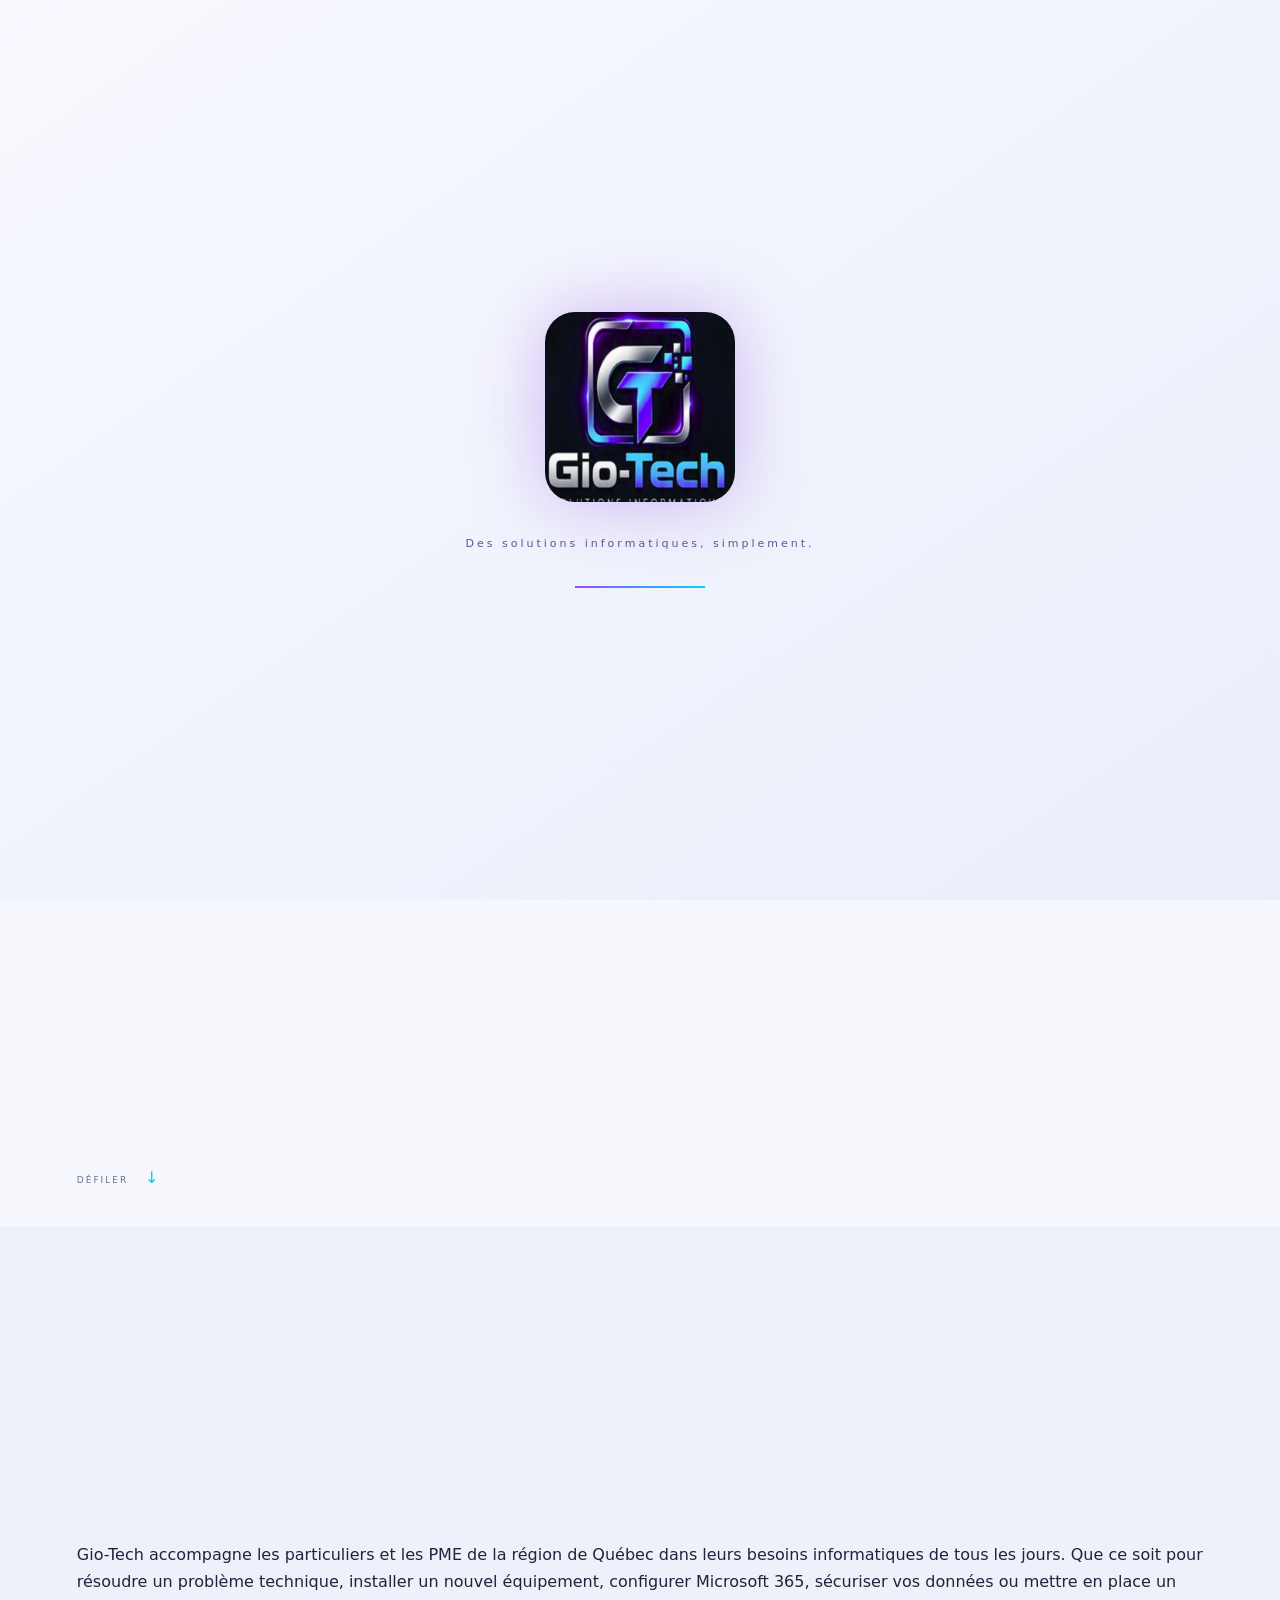
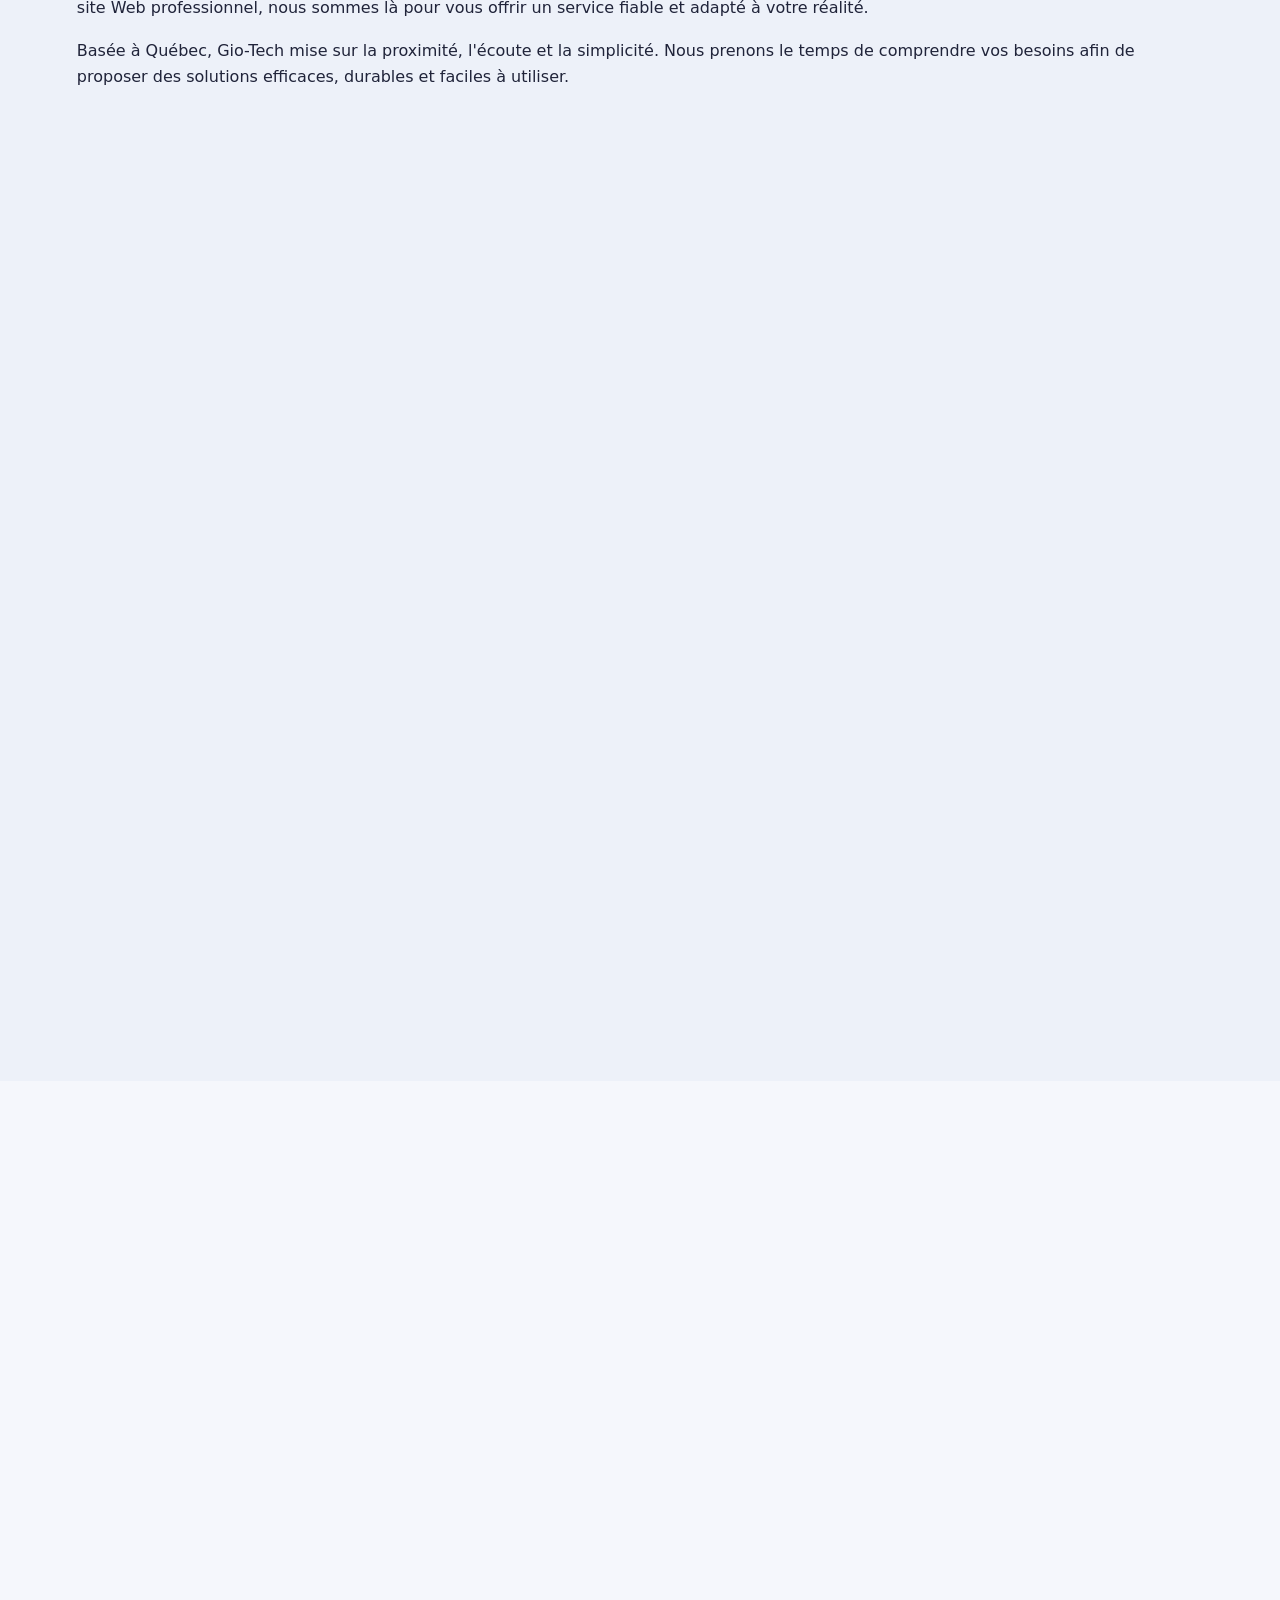
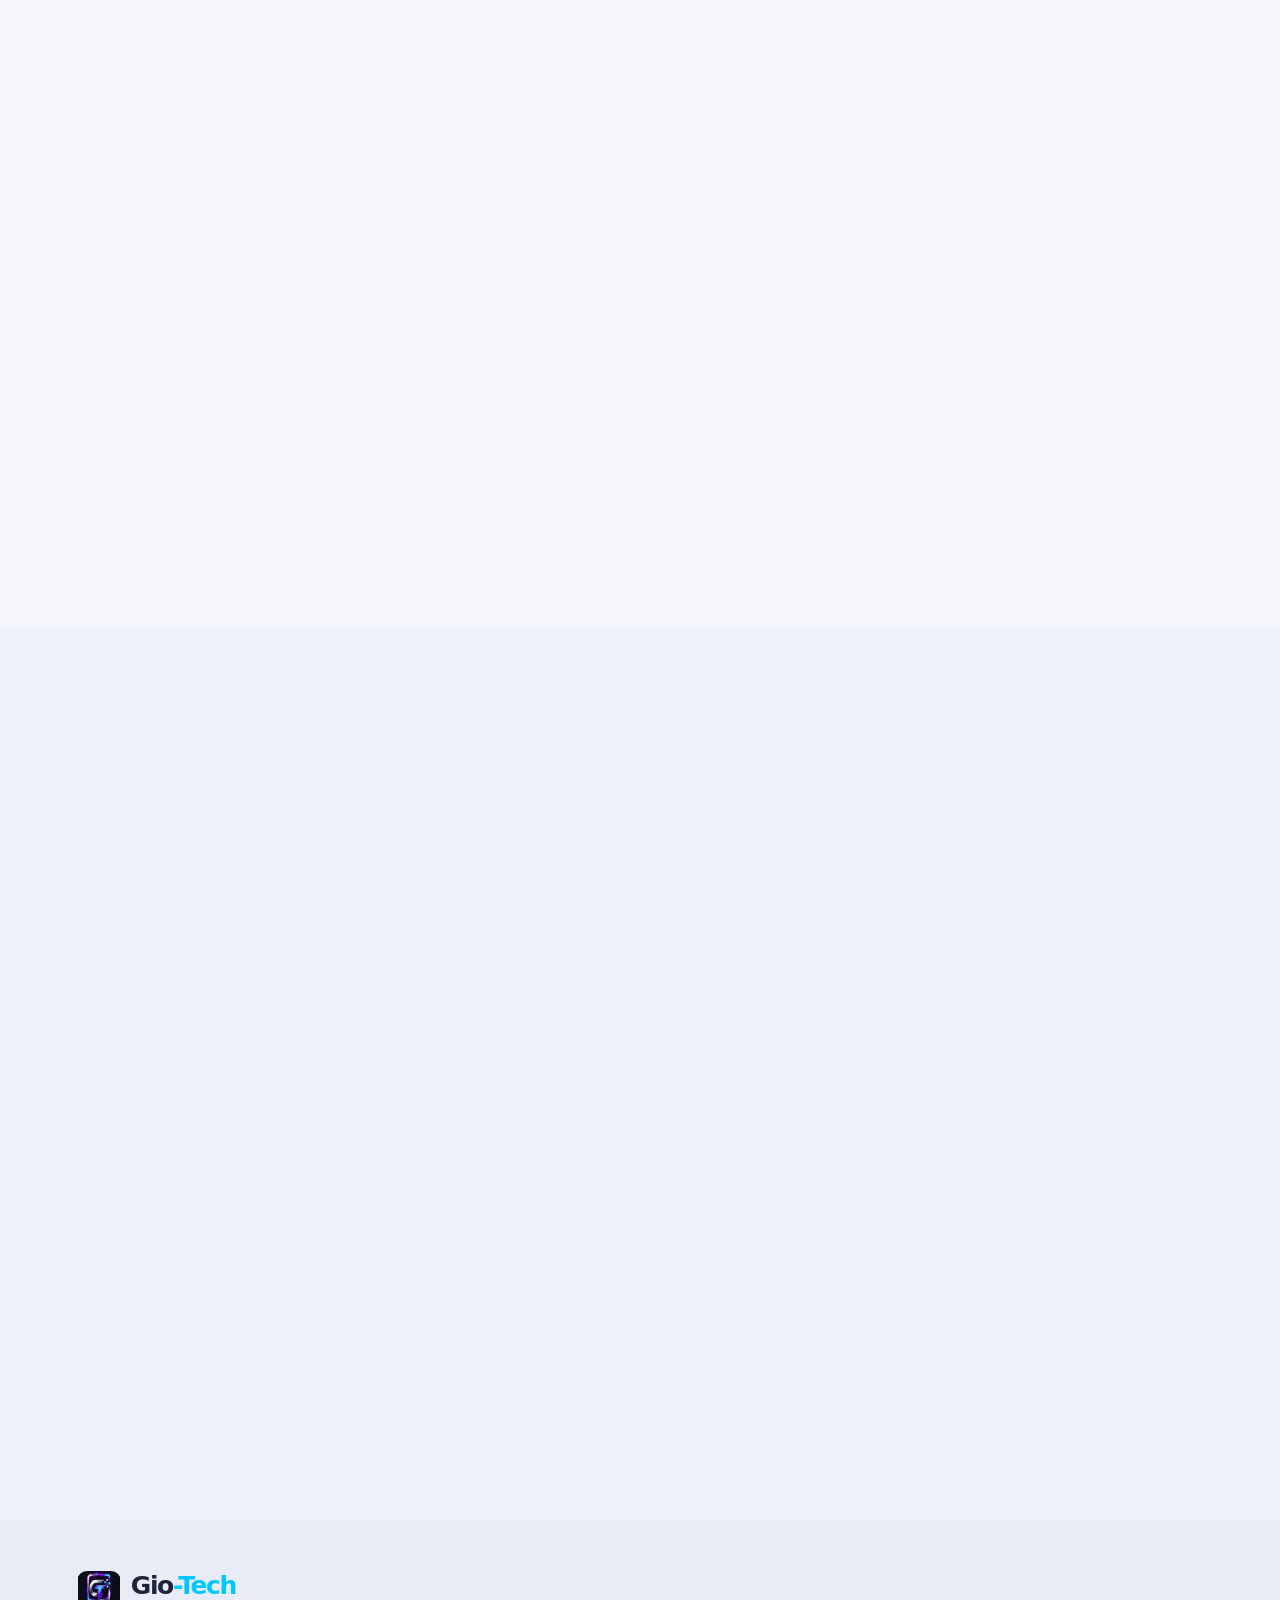
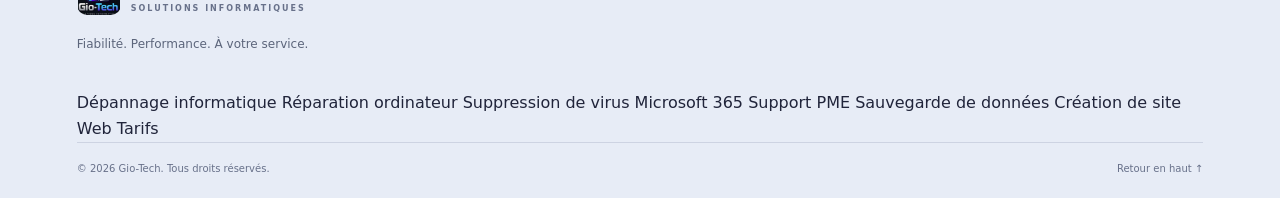
<file: index.html>
<!doctype html>
<html lang="fr-CA">
<head>
  <meta charset="utf-8">
  <meta name="viewport" content="width=device-width, initial-scale=1">
  <meta name="description" content="Technicien informatique à Québec offrant dépannage informatique, réparation d'ordinateur, suppression de virus, soutien Microsoft 365, réseaux, Wi-Fi et création de sites Web pour particuliers et PME">
  <meta name="theme-color" content="#f5f7fc">
  <meta name="robots" content="index, follow">
  <meta http-equiv="Content-Security-Policy" content="default-src 'self'; base-uri 'self'; object-src 'none'; frame-ancestors 'none'; form-action https://formspree.io; img-src 'self' data:; style-src 'self'; script-src 'self' https://challenges.cloudflare.com; frame-src https://challenges.cloudflare.com; connect-src 'self' https://challenges.cloudflare.com; font-src 'self'; upgrade-insecure-requests">
  <meta property="og:title" content="Technicien informatique à Québec | Dépannage, Réparation PC et Support TI | Gio-Tech">
  <meta property="og:description" content="Dépannage informatique, Microsoft 365, réseaux, cybersécurité et création de sites Web à Québec.">
  <meta property="og:url" content="https://gio-tech.ca">
  <meta property="og:image:alt" content="Gio-Tech - Technicien en informatique à Québec">
  <meta property="og:image:width" content="1536">
  <meta property="og:image:height" content="1024">
  <meta property="og:type" content="website">
  <meta property="og:image" content="https://gio-tech.ca/assets/Open_Graph_logo.png">
  <meta name="twitter:card" content="summary_large_image">
  <meta name="twitter:title" content="GIO-TECH | Support informatique à Québec">
  <meta name="twitter:description" content="Dépannage informatique, Microsoft 365, réseaux, cybersécurité et création de sites Web à Québec.">
  <meta name="twitter:image" content="https://gio-tech.ca/assets/Open_Graph_logo.png">
  <title>Technicien en informatique à Québec | GIO-TECH</title>
  <link rel="icon" href="assets/favicon.svg" type="image/svg+xml">
  <link rel="stylesheet" href="styles.css">
  <link rel="apple-touch-icon" sizes="180x180" href="assets/apple-touch-icon.png">
  <link rel="icon" type="image/png" sizes="32x32" href="assets/favicon-32x32.png">
  <link rel="icon" type="image/png" sizes="16x16" href="assets/favicon-16x16.png">
  <link rel="manifest" href="assets/site.webmanifest">
  <link rel="shortcut icon" href="assets/favicon.ico">
  <link rel="canonical" href="https://gio-tech.ca/">
  <script src="https://challenges.cloudflare.com/turnstile/v0/api.js" async defer></script>
  <script src="script.js" defer></script>
  <script type="application/ld+json">
 {
 "@context":"https://schema.org",
 "@type":"ComputerRepair",
 "name":"GIO-TECH",
 "telephone":"+13679951981",
 "url":"https://gio-tech.ca",
 "priceRange":"$$",
 "areaServed":"Québec",
 "address":{
   "@type":"PostalAddress",
   "addressLocality":"Québec",
   "addressRegion":"QC",
   "addressCountry":"CA"
 }
}
</script>
</head>
<body>
  <a class="skip-link" href="#contenu">Aller au contenu</a>
  <div class="intro" id="intro" aria-label="Gio-Tech">
    <div class="intro-mark"><img src="assets/technicien-informatique-quebec.jpg" alt="Logo Gio-Tech"></div>
    <p>Des solutions informatiques, simplement.</p>
    <span class="intro-line"></span>
  </div>

  <header class="site-header">
    <a class="brand" href="#accueil" aria-label="Gio-Tech, accueil">
      <img src="assets/technicien-informatique-quebec.jpg" alt="Logo Gio-Tech" width="54" height="54">
      <span>Gio<span class="accent">-Tech</span><small>SOLUTIONS INFORMATIQUES</small></span>
    </a>
    <button class="menu-toggle" type="button" aria-expanded="false" aria-controls="navigation" aria-label="Ouvrir le menu">
      <span></span><span></span><span></span>
    </button>
    <nav id="navigation" class="navigation" aria-label="Navigation principale">
      <a href="#services">Services</a><a href="#approche">Notre approche</a><a href="#contact" class="nav-cta">Nous contacter</a>
    </nav>
  </header>

  <main id="contenu">
    <section class="hero section" id="accueil">
      <div class="hero-grid"></div>
      <div class="hero-copy reveal">
        <p class="eyebrow"><span class="pulse"></span> VOTRE PARTENAIRE TECHNOLOGIQUE</p>
        <h1> Technicien en informatique<br>à Québec<span class="gradient-text"> pour particuliers et PME.</span></h1>
        <h2>Soutien informatique à Québec spécialisé en dépannage, réparation d'ordinateurs, création de site Web et support Microsoft 365.</h2>
        <p class="hero-lead">Un support informatique fiable à Québec pour les particuliers et les PME. Dépannage, Microsoft 365, réseaux, sécurité et création de sites Web.</p>
        <div class="hero-actions">
          <a class="button primary" href="#contact">Parlons de votre projet <span aria-hidden="true">↗</span></a>
          <a class="button secondary" href="#services">Découvrir nos services</a>
        </div>
        <div class="trust-line"><span class="trust-icon">✦</span> Fiabilité <i></i> Performance <i></i> À votre service</div>
      </div>
      <div class="hero-visual reveal" aria-label="Illustration technologique">
        <div class="orb orb-one"></div><div class="orb orb-two"></div>
        <div class="visual-card">
          <div class="visual-top"><span class="status-dot"></span> SYSTÈME • CONNECTÉ</div>
          <div class="chip">GT</div>
          <div class="visual-title">Gio-Tech</div>
          <div class="visual-sub">SOLUTIONS INFORMATIQUES</div>
          <div class="visual-bars"><span></span><span></span><span></span><span></span><span></span><span></span><span></span></div>
          <div class="visual-footer"><span>TECHNOLOGIE</span><span>EN TOUTE CONFIANCE</span></div>
        </div>
        <div class="float-tag tag-one">⌘ &nbsp; Support informatique</div>
        <div class="float-tag tag-two">◈ &nbsp; Protection des données</div>
      </div>
      <a class="scroll-cue" href="#services">DÉFILER <span>↓</span></a>
    </section>

    <section class="services section" id="services">
      <div class="section-heading reveal">
    <p class="eyebrow">CE QUE NOUS FAISONS</p>

    <h2>
        Pourquoi<br>
        <span class="gradient-text">choisir Gio-Tech</span>
    </h2>
</div>

<section class="seo-content">

    <p>
        Gio-Tech accompagne les particuliers et les PME de la région de Québec dans leurs besoins informatiques de tous les jours. Que ce soit pour résoudre un problème technique, installer un nouvel équipement, configurer Microsoft 365, sécuriser vos données ou mettre en place un site Web professionnel, nous sommes là pour vous offrir un service fiable et adapté à votre réalité.
    </p>

    <p>
        Basée à Québec, Gio-Tech mise sur la proximité, l'écoute et la simplicité. Nous prenons le temps de comprendre vos besoins afin de proposer des solutions efficaces, durables et faciles à utiliser.
    </p>

</section>

<div class="service-grid">

  <article class="service-card reveal">
    <div class="service-icon">⌘</div>
    <span class="card-number">01</span>
    <h3>Dépannage informatique</h3>
    <p>
      Accompagnement et dépannage pour vous aider à retrouver un environnement informatique fonctionnel.
    </p>
    <a href="depannage-informatique-quebec.html">
      En savoir plus <b>↗</b>
    </a>
  </article>

  <article class="service-card reveal">
    <div class="service-icon">▣</div>
    <span class="card-number">02</span>
    <h3>Réparation d'ordinateur</h3>
    <p>
      Diagnostic, réparation et optimisation d'ordinateurs portables et de bureau.
    </p>
    <a href="reparation-ordinateur-quebec.html">
      En savoir plus <b>↗</b>
    </a>
  </article>

  <article class="service-card reveal">
    <div class="service-icon">⚙</div>
    <span class="card-number">03</span>
    <h3>Support PME</h3>
    <p>
      Accompagnement informatique pour les petites et moyennes entreprises.
    </p>
    <a href="support-pme-quebec.html">
      En savoir plus <b>↗</b>
    </a>
  </article>

  <article class="service-card reveal">
    <div class="service-icon">▤</div>
    <span class="card-number">04</span>
    <h3>Sauvegarde de données</h3>
    <p>
      Solutions de sauvegarde et récupération de données pour protéger vos informations importantes.
    </p>
    <a href="sauvegarde-donnees-quebec.html">
      En savoir plus <b>↗</b>
    </a>
  </article>

  <article class="service-card reveal">
    <div class="service-icon">▦</div>
    <span class="card-number">05</span>
    <h3>Microsoft 365</h3>
    <p>
      Aide à la mise en place et à la configuration des outils Microsoft 365.
    </p>
    <a href="microsoft-365-quebec.html">
      En savoir plus <b>↗</b>
    </a>
  </article>

  <article class="service-card reveal">
    <div class="service-icon">🛡</div>
    <span class="card-number">06</span>
    <h3>Suppression de virus</h3>
    <p>
      Élimination des virus, logiciels malveillants et problèmes de sécurité informatique.
    </p>
    <a href="suppression-virus-quebec.html">
      En savoir plus <b>↗</b>
    </a>
  </article>

  <article class="service-card service-feature reveal">
    <div class="service-icon">◎</div>
    <span class="card-number">07</span>
    <h3>Création de sites Web</h3>
    <p>
      Une présence en ligne professionnelle pour présenter votre entreprise et attirer de nouveaux clients.
    </p>
    <a href="creation-site-web-quebec.html">
      En savoir plus <b>↗</b>
    </a>
  </article>

</div>
  </section>
    <section class="approach section" id="approche">
      <div class="approach-art reveal"><div class="rings"><span></span><span></span><span></span><div class="ring-core">GT</div></div><div class="art-caption">FIABILITÉ · PERFORMANCE · SERVICE</div></div>
      <div class="approach-copy reveal">
        <p class="eyebrow">L'INFORMATIQUE SANS COMPLICATION</p>
        <h2>Votre technologie.<br><span class="gradient-text">En mieux.</span></h2>
        <p>Un problème informatique ne devrait pas ralentir vos activités. Gio-Tech met l'accent sur des solutions pratiques, une communication claire et un accompagnement adapté à vos besoins.</p>
        <ul class="benefits"><li><span>✓</span><div><b>Une approche adaptée</b><small>Des recommandations selon votre réalité et vos priorités.</small></div></li><li><span>✓</span><div><b>Des explications claires</b><small>Comprendre les options avant de prendre une décision.</small></div></li><li><span>✓</span><div><b>Un seul point de contact</b><small>Une façon simple de discuter de vos besoins informatiques.</small></div></li></ul>
        <a class="text-link" href="#contact">Parler à Gio-Tech <span>↗</span></a>
      </div>
    </section>

    <section class="cta-band section reveal">
      <div><p class="eyebrow">PRÊT À PASSER À L'ACTION ?</p><h2>Votre prochain projet commence<br><span class="gradient-text">par une conversation.</span></h2></div>
      <a class="button primary" href="mailto:gio.technicien@gmail.com?subject=Demande%20de%20renseignements%20-%20Gio-Tech">Écrivez-nous <span>↗</span></a>
    </section>

    <section class="contact section" id="contact">
      <div class="contact-intro reveal"><p class="eyebrow">ENTRONS EN CONTACT</p><h2>Comment pouvons-nous<br><span class="gradient-text">vous aider ?</span></h2><p>Décrivez-nous brièvement votre besoin. Nous serons heureux d'en discuter avec vous.</p>
        <div class="contact-details">
          <a href="tel:+13679951981"><span class="detail-icon">☎</span><span><small>TÉLÉPHONE</small><b>367-995-1981</b></span></a>
          <a href="mailto:gio.technicien@gmail.com"><span class="detail-icon">✉</span><span><small>COURRIEL</small><b>gio.technicien@gmail.com</b></span></a>
          <a href="https://www.google.com/maps/search/?api=1&query=Quebec%2C%20QC" target="_blank" rel="noopener noreferrer"><span class="detail-icon">⌖</span><span><small>SECTEUR</small><b>Québec, QC</b></span></a>
        </div>
      </div>
      <form class="contact-form reveal" id="contact-form" action="https://formspree.io/f/xzeekkzw" method="POST">
        <label for="name">Votre nom</label><input id="name" name="name" autocomplete="name" maxlength="100" required>
        <label for="email">Votre courriel</label><input id="email" name="email" type="email" autocomplete="email" maxlength="254" required>
        <label for="subject">Sujet</label><input id="subject" name="subject" maxlength="120" required>
        <label for="message">Votre message + Numéro de Téléphone</label><textarea id="message" name="message" rows="5" maxlength="3000" required></textarea>
        <div class="honeypot" aria-hidden="true">
          <label for="website-address">Ne pas remplir ce champ</label>
          <input id="website-address" type="text" name="_gotcha" tabindex="-1" autocomplete="off">
        </div>
        <div class="turnstile-wrap">
          <div class="cf-turnstile" data-sitekey="0x4AAAAAAFy3pLSmN16VrvKZ" data-theme="light"></div>
        </div>
        <button class="button primary submit-button" type="submit">Envoyer mon message <span>↗</span></button>
        <p class="form-note" id="form-note" aria-live="polite">Vos informations sont transmises de façon sécurisée à Formspree pour acheminer votre message à Gio-Tech.</p>
      </form>
    </section>
  </main>

  <footer class="footer">
    <a class="brand footer-brand" href="#accueil"><img src="assets/technicien-informatique-quebec.jpg" alt="Logo Gio-Tech" width="44" height="44"><span>Gio<span class="accent">-Tech</span><small>SOLUTIONS INFORMATIQUES</small></span></a>
    <p>Fiabilité. Performance. À votre service.</p>
    <div class="footer-links">

<a href="depannage-informatique-quebec.html">Dépannage informatique</a>

<a href="reparation-ordinateur-quebec.html">Réparation ordinateur</a>

<a href="suppression-virus-quebec.html">Suppression de virus</a>

<a href="microsoft-365-quebec.html">Microsoft 365</a>

<a href="support-pme-quebec.html">Support PME</a>

<a href="sauvegarde-donnees-quebec.html">Sauvegarde de données</a>

<a href="creation-site-web-quebec.html">Création de site Web</a>

<a href="tarifs.html">Tarifs</a>

</div>
    <div class="footer-bottom"><span>© <span id="year"></span> Gio-Tech. Tous droits réservés.</span><a href="#accueil">Retour en haut ↑</a></div>
  </footer>
</body>
</html>
</file>
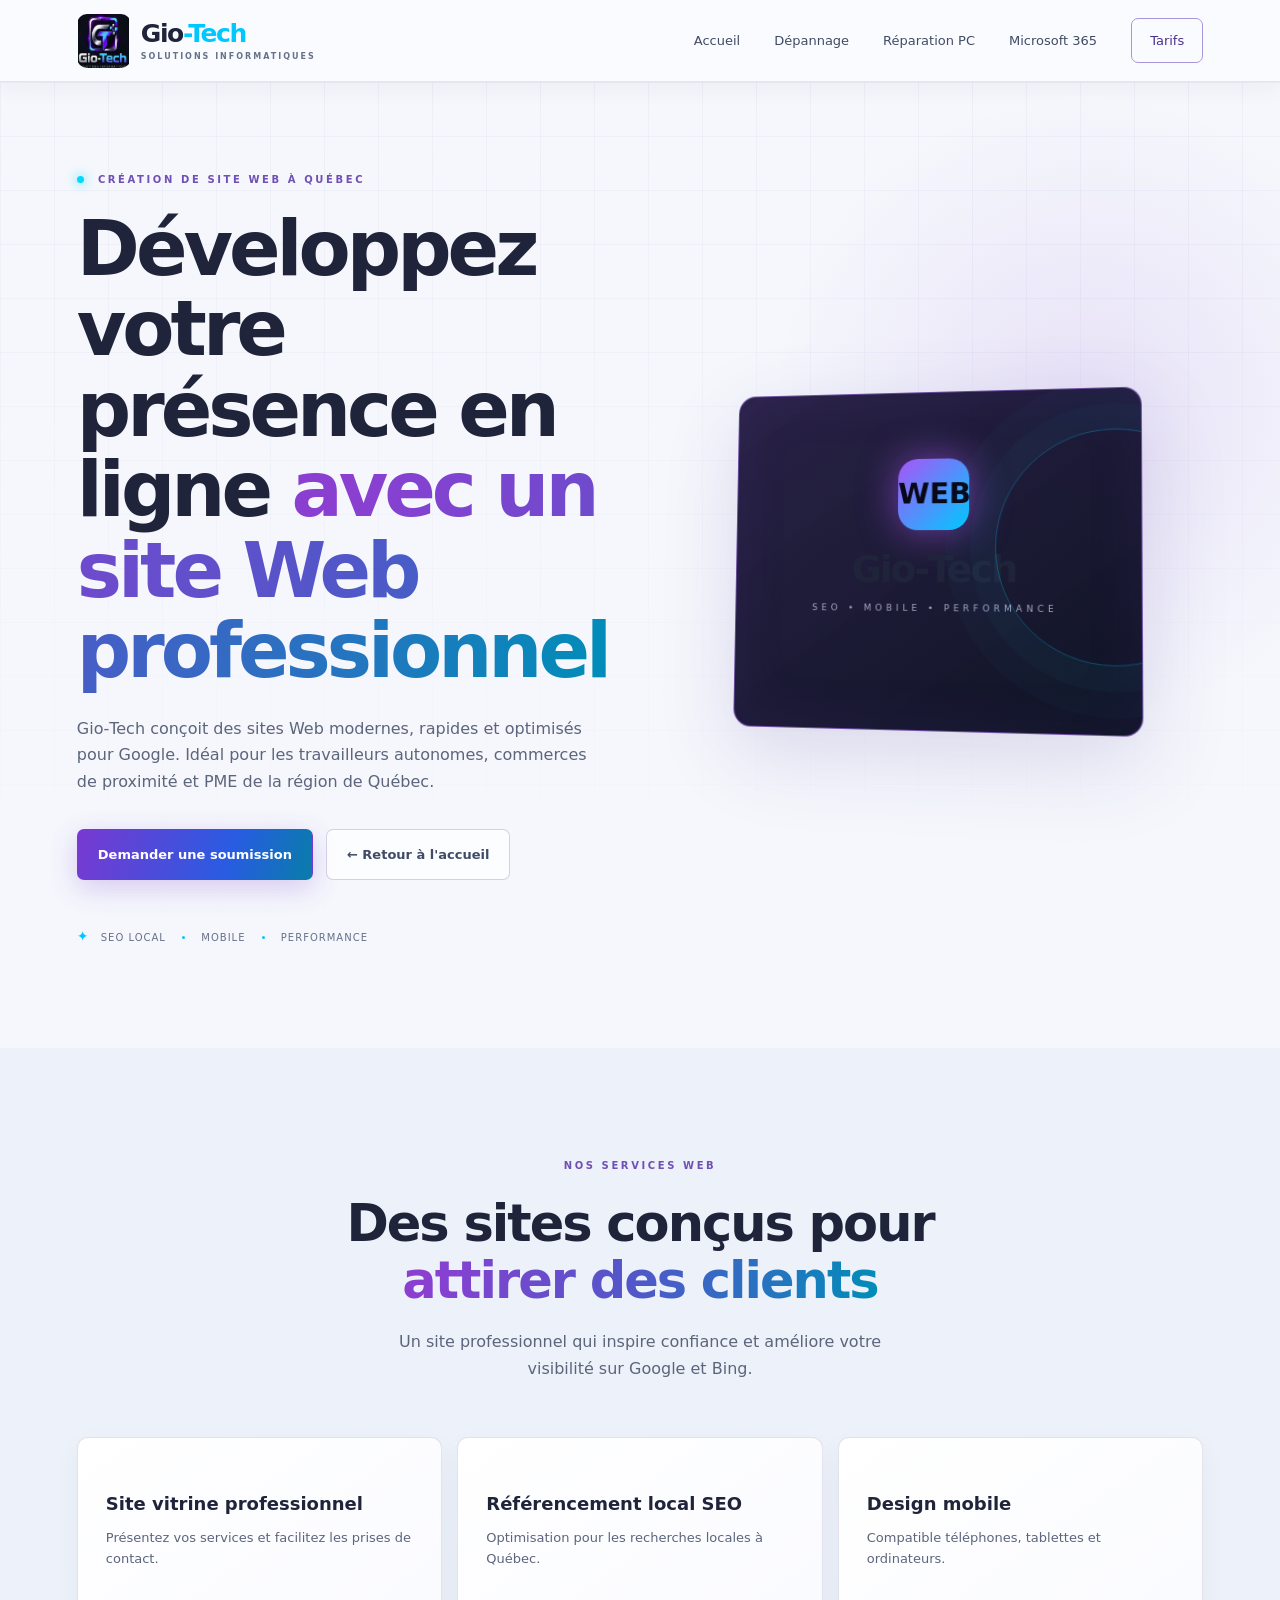
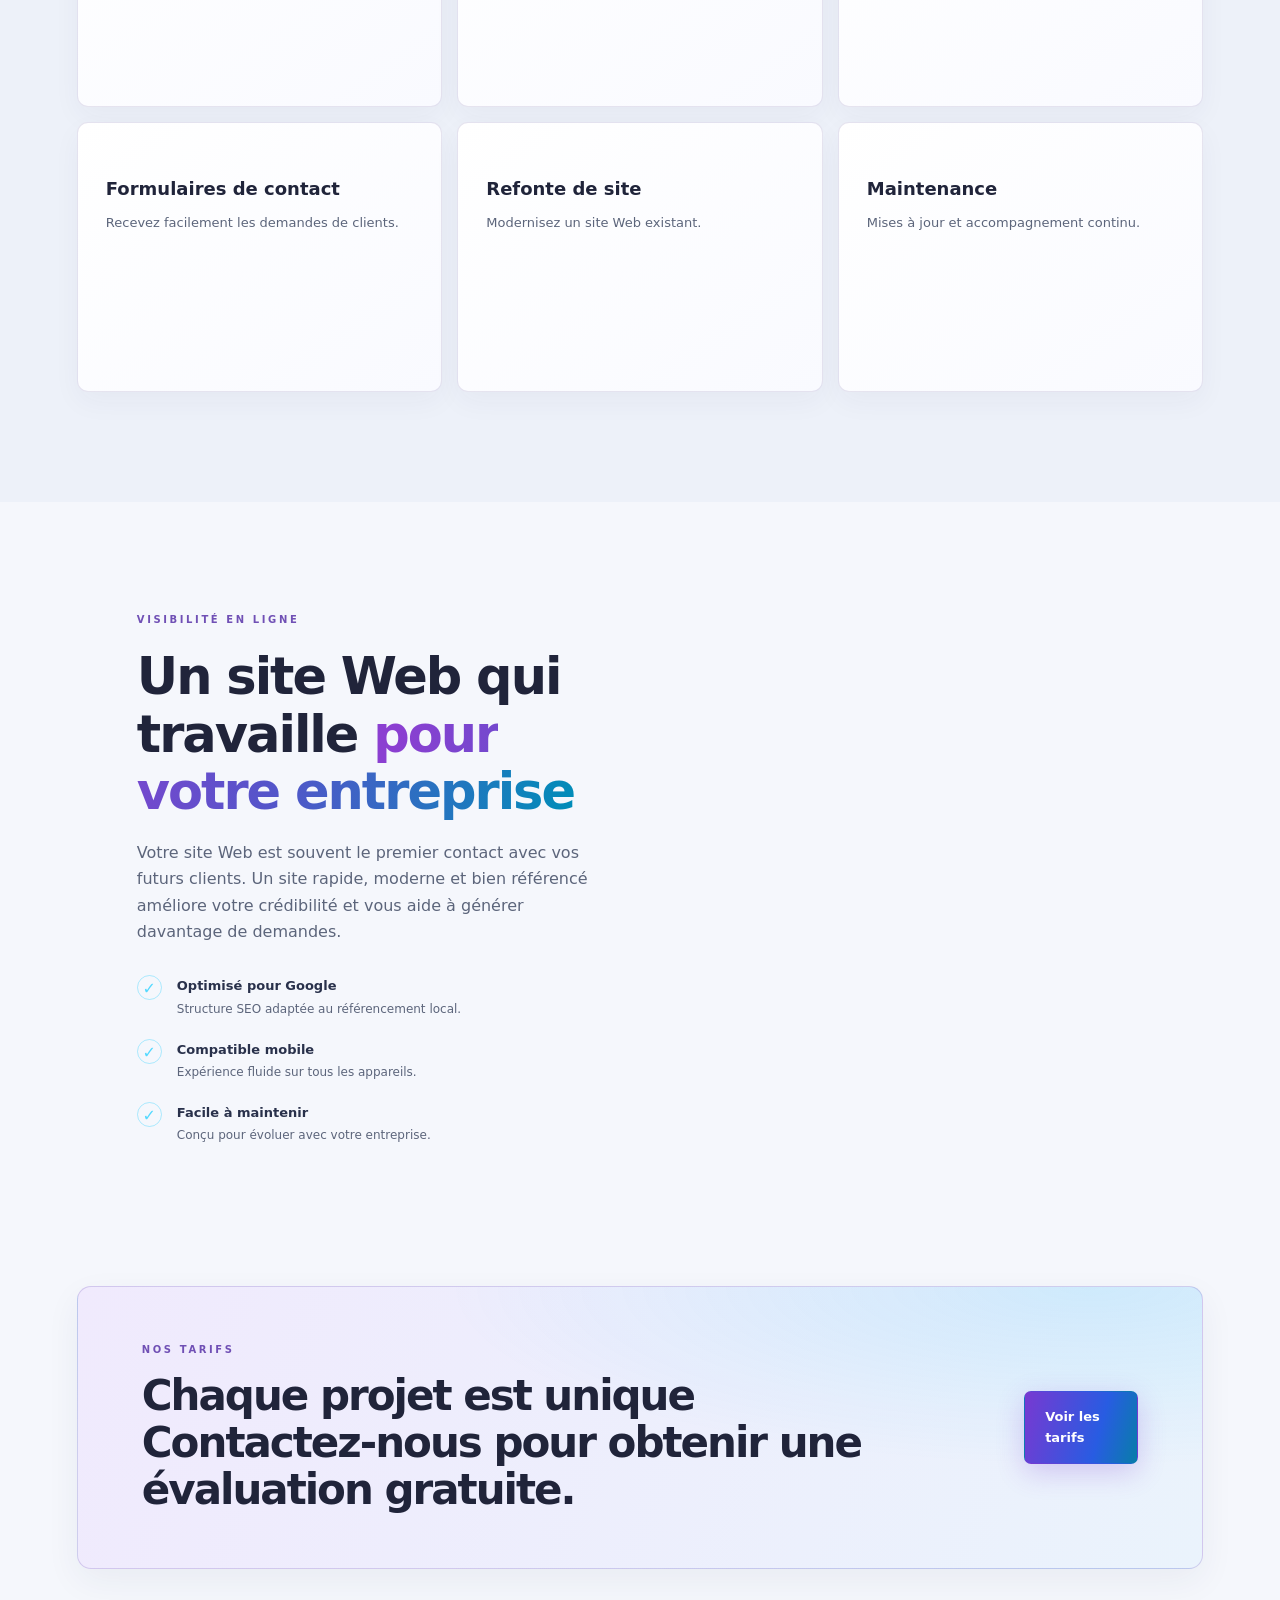
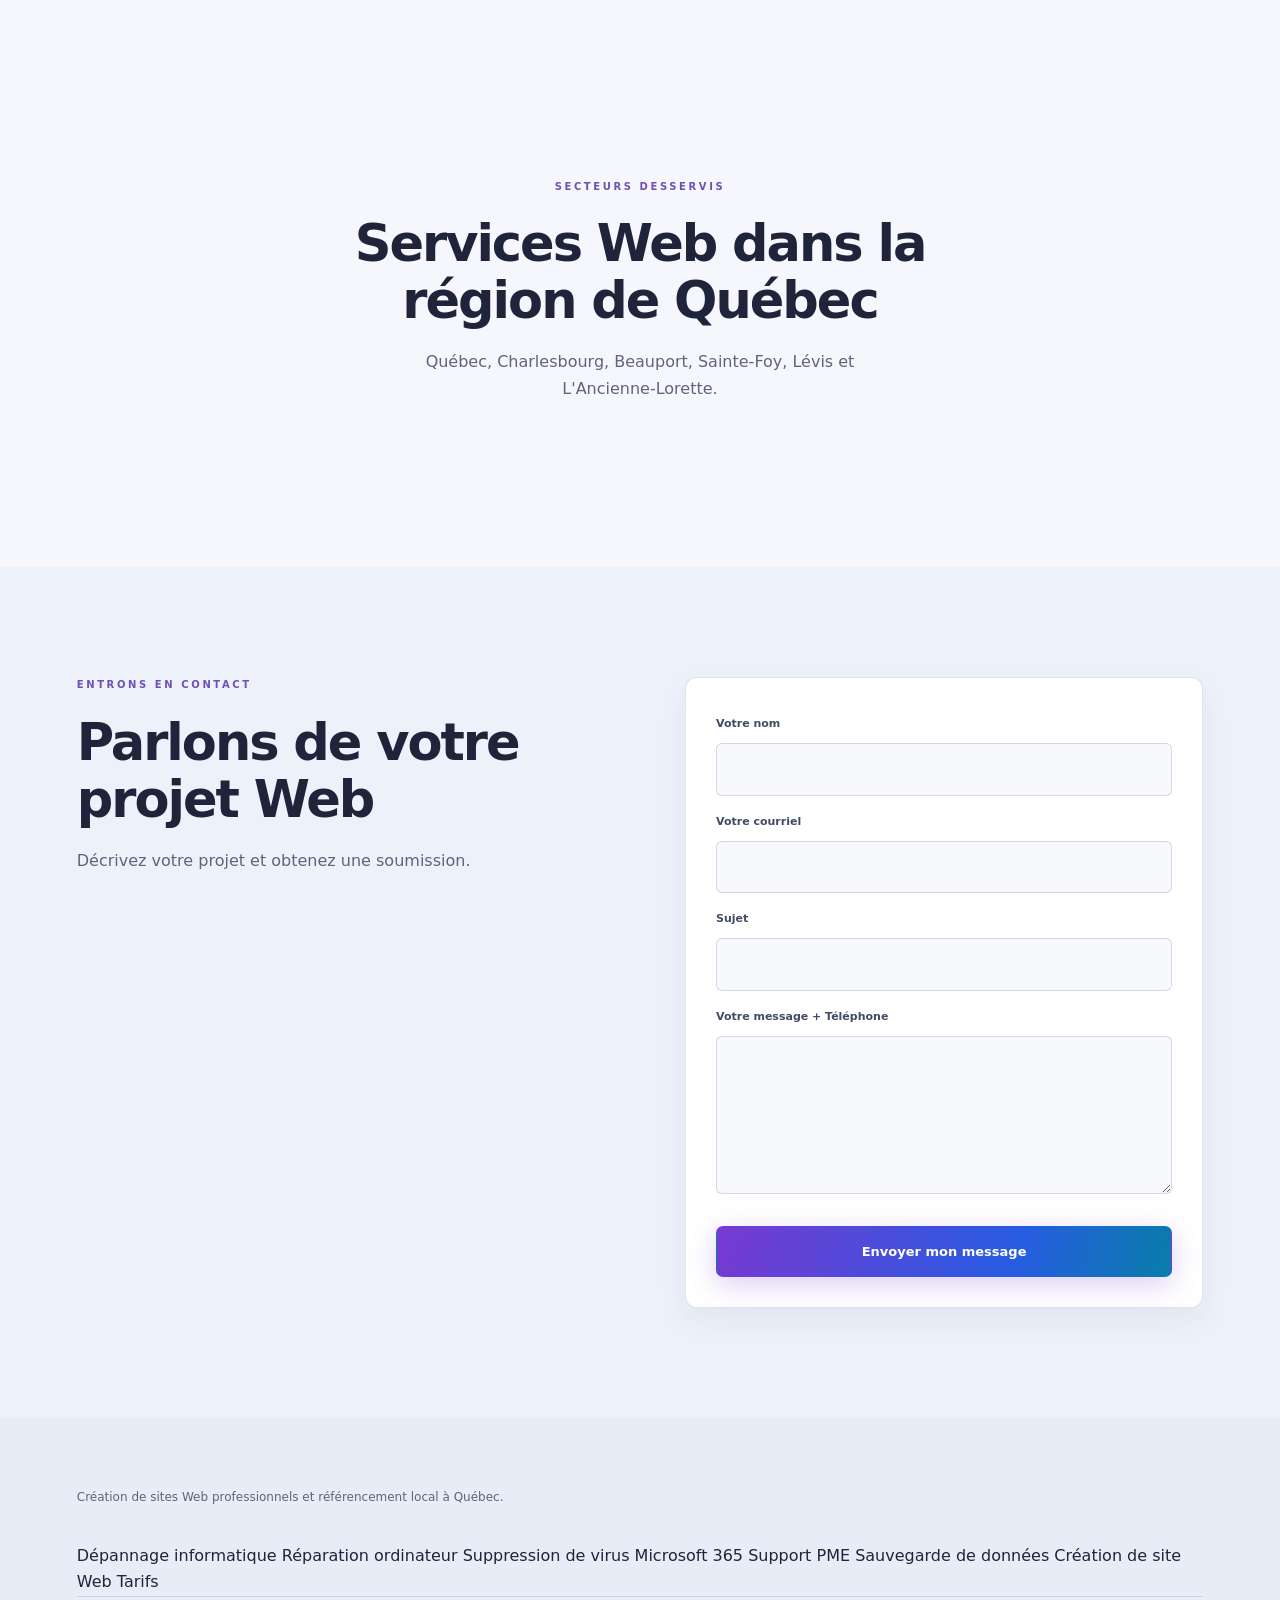
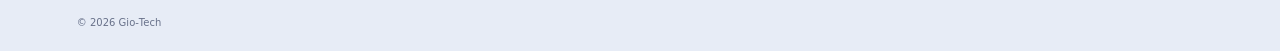
<file: creation-site-web-quebec.html>
<!DOCTYPE html>
<html lang="fr-CA">
<head>
<meta charset="utf-8">
<meta name="viewport" content="width=device-width, initial-scale=1">
<title>Création de site Web à Québec | Sites professionnels | Gio‑Tech</title>
<meta name="description" content="Création de sites Web professionnels à Québec pour travailleurs autonomes, commerces et PME. Sites modernes, rapides, adaptés aux mobiles et optimisés pour Google.">
<meta name="robots" content="index, follow">
<meta name="geo.region" content="CA-QC">
<meta name="geo.placename" content="Québec">
<meta name="ICBM" content="46.8139,-71.2080">
<link rel="canonical" href="https://gio-tech.ca/creation-site-web-quebec.html">
<meta property="og:title" content="Création de site Web à Québec | Gio‑Tech">
<meta property="og:description" content="Sites Web professionnels et référencement local à Québec.">
<meta property="og:type" content="website">
<meta property="og:image" content="https://gio-tech.ca/assets/Open_Graph_logo.png">
<link rel="stylesheet" href="styles.css">
<link rel="icon" href="assets/favicon.svg">
<script src="https://challenges.cloudflare.com/turnstile/v0/api.js" async defer></script>
<script src="script.js" defer></script>
<script type="application/ld+json">
{
  "@context":"https://schema.org",
  "@type":"ProfessionalService",
  "name":"GIO-TECH",
  "url":"https://gio-tech.ca",
  "telephone":"+13679951981",
  "priceRange":"$",
  "address":{
    "@type":"PostalAddress",
    "addressLocality":"Québec",
    "addressRegion":"QC",
    "postalCode":"G1H",
    "addressCountry":"CA"
  },
  "areaServed":["Québec","Charlesbourg","Beauport","Sainte-Foy","Lévis","L'Ancienne-Lorette"]
}
</script>
</head>
<body>
<header class="site-header">
<a class="brand" href="index.html">
<img src="assets/technicien-informatique-quebec.jpg" alt="Logo Gio-Tech" width="54" height="54">
<span>Gio<span class="accent">-Tech</span><small>SOLUTIONS INFORMATIQUES</small></span>
</a>
<button class="menu-toggle" type="button" aria-expanded="false" aria-controls="navigation"><span></span><span></span><span></span></button>
<nav id="navigation" class="navigation">
<a href="index.html">Accueil</a>
<a href="depannage-informatique-quebec.html">Dépannage</a>
<a href="reparation-ordinateur-quebec.html">Réparation PC</a>
<a href="microsoft-365-quebec.html">Microsoft 365</a>
<a href="tarifs.html" class="nav-cta">Tarifs</a>
</nav>
</header>
<main>
<section class="hero section">
<div class="hero-grid"></div>
<div class="hero-copy reveal">
<p class="eyebrow"><span class="pulse"></span> CRÉATION DE SITE WEB À QUÉBEC</p>
<h1>Développez votre présence en ligne <span class="gradient-text">avec un site Web professionnel</span></h1>
<p class="hero-lead">Gio‑Tech conçoit des sites Web modernes, rapides et optimisés pour Google. Idéal pour les travailleurs autonomes, commerces de proximité et PME de la région de Québec.</p>
<div class="hero-actions">
<a class="button primary" href="#contact">Demander une soumission</a>
<a class="button secondary" href="index.html">← Retour à l'accueil</a>
</div>
<div class="trust-line"><span class="trust-icon">✦</span> SEO Local <i></i> Mobile <i></i> Performance</div>
</div>
<div class="hero-visual reveal">
<div class="visual-card">
<div class="chip">WEB</div>
<div class="visual-title">Gio‑Tech</div>
<div class="visual-sub">SEO • MOBILE • PERFORMANCE</div>
</div>
</div>
</section>
<section class="services section">
<div class="section-heading">
<p class="eyebrow">NOS SERVICES WEB</p>
<h2>Des sites conçus pour <span class="gradient-text">attirer des clients</span></h2>
<p>Un site professionnel qui inspire confiance et améliore votre visibilité sur Google et Bing.</p>
</div>
<div class="service-grid">
<article class="service-card"><h3>Site vitrine professionnel</h3><p>Présentez vos services et facilitez les prises de contact.</p></article>
<article class="service-card"><h3>Référencement local SEO</h3><p>Optimisation pour les recherches locales à Québec.</p></article>
<article class="service-card"><h3>Design mobile</h3><p>Compatible téléphones, tablettes et ordinateurs.</p></article>
<article class="service-card"><h3>Formulaires de contact</h3><p>Recevez facilement les demandes de clients.</p></article>
<article class="service-card"><h3>Refonte de site</h3><p>Modernisez un site Web existant.</p></article>
<article class="service-card"><h3>Maintenance</h3><p>Mises à jour et accompagnement continu.</p></article>
</div>
</section>
<section class="approach section">
<div class="approach-copy reveal">
<p class="eyebrow">VISIBILITÉ EN LIGNE</p>
<h2>Un site Web qui travaille <span class="gradient-text">pour votre entreprise</span></h2>
<p>Votre site Web est souvent le premier contact avec vos futurs clients. Un site rapide, moderne et bien référencé améliore votre crédibilité et vous aide à générer davantage de demandes.</p>
<ul class="benefits">
<li><span>✓</span><div><b>Optimisé pour Google</b><small>Structure SEO adaptée au référencement local.</small></div></li>
<li><span>✓</span><div><b>Compatible mobile</b><small>Expérience fluide sur tous les appareils.</small></div></li>
<li><span>✓</span><div><b>Facile à maintenir</b><small>Conçu pour évoluer avec votre entreprise.</small></div></li>
</ul>
</div>
</section>
<section class="cta-band section reveal">
<div><p class="eyebrow">NOS TARIFS</p><h2> Chaque projet est unique <br>Contactez-nous pour obtenir une évaluation gratuite.</h2></div>
<a class="button primary" href="tarifs.html">Voir les tarifs</a>
</section>
<section class="section">
<div class="section-heading">
<p class="eyebrow">SECTEURS DESSERVIS</p>
<h2>Services Web dans la région de Québec</h2>
<p>Québec, Charlesbourg, Beauport, Sainte‑Foy, Lévis et L'Ancienne‑Lorette.</p>
</div>
</section>
<section class="contact section" id="contact">
<div class="contact-intro">
<p class="eyebrow">ENTRONS EN CONTACT</p>
<h2>Parlons de votre projet Web</h2>
<p>Décrivez votre projet et obtenez une soumission.</p>
</div>
<form class="contact-form" action="https://formspree.io/f/xzeekkzw" method="POST">
<label for="name">Votre nom</label><input id="name" name="name" required>
<label for="email">Votre courriel</label><input id="email" name="email" type="email" required>
<label for="subject">Sujet</label><input id="subject" name="subject" required>
<label for="message">Votre message + Téléphone</label><textarea id="message" name="message" rows="5" required></textarea>
<div class="honeypot" aria-hidden="true"><input type="text" name="_gotcha"></div>
<div class="cf-turnstile" data-sitekey="0x4AAAAAAFy3pLSmN16VrvKZ"></div>
<button class="button primary submit-button" type="submit">Envoyer mon message</button>
</form>
</section>
</main>
<footer class="footer">
<p>Création de sites Web professionnels et référencement local à Québec.</p>
<div class="footer-links">

<a href="depannage-informatique-quebec.html">Dépannage informatique</a>

<a href="reparation-ordinateur-quebec.html">Réparation ordinateur</a>

<a href="suppression-virus-quebec.html">Suppression de virus</a>

<a href="microsoft-365-quebec.html">Microsoft 365</a>

<a href="support-pme-quebec.html">Support PME</a>

<a href="sauvegarde-donnees-quebec.html">Sauvegarde de données</a>

<a href="creation-site-web-quebec.html">Création de site Web</a>

<a href="tarifs.html">Tarifs</a>

</div>
<div class="footer-bottom"><span>© <span id="year"></span> Gio‑Tech</span></div>
</footer>
</body>
</html>
</file>
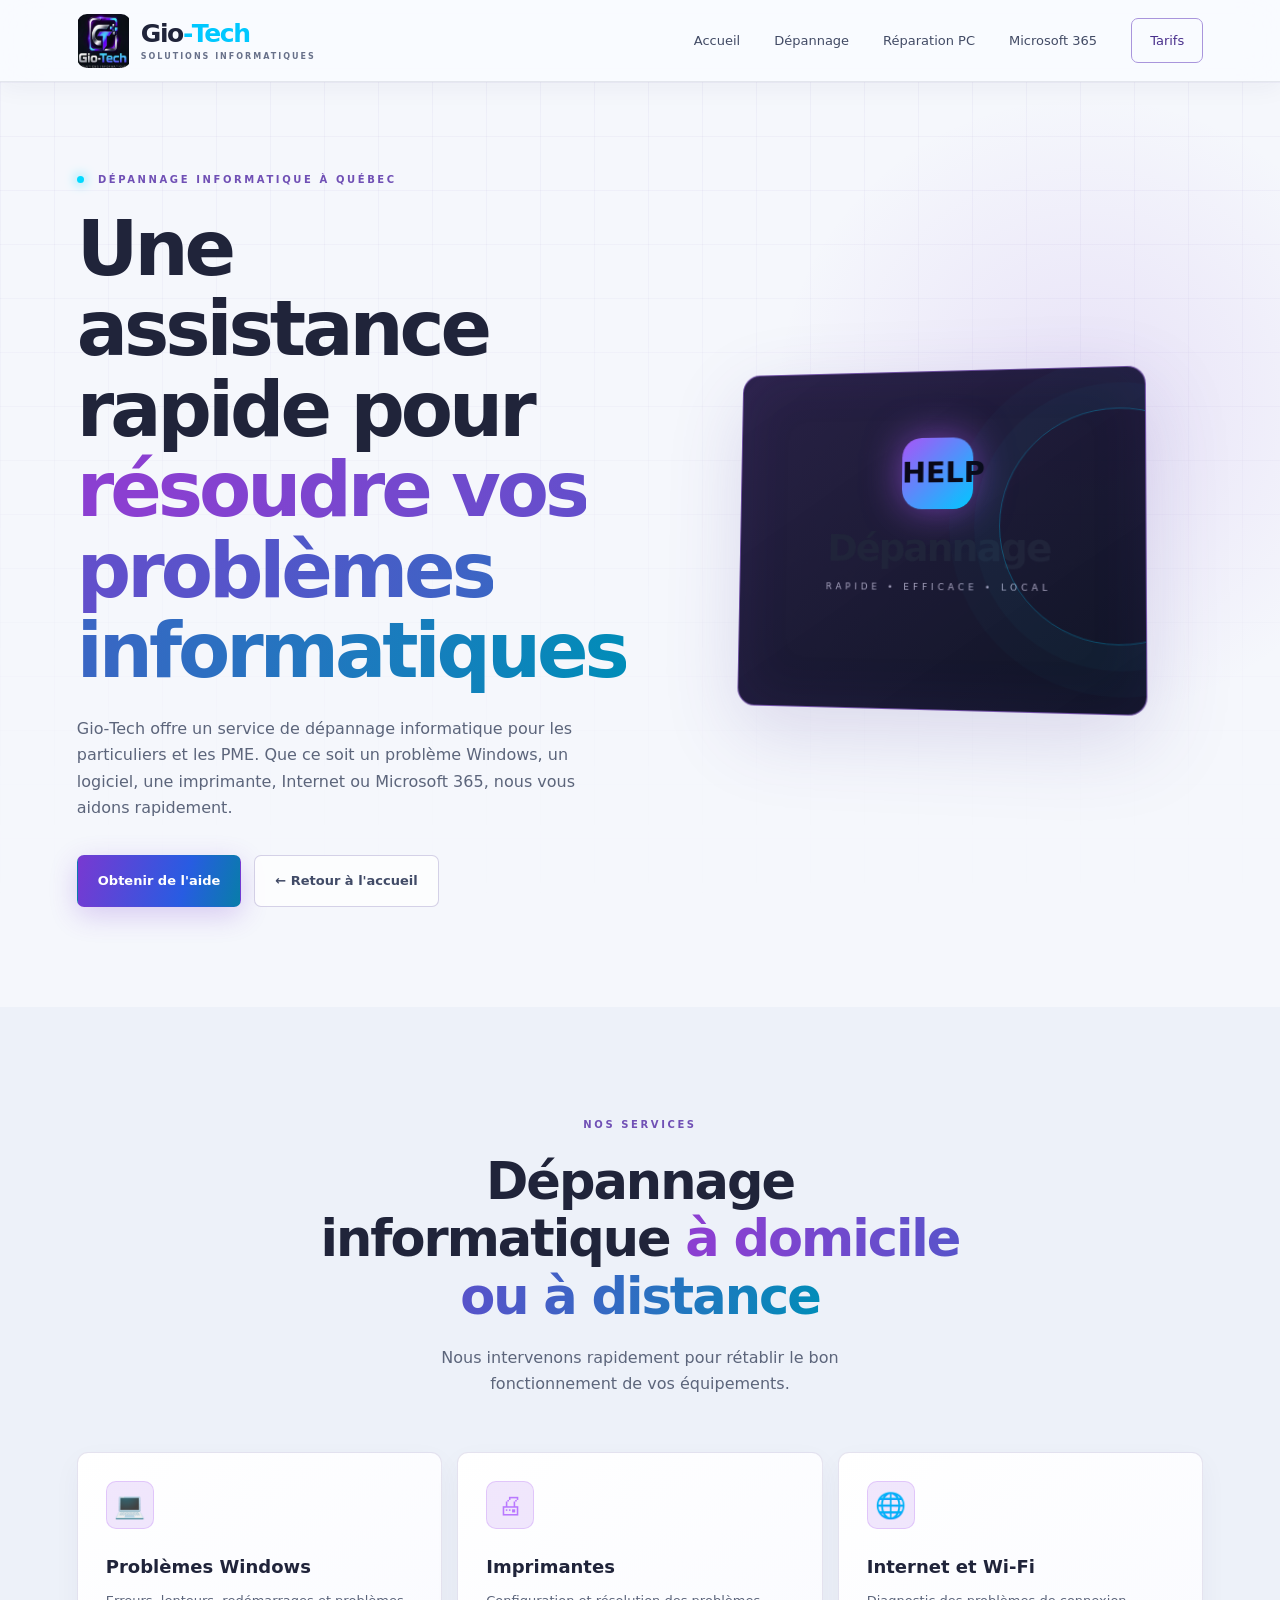
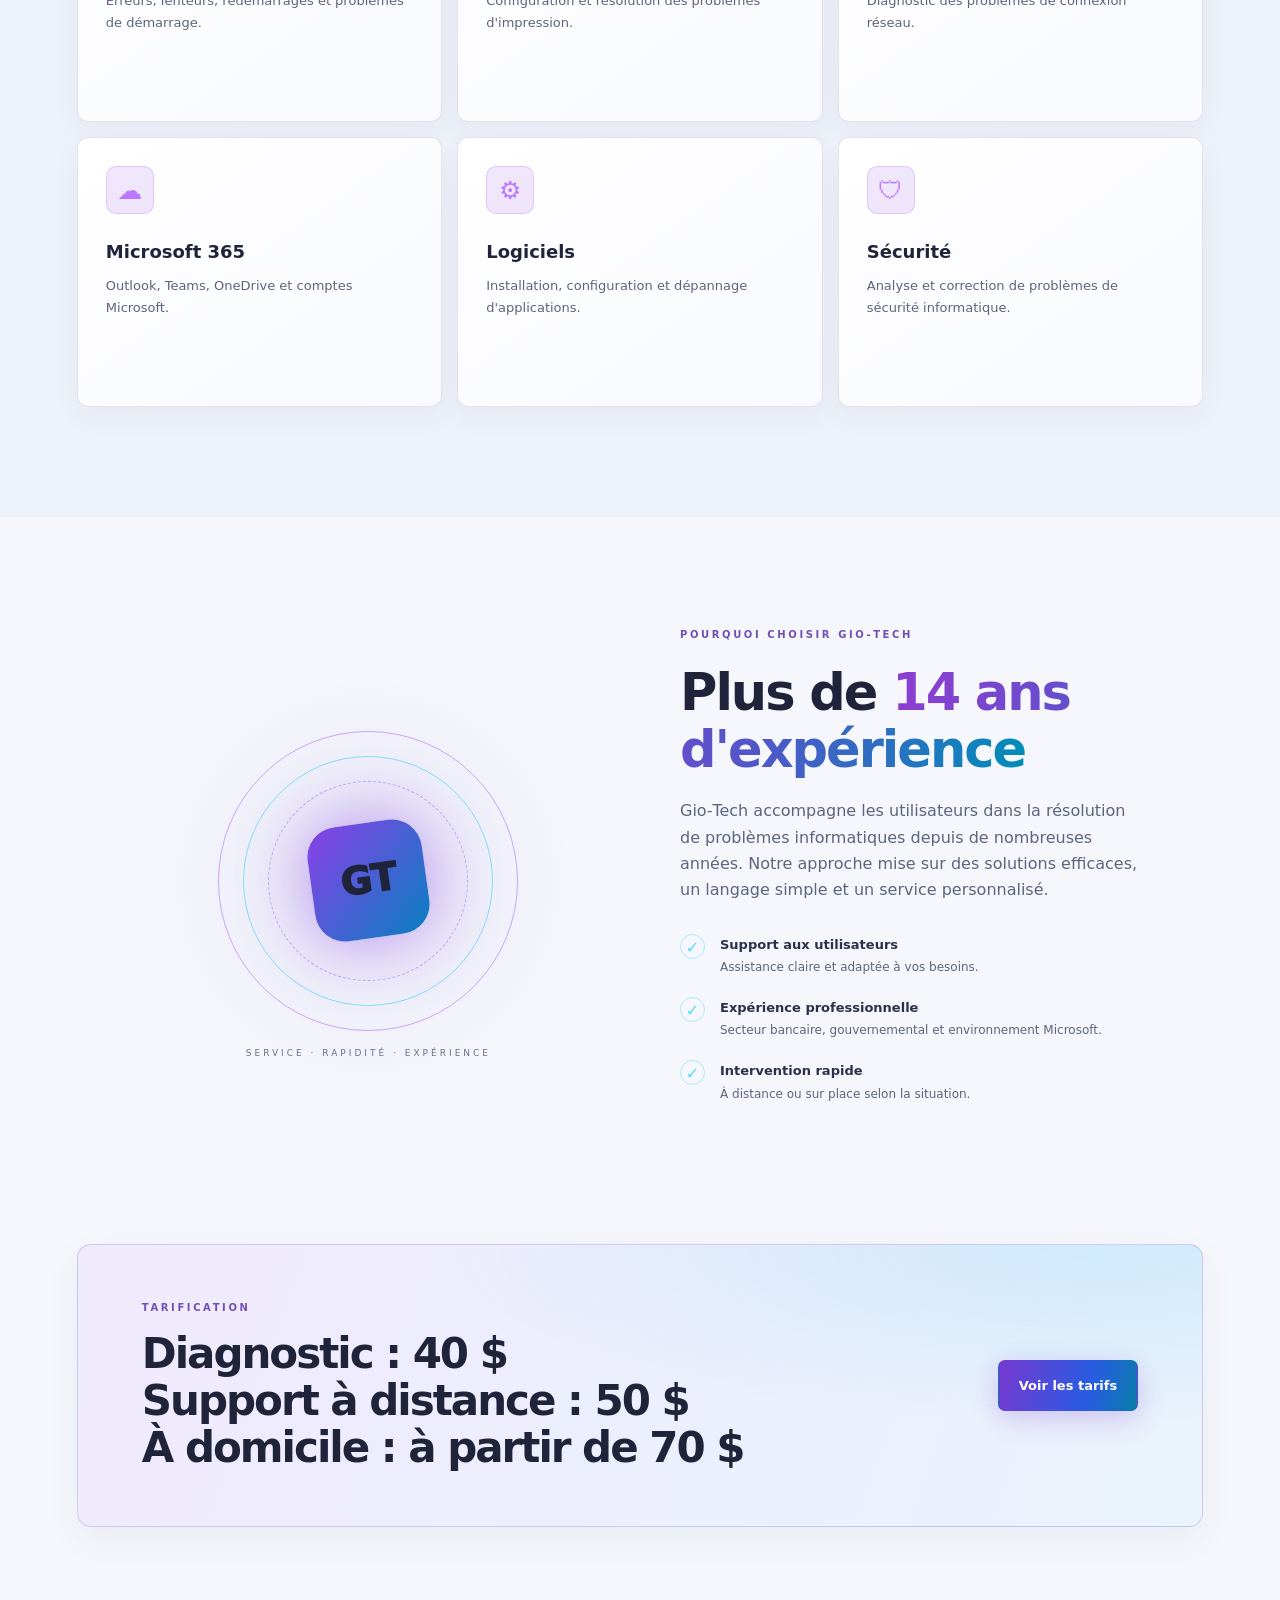
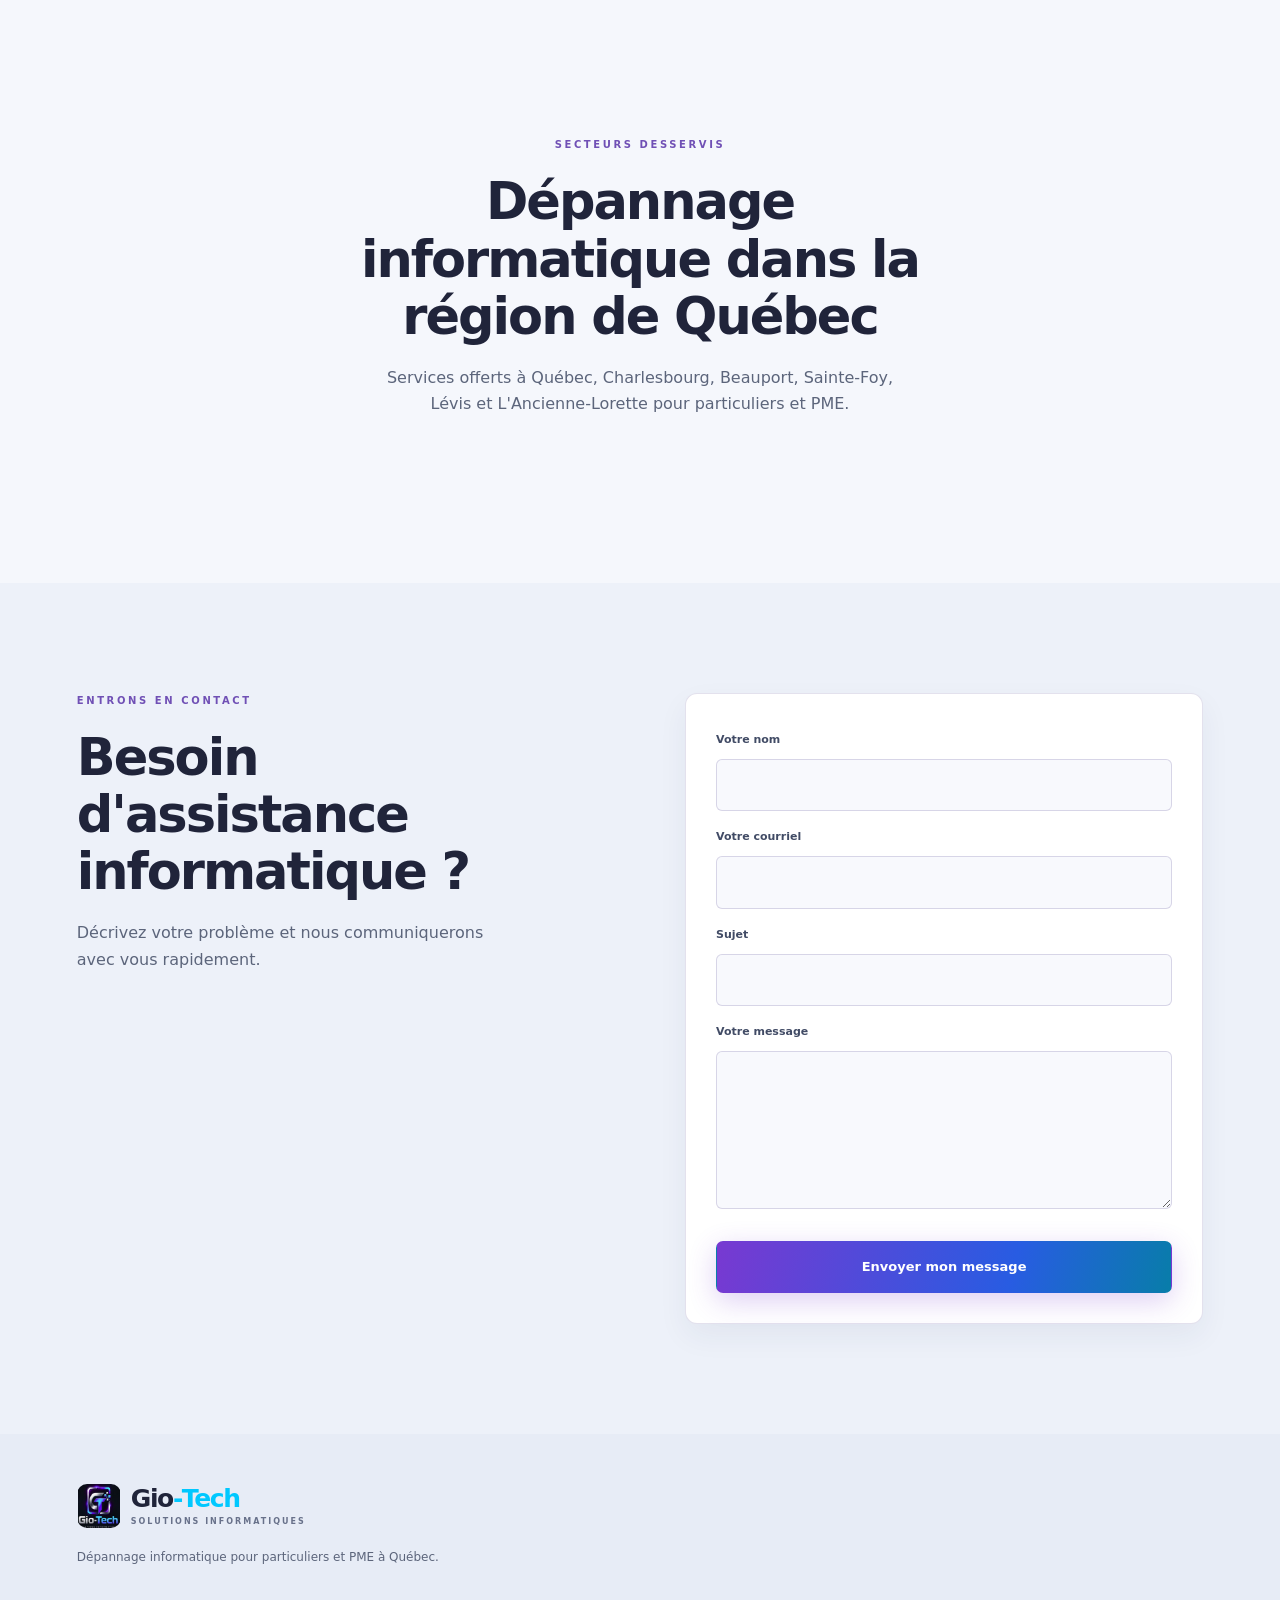
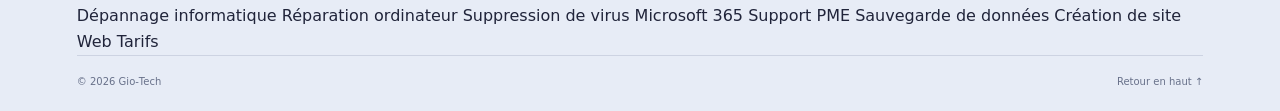
<file: depannage-informatique-quebec.html>
<!DOCTYPE html>
<html lang="fr-CA">
<head>
<meta charset="utf-8">
<meta name="viewport" content="width=device-width, initial-scale=1">
<title>Dépannage informatique à Québec | Support rapide | Gio‑Tech</title>
<meta name="description" content="Service de dépannage informatique à Québec pour particuliers et PME. Résolution de problèmes Windows, Microsoft 365, réseau, Wi‑Fi, imprimantes et logiciels.">
<meta name="robots" content="index, follow">
<meta name="geo.region" content="CA-QC">
<meta name="geo.placename" content="Québec">
<meta name="ICBM" content="46.8139,-71.2080">
<link rel="canonical" href="https://gio-tech.ca/depannage-informatique-quebec.html">
<meta property="og:title" content="Dépannage informatique à Québec | Gio‑Tech">
<meta property="og:description" content="Support informatique rapide pour particuliers et PME à Québec.">
<meta property="og:type" content="website">
<meta property="og:image" content="https://gio-tech.ca/assets/Open_Graph_logo.png">
<link rel="stylesheet" href="styles.css">
<link rel="icon" href="assets/favicon.svg">
<script src="https://challenges.cloudflare.com/turnstile/v0/api.js" async defer></script>
<script src="script.js" defer></script>
<script type="application/ld+json">
{
 "@context":"https://schema.org",
 "@type":"ComputerRepair",
 "name":"GIO-TECH",
 "url":"https://gio-tech.ca",
 "telephone":"+13679951981",
 "priceRange":"$",
 "address":{
   "@type":"PostalAddress",
   "addressLocality":"Québec",
   "addressRegion":"QC",
   "postalCode":"G1H",
   "addressCountry":"CA"
 },
 "areaServed":["Québec","Charlesbourg","Beauport","Sainte-Foy","Lévis","L'Ancienne-Lorette"]
}
</script>
</head>
<body>
<header class="site-header">
<a class="brand" href="index.html"><img src="assets/technicien-informatique-quebec.jpg" alt="Logo Gio-Tech" width="54" height="54"><span>Gio<span class="accent">‑Tech</span><small>SOLUTIONS INFORMATIQUES</small></span></a>
<button class="menu-toggle" type="button" aria-expanded="false" aria-controls="navigation"><span></span><span></span><span></span></button>
<nav id="navigation" class="navigation"><a href="index.html">Accueil</a><a href="depannage-informatique-quebec.html">Dépannage</a><a href="reparation-ordinateur-quebec.html">Réparation PC</a><a href="microsoft-365-quebec.html">Microsoft 365</a><a href="tarifs.html" class="nav-cta">Tarifs</a></nav>
</header>
<main>
<section class="hero section">
<div class="hero-grid"></div>
<div class="hero-copy reveal">
<p class="eyebrow"><span class="pulse"></span> DÉPANNAGE INFORMATIQUE À QUÉBEC</p>
<h1>Une assistance rapide pour <span class="gradient-text">résoudre vos problèmes informatiques</span></h1>
<p class="hero-lead">Gio‑Tech offre un service de dépannage informatique pour les particuliers et les PME. Que ce soit un problème Windows, un logiciel, une imprimante, Internet ou Microsoft 365, nous vous aidons rapidement.</p>
<div class="hero-actions"><a class="button primary" href="#contact">Obtenir de l'aide</a><a class="button secondary" href="index.html">← Retour à l'accueil</a></div>
</div>
<div class="hero-visual reveal"><div class="visual-card"><div class="chip">HELP</div><div class="visual-title">Dépannage</div><div class="visual-sub">RAPIDE • EFFICACE • LOCAL</div></div></div>
</section>
<section class="services section">
<div class="section-heading"><p class="eyebrow">NOS SERVICES</p><h2>Dépannage informatique <span class="gradient-text">à domicile ou à distance</span></h2><p>Nous intervenons rapidement pour rétablir le bon fonctionnement de vos équipements.</p></div>
<div class="service-grid">
<article class="service-card"><div class="service-icon">💻</div><h3>Problèmes Windows</h3><p>Erreurs, lenteurs, redémarrages et problèmes de démarrage.</p></article>
<article class="service-card"><div class="service-icon">🖨</div><h3>Imprimantes</h3><p>Configuration et résolution des problèmes d'impression.</p></article>
<article class="service-card"><div class="service-icon">🌐</div><h3>Internet et Wi‑Fi</h3><p>Diagnostic des problèmes de connexion réseau.</p></article>
<article class="service-card"><div class="service-icon">☁</div><h3>Microsoft 365</h3><p>Outlook, Teams, OneDrive et comptes Microsoft.</p></article>
<article class="service-card"><div class="service-icon">⚙</div><h3>Logiciels</h3><p>Installation, configuration et dépannage d'applications.</p></article>
<article class="service-card"><div class="service-icon">🛡</div><h3>Sécurité</h3><p>Analyse et correction de problèmes de sécurité informatique.</p></article>
</div>
</section>
<section class="approach section">
<div class="approach-art reveal"><div class="rings"><span></span><span></span><span></span><div class="ring-core">GT</div></div><div class="art-caption">SERVICE · RAPIDITÉ · EXPÉRIENCE</div></div>
<div class="approach-copy reveal">
<p class="eyebrow">POURQUOI CHOISIR GIO‑TECH</p>
<h2>Plus de <span class="gradient-text">14 ans d'expérience</span></h2>
<p>Gio‑Tech accompagne les utilisateurs dans la résolution de problèmes informatiques depuis de nombreuses années. Notre approche mise sur des solutions efficaces, un langage simple et un service personnalisé.</p>
<ul class="benefits">
<li><span>✓</span><div><b>Support aux utilisateurs</b><small>Assistance claire et adaptée à vos besoins.</small></div></li>
<li><span>✓</span><div><b>Expérience professionnelle</b><small>Secteur bancaire, gouvernemental et environnement Microsoft.</small></div></li>
<li><span>✓</span><div><b>Intervention rapide</b><small>À distance ou sur place selon la situation.</small></div></li>
</ul>
</div>
</section>
<section class="cta-band section reveal"><div><p class="eyebrow">TARIFICATION</p><h2>Diagnostic : 40 $<br>Support à distance : 50 $<br>À domicile : à partir de 70 $</h2></div><a class="button primary" href="tarifs.html">Voir les tarifs</a></section>
<section class="section"><div class="section-heading"><p class="eyebrow">SECTEURS DESSERVIS</p><h2>Dépannage informatique dans la région de Québec</h2><p>Services offerts à Québec, Charlesbourg, Beauport, Sainte‑Foy, Lévis et L'Ancienne‑Lorette pour particuliers et PME.</p></div></section>
<section class="contact section" id="contact"><div class="contact-intro"><p class="eyebrow">ENTRONS EN CONTACT</p><h2>Besoin d'assistance informatique ?</h2><p>Décrivez votre problème et nous communiquerons avec vous rapidement.</p></div><form class="contact-form" action="https://formspree.io/f/xzeekkzw" method="POST"><label for="name">Votre nom</label><input id="name" name="name" required><label for="email">Votre courriel</label><input id="email" name="email" type="email" required><label for="subject">Sujet</label><input id="subject" name="subject" required><label for="message">Votre message</label><textarea id="message" name="message" rows="5" required></textarea><div class="honeypot"><input type="text" name="_gotcha"></div><div class="cf-turnstile" data-sitekey="0x4AAAAAAFy3pLSmN16VrvKZ"></div><button class="button primary submit-button" type="submit">Envoyer mon message</button></form></section>
</main>
<footer class="footer"><a class="brand footer-brand" href="index.html"><img src="assets/technicien-informatique-quebec.jpg" alt="Logo Gio-Tech" width="44" height="44"><span>Gio<span class="accent">‑Tech</span><small>SOLUTIONS INFORMATIQUES</small></span></a><p>Dépannage informatique pour particuliers et PME à Québec.</p>
 <div class="footer-links">

<a href="depannage-informatique-quebec.html">Dépannage informatique</a>

<a href="reparation-ordinateur-quebec.html">Réparation ordinateur</a>

<a href="suppression-virus-quebec.html">Suppression de virus</a>

<a href="microsoft-365-quebec.html">Microsoft 365</a>

<a href="support-pme-quebec.html">Support PME</a>

<a href="sauvegarde-donnees-quebec.html">Sauvegarde de données</a>

<a href="creation-site-web-quebec.html">Création de site Web</a>

<a href="tarifs.html">Tarifs</a>

</div>
 <div class="footer-bottom"><span>© <span id="year"></span> Gio‑Tech</span><a href="#top">Retour en haut ↑</a></div></footer>
</body>
</html>
</file>
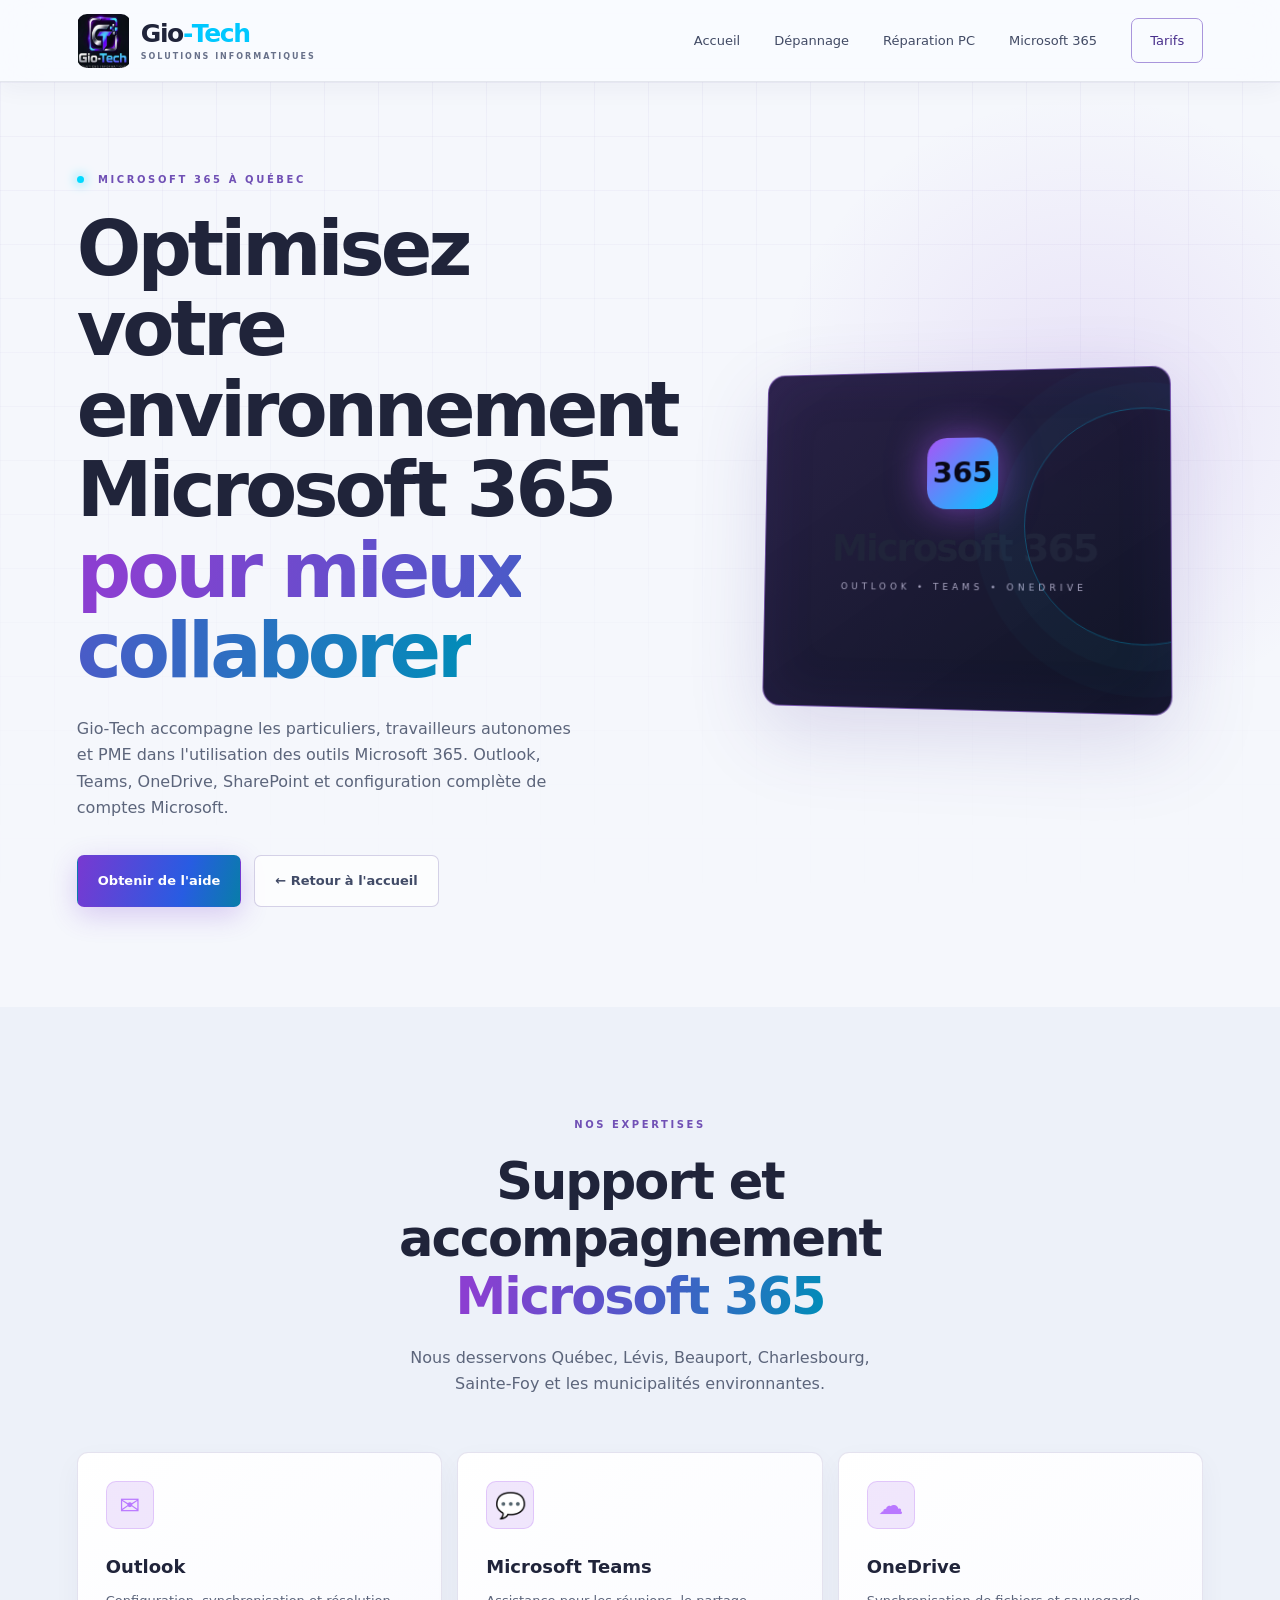
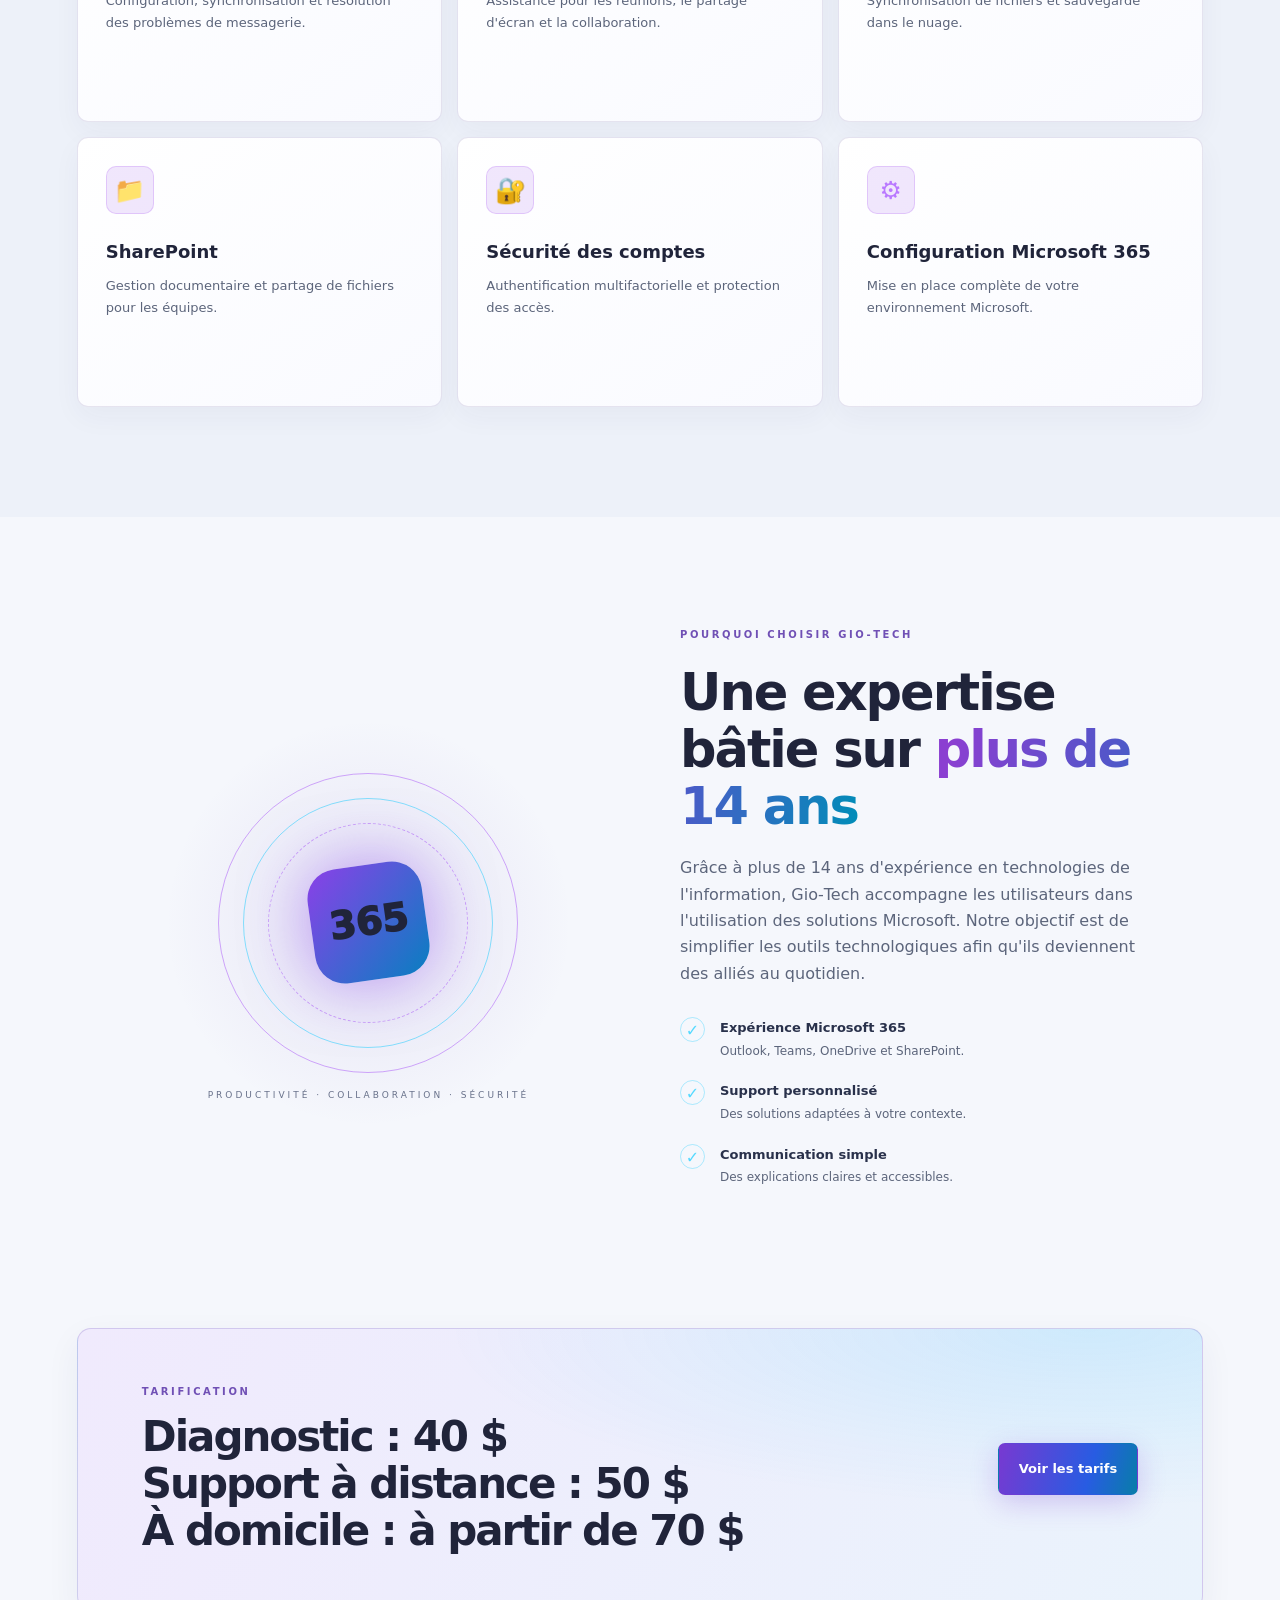
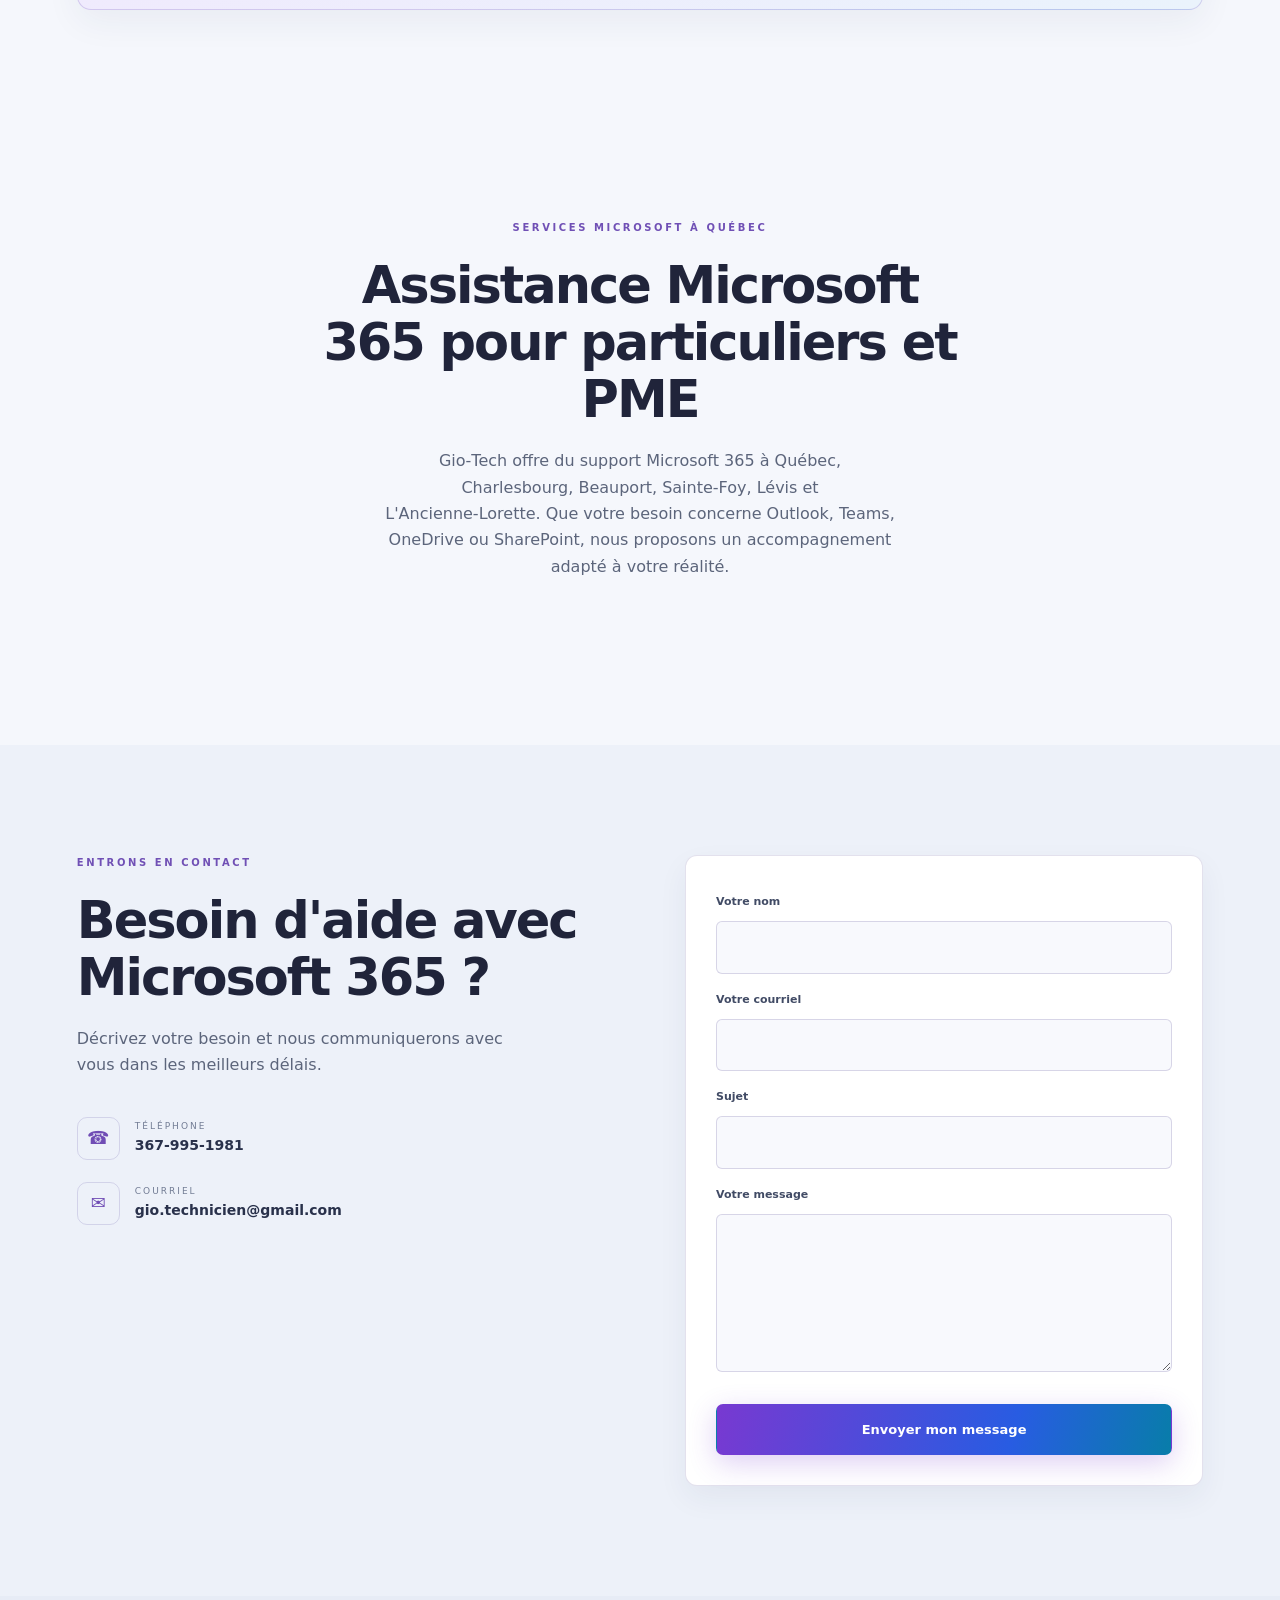
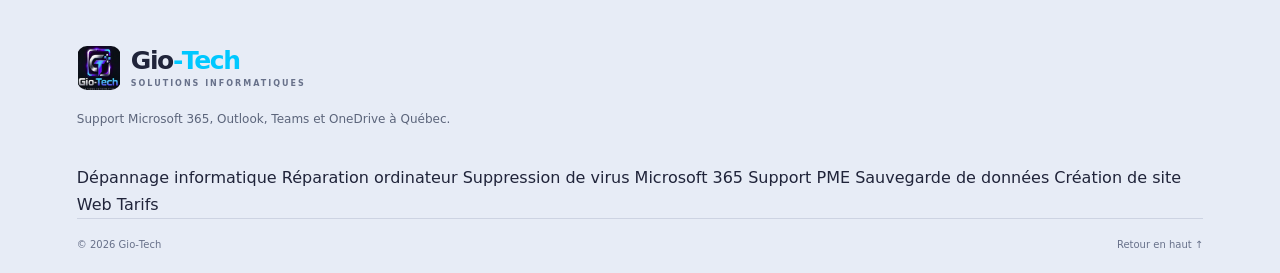
<file: microsoft-365-quebec.html>
<!DOCTYPE html>
<html lang="fr-CA">
<head>
<meta charset="utf-8">
<meta name="viewport" content="width=device-width, initial-scale=1">
<title>Microsoft 365 à Québec | Outlook, Teams et OneDrive | Gio‑Tech</title>
<meta name="description" content="Support Microsoft 365 à Québec. Assistance Outlook, Teams, OneDrive, SharePoint, configuration de comptes et dépannage pour particuliers et PME.">
<meta name="robots" content="index, follow">
<meta name="geo.region" content="CA-QC">
<meta name="geo.placename" content="Québec">
<meta name="ICBM" content="46.8139,-71.2080">
<link rel="canonical" href="https://gio-tech.ca/microsoft-365-quebec.html">
<meta property="og:title" content="Microsoft 365 à Québec | Gio‑Tech">
<meta property="og:description" content="Support Microsoft 365 à Québec pour Outlook, Teams, OneDrive et SharePoint.">
<meta property="og:type" content="website">
<meta property="og:image" content="https://gio-tech.ca/assets/Open_Graph_logo.png">
<link rel="stylesheet" href="styles.css">
<link rel="icon" href="assets/favicon.svg">
<script src="https://challenges.cloudflare.com/turnstile/v0/api.js" async defer></script>
<script src="script.js" defer></script>
<script type="application/ld+json">
{
 "@context":"https://schema.org",
 "@type":"ComputerSupport",
 "name":"GIO-TECH",
 "url":"https://gio-tech.ca",
 "telephone":"+13679951981",
 "priceRange":"$",
 "address":{
   "@type":"PostalAddress",
   "addressLocality":"Québec",
   "addressRegion":"QC",
   "postalCode":"G1H",
   "addressCountry":"CA"
 },
 "areaServed":["Québec","Charlesbourg","Beauport","Sainte-Foy","Lévis","L'Ancienne-Lorette"]
}
</script>
</head>
<body>
<header class="site-header">
<a class="brand" href="index.html">
<img src="assets/technicien-informatique-quebec.jpg" alt="Logo Gio-Tech" width="54" height="54">
<span>Gio<span class="accent">‑Tech</span><small>SOLUTIONS INFORMATIQUES</small></span>
</a>
<button class="menu-toggle" type="button" aria-expanded="false" aria-controls="navigation"><span></span><span></span><span></span></button>
<nav id="navigation" class="navigation">
<a href="index.html">Accueil</a>
<a href="depannage-informatique-quebec.html">Dépannage</a>
<a href="reparation-ordinateur-quebec.html">Réparation PC</a>
<a href="microsoft-365-quebec.html">Microsoft 365</a>
<a href="tarifs.html" class="nav-cta">Tarifs</a>
</nav>
</header>
<main>
<section class="hero section">
<div class="hero-grid"></div>
<div class="hero-copy reveal">
<p class="eyebrow"><span class="pulse"></span> MICROSOFT 365 À QUÉBEC</p>
<h1>Optimisez votre environnement Microsoft 365 <span class="gradient-text">pour mieux collaborer</span></h1>
<p class="hero-lead">Gio‑Tech accompagne les particuliers, travailleurs autonomes et PME dans l'utilisation des outils Microsoft 365. Outlook, Teams, OneDrive, SharePoint et configuration complète de comptes Microsoft.</p>
<div class="hero-actions">
<a class="button primary" href="#contact">Obtenir de l'aide</a>
<a class="button secondary" href="index.html">← Retour à l'accueil</a>
</div>
</div>
<div class="hero-visual reveal">
<div class="visual-card">
<div class="chip">365</div>
<div class="visual-title">Microsoft 365</div>
<div class="visual-sub">OUTLOOK • TEAMS • ONEDRIVE</div>
</div>
</div>
</section>
<section class="services section">
<div class="section-heading">
<p class="eyebrow">NOS EXPERTISES</p>
<h2>Support et accompagnement <span class="gradient-text">Microsoft 365</span></h2>
<p>Nous desservons Québec, Lévis, Beauport, Charlesbourg, Sainte‑Foy et les municipalités environnantes.</p>
</div>
<div class="service-grid">
<article class="service-card"><div class="service-icon">✉</div><h3>Outlook</h3><p>Configuration, synchronisation et résolution des problèmes de messagerie.</p></article>
<article class="service-card"><div class="service-icon">💬</div><h3>Microsoft Teams</h3><p>Assistance pour les réunions, le partage d'écran et la collaboration.</p></article>
<article class="service-card"><div class="service-icon">☁</div><h3>OneDrive</h3><p>Synchronisation de fichiers et sauvegarde dans le nuage.</p></article>
<article class="service-card"><div class="service-icon">📁</div><h3>SharePoint</h3><p>Gestion documentaire et partage de fichiers pour les équipes.</p></article>
<article class="service-card"><div class="service-icon">🔐</div><h3>Sécurité des comptes</h3><p>Authentification multifactorielle et protection des accès.</p></article>
<article class="service-card"><div class="service-icon">⚙</div><h3>Configuration Microsoft 365</h3><p>Mise en place complète de votre environnement Microsoft.</p></article>
</div>
</section>
<section class="approach section">
<div class="approach-art reveal"><div class="rings"><span></span><span></span><span></span><div class="ring-core">365</div></div><div class="art-caption">PRODUCTIVITÉ · COLLABORATION · SÉCURITÉ</div></div>
<div class="approach-copy reveal">
<p class="eyebrow">POURQUOI CHOISIR GIO‑TECH</p>
<h2>Une expertise bâtie sur <span class="gradient-text">plus de 14 ans</span></h2>
<p>Grâce à plus de 14 ans d'expérience en technologies de l'information, Gio‑Tech accompagne les utilisateurs dans l'utilisation des solutions Microsoft. Notre objectif est de simplifier les outils technologiques afin qu'ils deviennent des alliés au quotidien.</p>
<ul class="benefits">
<li><span>✓</span><div><b>Expérience Microsoft 365</b><small>Outlook, Teams, OneDrive et SharePoint.</small></div></li>
<li><span>✓</span><div><b>Support personnalisé</b><small>Des solutions adaptées à votre contexte.</small></div></li>
<li><span>✓</span><div><b>Communication simple</b><small>Des explications claires et accessibles.</small></div></li>
</ul>
</div>
</section>
<section class="cta-band section reveal"><div><p class="eyebrow">TARIFICATION</p><h2>Diagnostic : 40 $<br>Support à distance : 50 $<br>À domicile : à partir de 70 $</h2></div><a class="button primary" href="tarifs.html">Voir les tarifs</a></section>
<section class="section"><div class="section-heading"><p class="eyebrow">SERVICES MICROSOFT À QUÉBEC</p><h2>Assistance Microsoft 365 pour particuliers et PME</h2><p>Gio‑Tech offre du support Microsoft 365 à Québec, Charlesbourg, Beauport, Sainte‑Foy, Lévis et L'Ancienne‑Lorette. Que votre besoin concerne Outlook, Teams, OneDrive ou SharePoint, nous proposons un accompagnement adapté à votre réalité.</p></div></section>
<section class="contact section" id="contact">
<div class="contact-intro"><p class="eyebrow">ENTRONS EN CONTACT</p><h2>Besoin d'aide avec Microsoft 365 ?</h2><p>Décrivez votre besoin et nous communiquerons avec vous dans les meilleurs délais.</p><div class="contact-details"><a href="tel:+13679951981"><span class="detail-icon">☎</span><span><small>TÉLÉPHONE</small><b>367‑995‑1981</b></span></a><a href="mailto:gio.technicien@gmail.com"><span class="detail-icon">✉</span><span><small>COURRIEL</small><b>gio.technicien@gmail.com</b></span></a></div></div>
<form class="contact-form" action="https://formspree.io/f/xzeekkzw" method="POST">
<label for="name">Votre nom</label><input id="name" name="name" required>
<label for="email">Votre courriel</label><input id="email" name="email" type="email" required>
<label for="subject">Sujet</label><input id="subject" name="subject" required>
<label for="message">Votre message</label><textarea id="message" name="message" rows="5" required></textarea>
<div class="honeypot"><input type="text" name="_gotcha"></div>
<div class="cf-turnstile" data-sitekey="0x4AAAAAAFy3pLSmN16VrvKZ"></div>
<button class="button primary submit-button" type="submit">Envoyer mon message</button>
</form>
</section>
</main>
<footer class="footer">
<a class="brand footer-brand" href="index.html"><img src="assets/technicien-informatique-quebec.jpg" alt="Logo Gio-Tech" width="44" height="44"><span>Gio<span class="accent">‑Tech</span><small>SOLUTIONS INFORMATIQUES</small></span></a>
<p>Support Microsoft 365, Outlook, Teams et OneDrive à Québec.</p>
 <div class="footer-links">

<a href="depannage-informatique-quebec.html">Dépannage informatique</a>

<a href="reparation-ordinateur-quebec.html">Réparation ordinateur</a>

<a href="suppression-virus-quebec.html">Suppression de virus</a>

<a href="microsoft-365-quebec.html">Microsoft 365</a>

<a href="support-pme-quebec.html">Support PME</a>

<a href="sauvegarde-donnees-quebec.html">Sauvegarde de données</a>

<a href="creation-site-web-quebec.html">Création de site Web</a>

<a href="tarifs.html">Tarifs</a>

</div>
<div class="footer-bottom"><span>© <span id="year"></span> Gio‑Tech</span><a href="#top">Retour en haut ↑</a></div>
</footer>
</body>
</html>
</file>
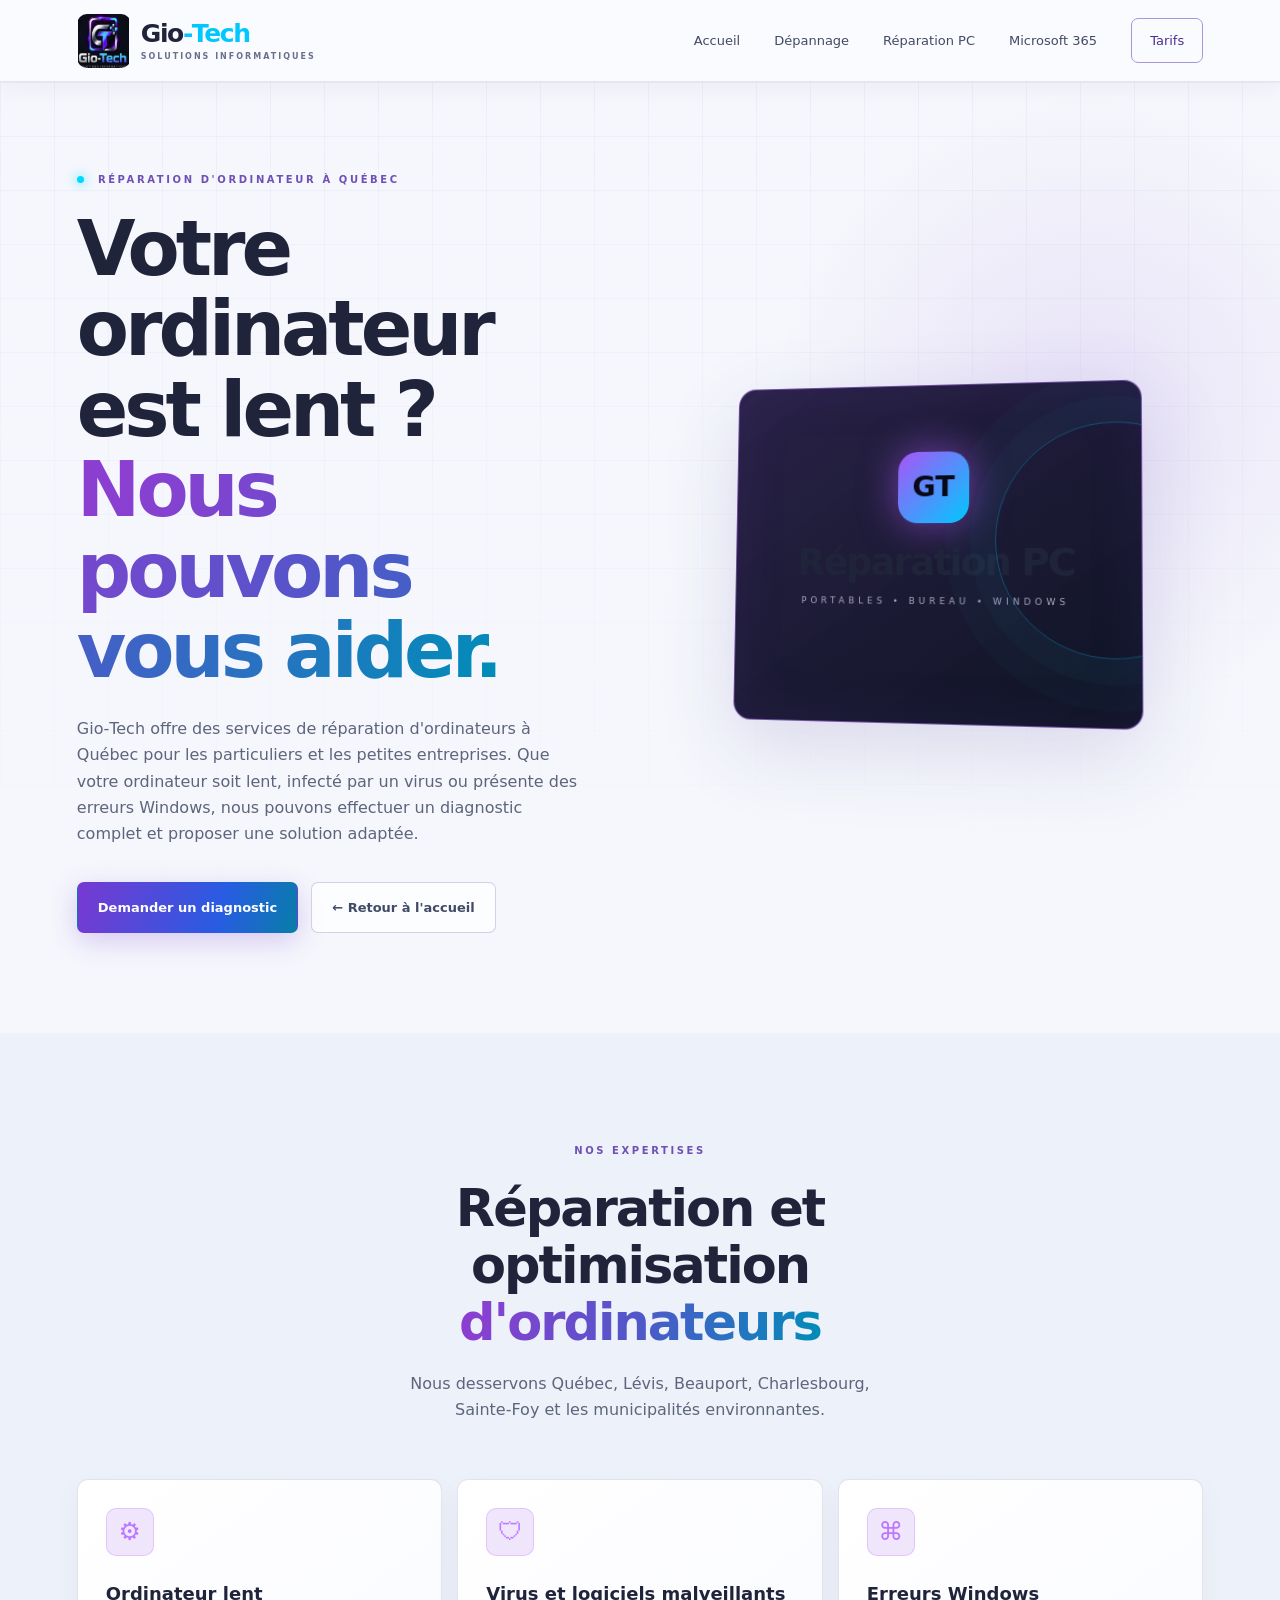
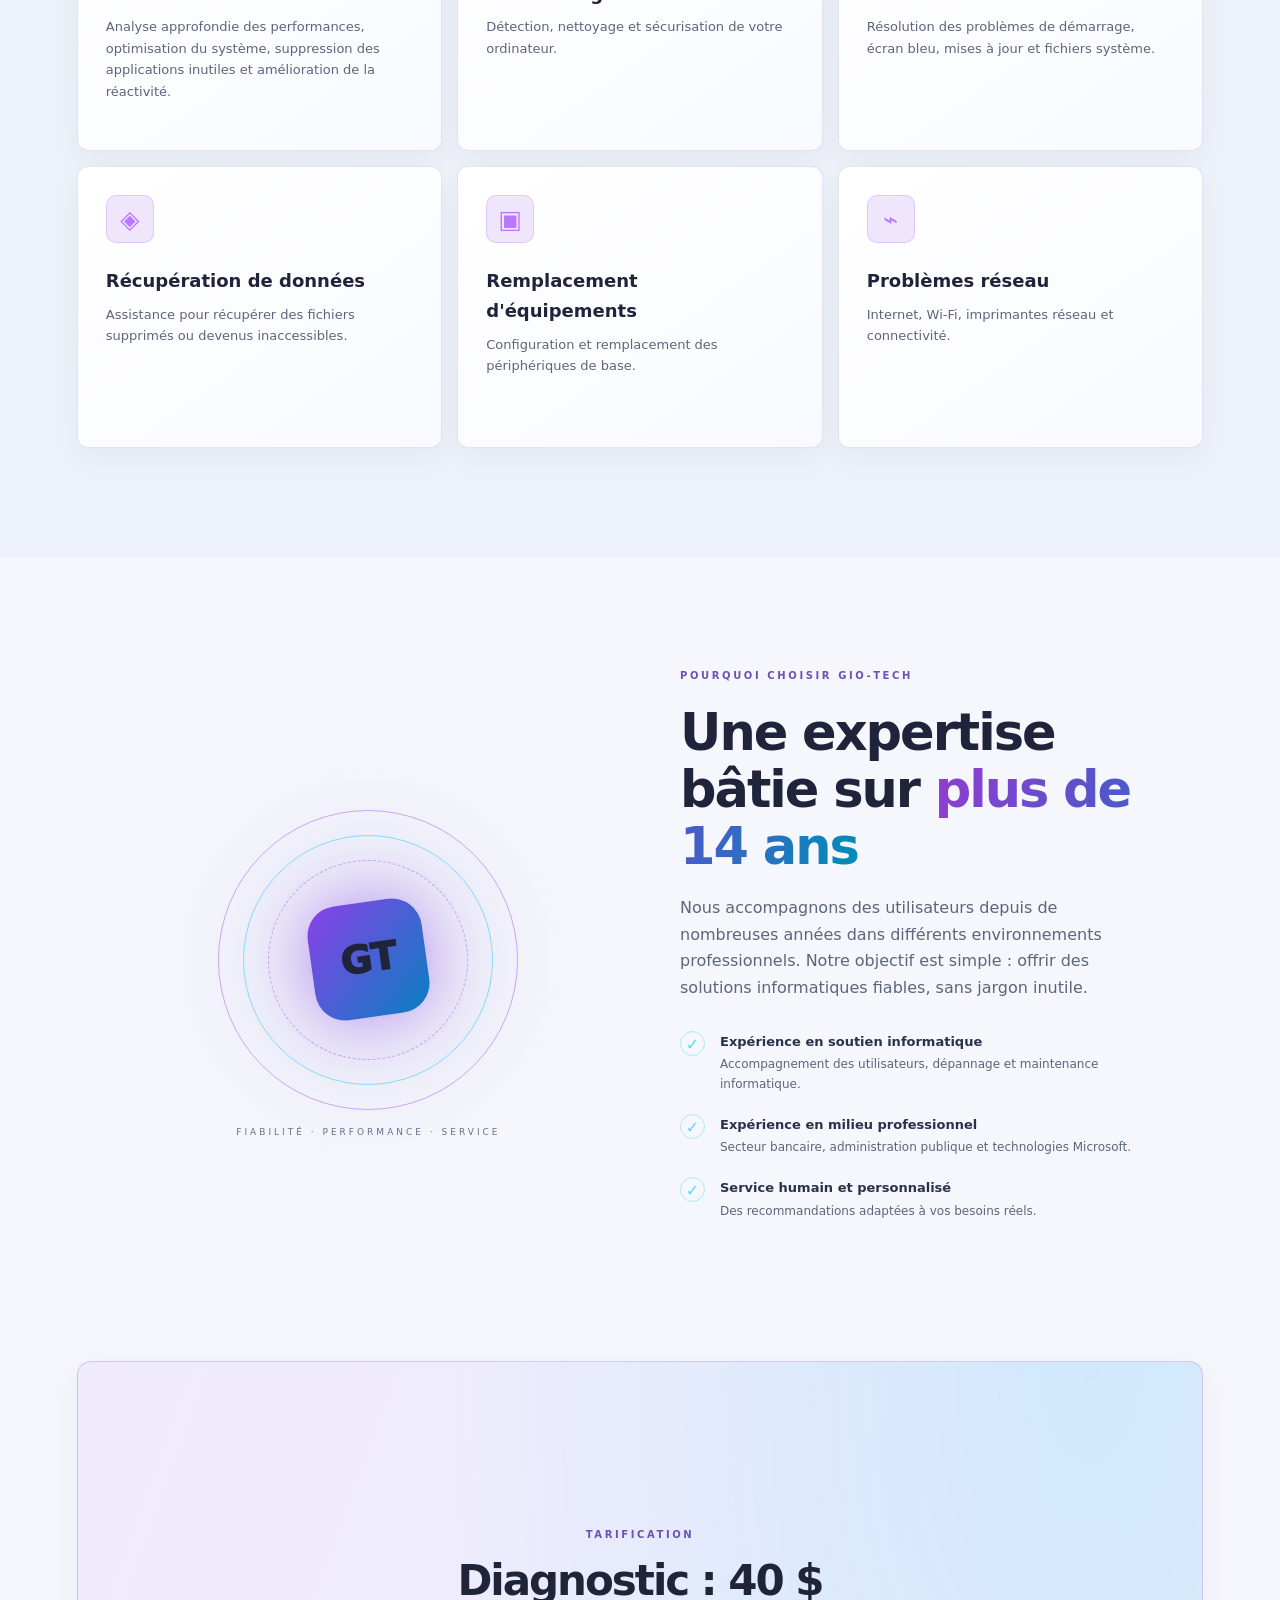
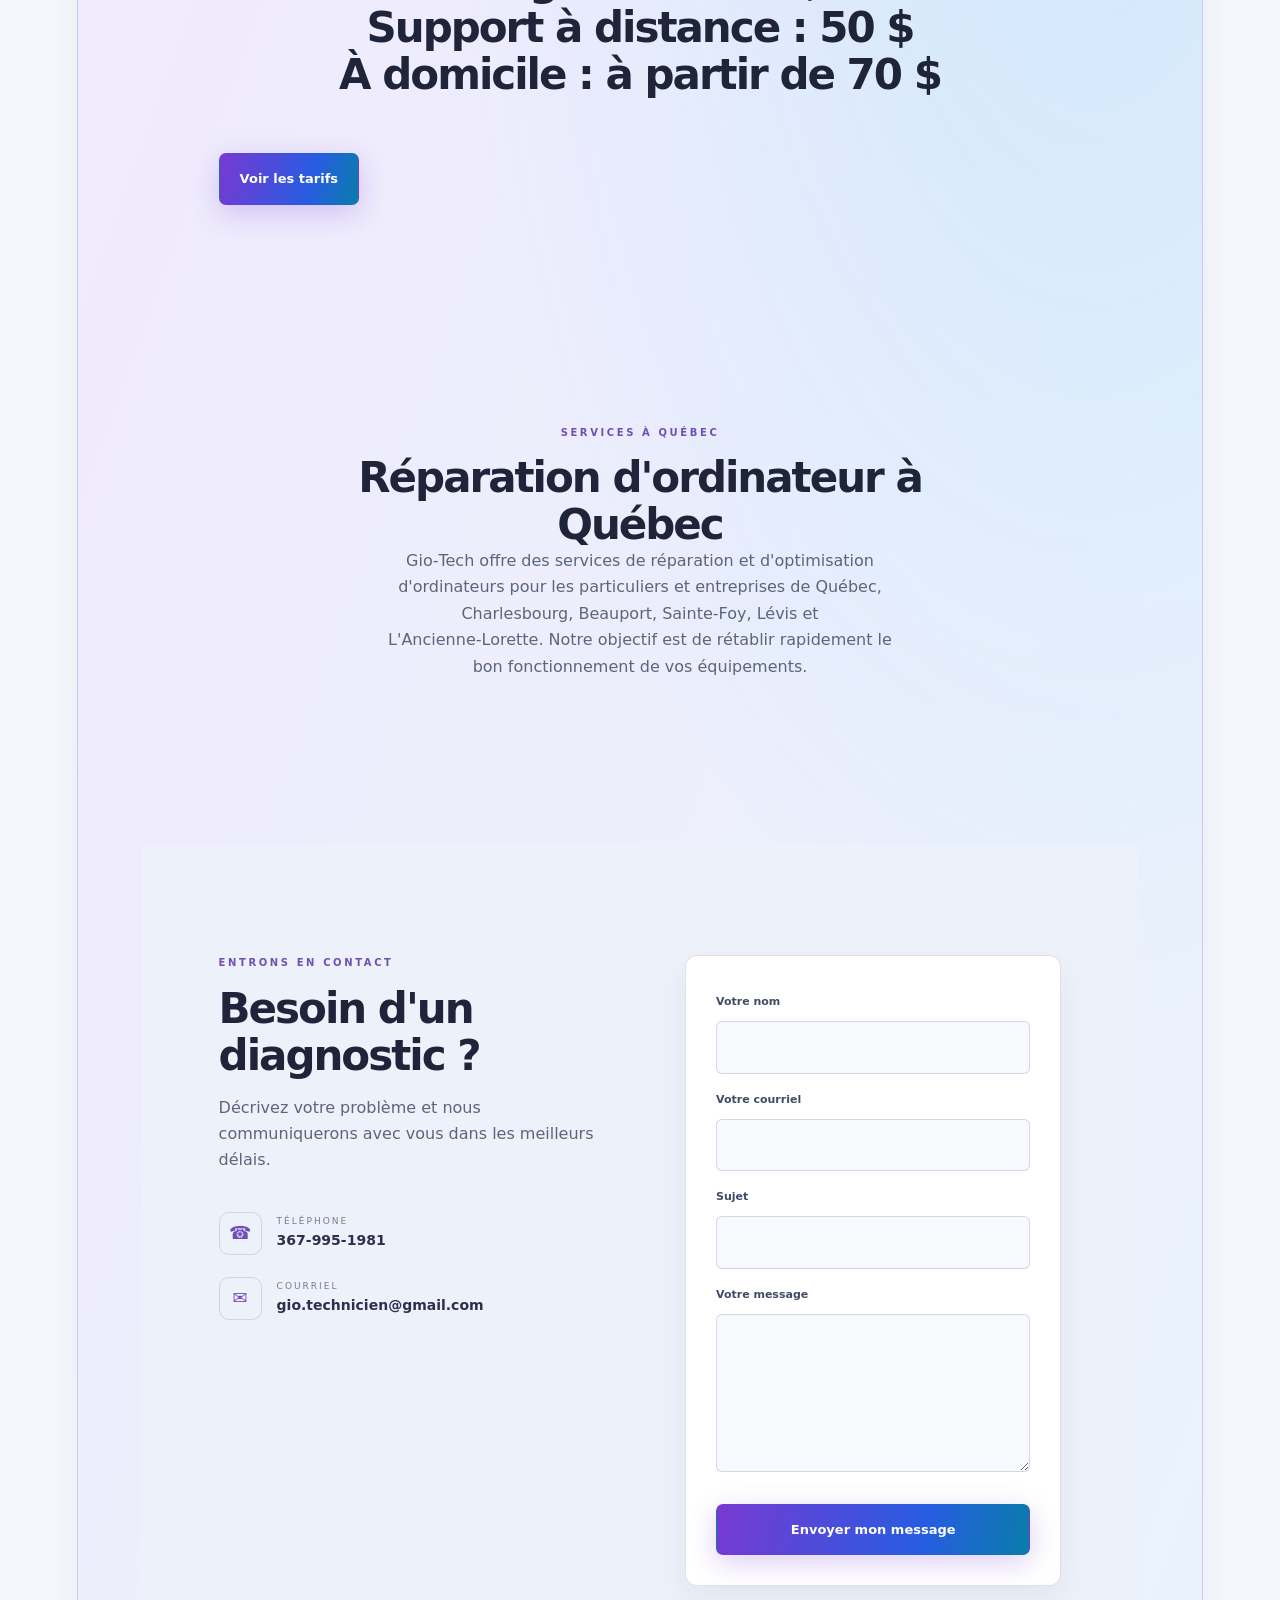
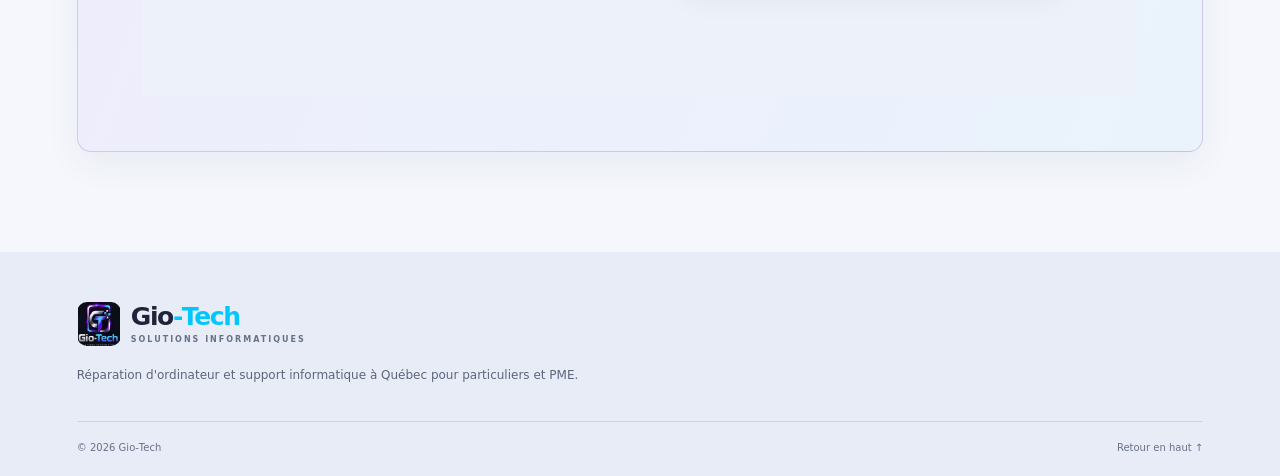
<file: reparation-ordinateur-quebec.html>
<!DOCTYPE html>
<html lang="fr-CA">

<head>

<meta charset="utf-8">
<meta name="viewport" content="width=device-width, initial-scale=1">

<title>Réparation d'ordinateur à Québec | PC et portable | Gio‑Tech</title>

<meta name="description"
content="Réparation d'ordinateur à Québec. Diagnostic, optimisation, suppression de virus, problèmes Windows, ordinateurs portables et de bureau.">

<meta name="robots" content="index, follow">

<meta name="geo.region" content="CA-QC">
<meta name="geo.placename" content="Québec">
<meta name="ICBM" content="46.8139,-71.2080">

<link rel="canonical" href="https://gio-tech.ca/reparation-ordinateur-quebec.html">

<meta property="og:title"
content="Réparation d'ordinateur à Québec | Gio‑Tech">

<meta property="og:description"
content="Service de réparation d'ordinateurs pour particuliers et PME de la région de Québec.">

<meta property="og:type" content="website">

<meta property="og:image"
content="https://gio-tech.ca/assets/Open_Graph_logo.png">

<link rel="stylesheet" href="styles.css">

<link rel="icon" href="assets/favicon.svg">

<script src="https://challenges.cloudflare.com/turnstile/v0/api.js" async defer></script>

<script src="script.js" defer></script>

<script type="application/ld+json">
{
 "@context":"https://schema.org",
 "@type":"ComputerRepair",
 "name":"GIO-TECH",
 "url":"https://gio-tech.ca",
 "telephone":"+13679951981",
 "areaServed":"Québec"
}
</script>

</head>

<body>

<header class="site-header">

<a class="brand" href="index.html">
<img src="assets/technicien-informatique-quebec.jpg"
alt="Logo Gio-Tech"
width="54"
height="54">

<span>
Gio<span class="accent">‑Tech</span>
<small>SOLUTIONS INFORMATIQUES</small>
</span>
</a>

<button class="menu-toggle"
type="button"
aria-expanded="false"
aria-controls="navigation">

<span></span>
<span></span>
<span></span>

</button>

<nav
id="navigation"
class="navigation">

<a href="index.html">Accueil</a>

<a href="depannage-informatique-quebec.html">
Dépannage
</a>

<a href="reparation-ordinateur-quebec.html">
Réparation PC
</a>

<a href="microsoft-365-quebec.html">
Microsoft 365
</a>

<a href="tarifs.html"
class="nav-cta">
Tarifs
</a>

</nav>

</header>

<main>

<section class="hero section">

<div class="hero-grid"></div>

<div class="hero-copy reveal">

<p class="eyebrow">

<span class="pulse"></span>

RÉPARATION D'ORDINATEUR À QUÉBEC

</p>

<h1>

Votre ordinateur est lent ?

<span class="gradient-text">

Nous pouvons vous aider.

</span>

</h1>

<p class="hero-lead">

Gio‑Tech offre des services de réparation
d'ordinateurs à Québec pour les particuliers
et les petites entreprises.

Que votre ordinateur soit lent,
infecté par un virus
ou présente des erreurs Windows,
nous pouvons effectuer
un diagnostic complet
et proposer une solution adaptée.

</p>

<div class="hero-actions">

<a
class="button primary"
href="#contact">

Demander un diagnostic

</a>

<a
class="button secondary"
href="index.html">

← Retour à l'accueil

</a>

</div>

</div>

<div class="hero-visual reveal">

<div class="visual-card">

<div class="chip">GT</div>

<div class="visual-title">

Réparation PC

</div>

<div class="visual-sub">

PORTABLES • BUREAU • WINDOWS

</div>

</div>

</div>

</section>

<section class="services section">

<div class="section-heading">

<p class="eyebrow">

NOS EXPERTISES

</p>

<h2>

Réparation et optimisation

<span class="gradient-text">

d'ordinateurs

</span>

</h2>

<p>

Nous desservons Québec,
Lévis,
Beauport,
Charlesbourg,
Sainte‑Foy
et les municipalités environnantes.

</p>

</div>

<div class="service-grid">

<article class="service-card">

<div class="service-icon">⚙</div>

<h3>
Ordinateur lent
</h3>

<p>

Analyse approfondie des performances,
optimisation du système,
suppression des applications inutiles
et amélioration de la réactivité.

</p>

</article>

<article class="service-card">

<div class="service-icon">🛡</div>

<h3>
Virus et logiciels malveillants
</h3>

<p>

Détection,
nettoyage
et sécurisation de votre ordinateur.

</p>

</article>

<article class="service-card">

<div class="service-icon">⌘</div>

<h3>
Erreurs Windows
</h3>

<p>

Résolution des problèmes de démarrage,
écran bleu,
mises à jour
et fichiers système.

</p>

</article>

<article class="service-card">

<div class="service-icon">◈</div>

<h3>
Récupération de données
</h3>

<p>

Assistance pour récupérer des fichiers
supprimés ou devenus inaccessibles.

</p>

</article>

<article class="service-card">

<div class="service-icon">▣</div>

<h3>
Remplacement d'équipements
</h3>

<p>

Configuration et remplacement
des périphériques de base.

</p>

</article>

<article class="service-card">

<div class="service-icon">⌁</div>

<h3>
Problèmes réseau
</h3>

<p>

Internet,
Wi‑Fi,
imprimantes réseau
et connectivité.

</p>

</article>

</div>

</section>

<section class="approach section">

<div class="approach-art reveal">

<div class="rings">
<span></span>
<span></span>
<span></span>

<div class="ring-core">
GT
</div>

</div>

<div class="art-caption">

FIABILITÉ · PERFORMANCE · SERVICE

</div>

</div>

<div class="approach-copy reveal">

<p class="eyebrow">

POURQUOI CHOISIR GIO‑TECH

</p>

<h2>

Une expertise bâtie sur

<span class="gradient-text">

plus de 14 ans

</span>

</h2>

<p>

Nous accompagnons des utilisateurs
depuis de nombreuses années
dans différents environnements professionnels.

Notre objectif est simple :
offrir des solutions informatiques fiables,
sans jargon inutile.

</p>

<ul class="benefits">

<li>

<span>✓</span>

<div>

<b>
Expérience en soutien informatique
</b>

<small>

Accompagnement des utilisateurs,
dépannage et maintenance informatique.

</small>

</div>

</li>

<li>

<span>✓</span>

<div>

<b>
Expérience en milieu professionnel
</b>

<small>

Secteur bancaire,
administration publique
et technologies Microsoft.

</small>

</div>

</li>

<li>

<span>✓</span>

<div>

<b>
Service humain et personnalisé
</b>

<small>

Des recommandations adaptées
à vos besoins réels.

</small>

</div>

</li>

</ul>

</div>

</section>

<section class="cta-band section reveal">

<div>
 <section class="section">

<div class="section-heading">

<p class="eyebrow">

TARIFICATION

</p>

<h2>

Diagnostic : 40 $<br>

Support à distance : 50 $<br>

À domicile : à partir de 70 $

</h2>

</div>

<a
class="button primary"
href="tarifs.html">

Voir les tarifs

</a>

</section>

 <section class="section">

<div class="section-heading">

<p class="eyebrow">
SERVICES À QUÉBEC
</p>

<h2>

Réparation d'ordinateur à Québec

</h2>

<p>

Gio‑Tech offre des services de réparation
et d'optimisation d'ordinateurs pour les particuliers
et entreprises de Québec, Charlesbourg, Beauport,
Sainte‑Foy, Lévis et L'Ancienne‑Lorette.

Notre objectif est de rétablir rapidement
le bon fonctionnement de vos équipements.

</p>

</div>

</section>

<section
class="contact section"
id="contact">

<div class="contact-intro">

<p class="eyebrow">

ENTRONS EN CONTACT

</p>

<h2>

Besoin d'un diagnostic ?

</h2>

<p>

Décrivez votre problème
et nous communiquerons avec vous
dans les meilleurs délais.

</p>

<div class="contact-details">

<a href="tel:+13679951981">

<span class="detail-icon">☎</span>

<span>

<small>TÉLÉPHONE</small>

<b>367‑995‑1981</b>

</span>

</a>

<a href="mailto:gio.technicien@gmail.com">

<span class="detail-icon">✉</span>

<span>

<small>COURRIEL</small>

<b>gio.technicien@gmail.com</b>

</span>

</a>

</div>

</div>

<form
class="contact-form"
action="https://formspree.io/f/xzeekkzw"
method="POST">

<label for="name">Votre nom</label>

<input
id="name"
name="name"
required>

<label for="email">
Votre courriel
</label>

<input
id="email"
name="email"
type="email"
required>

<label for="subject">
Sujet
</label>

<input
id="subject"
name="subject"
required>

<label for="message">

Votre message

</label>

<textarea
id="message"
name="message"
rows="5"
required>
</textarea>

<div class="honeypot">
<input type="text" name="_gotcha">
</div>

<div class="cf-turnstile"
data-sitekey="0x4AAAAAAFy3pLSmN16VrvKZ">
</div>

<button
class="button primary submit-button"
type="submit">

Envoyer mon message

</button>

</form>

</section>

</main>

<footer class="footer">

<a
class="brand footer-brand"
href="index.html">

<img
src="assets/technicien-informatique-quebec.jpg"
alt="Logo Gio-Tech"
width="44"
height="44">

<span>
Gio<span class="accent">‑Tech</span>
<small>SOLUTIONS INFORMATIQUES</small>
</span>

</a>

<p>

Réparation d'ordinateur et support informatique
à Québec pour particuliers et PME.

</p>

<div class="footer-bottom">

<span>

© <span id="year"></span>
Gio‑Tech

</span>

<a href="#top">

Retour en haut ↑

</a>

</div>

</footer>

</body>

</html>
</file>
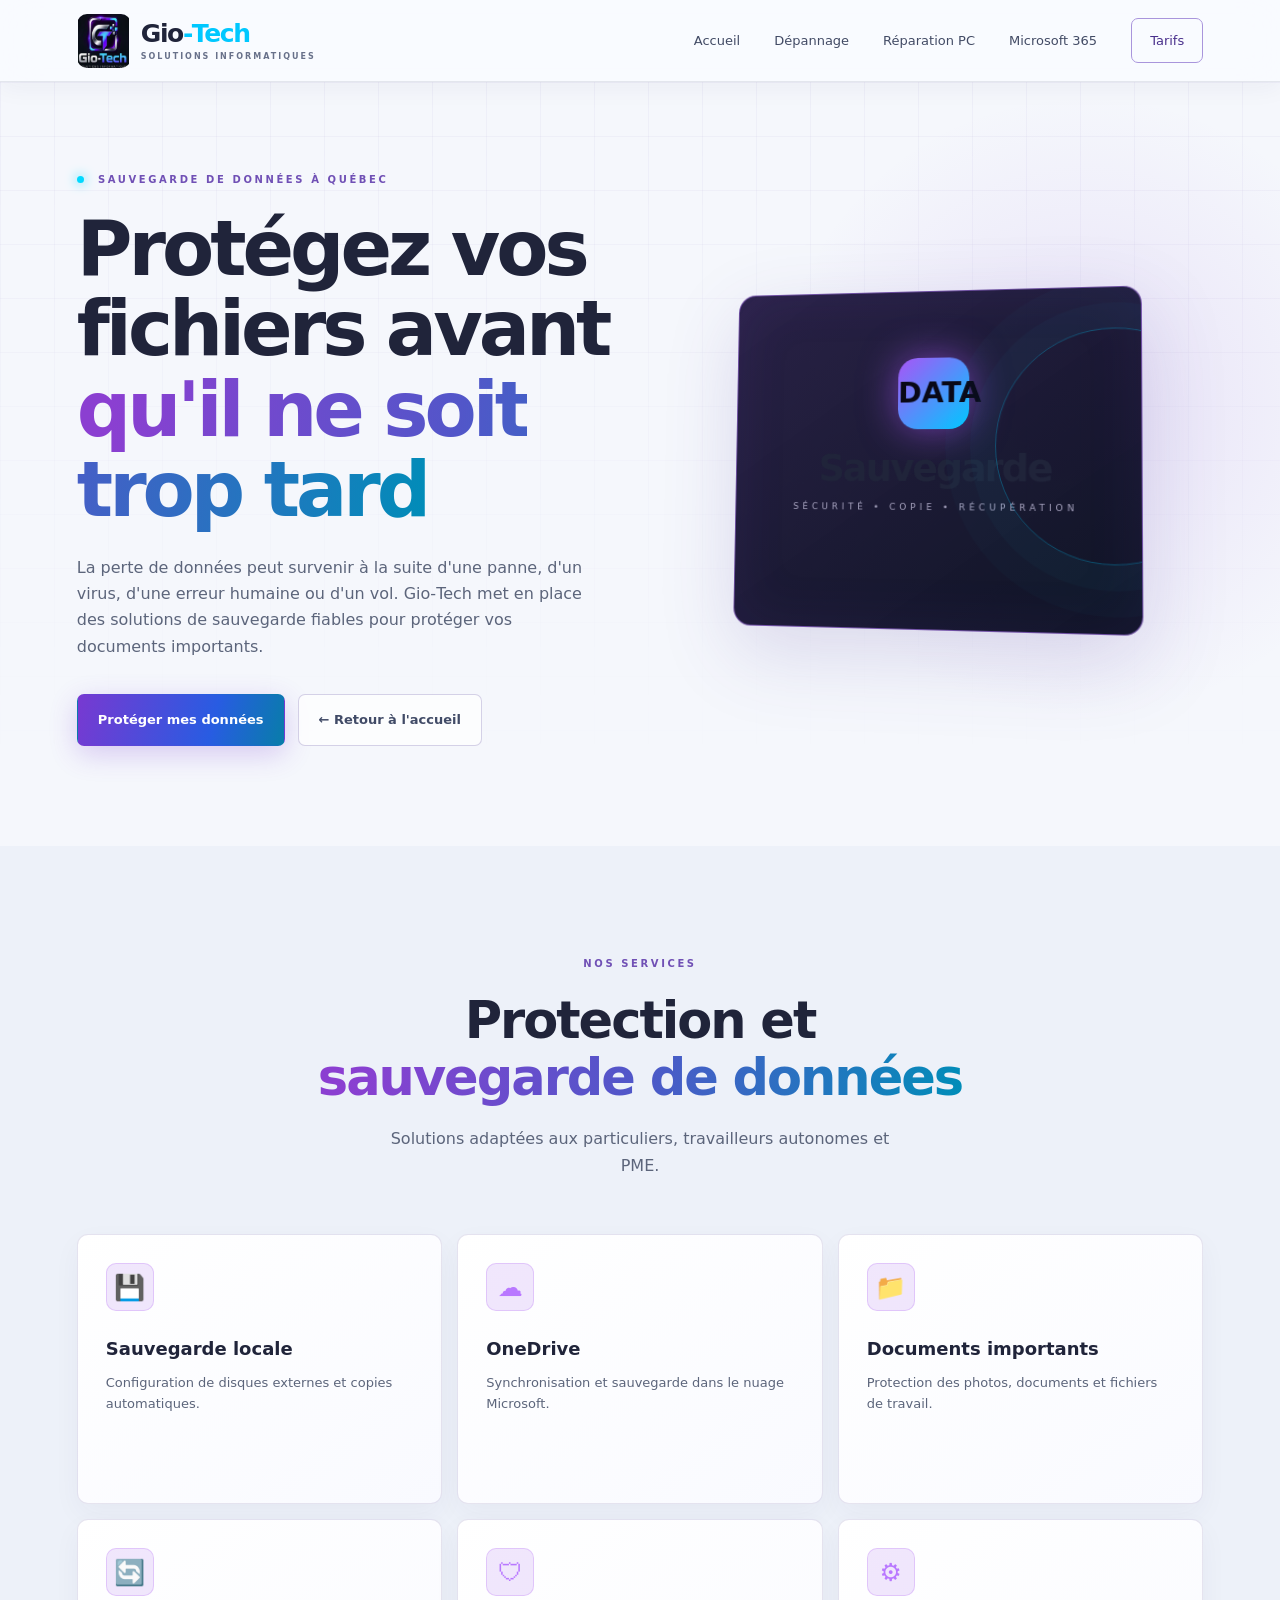
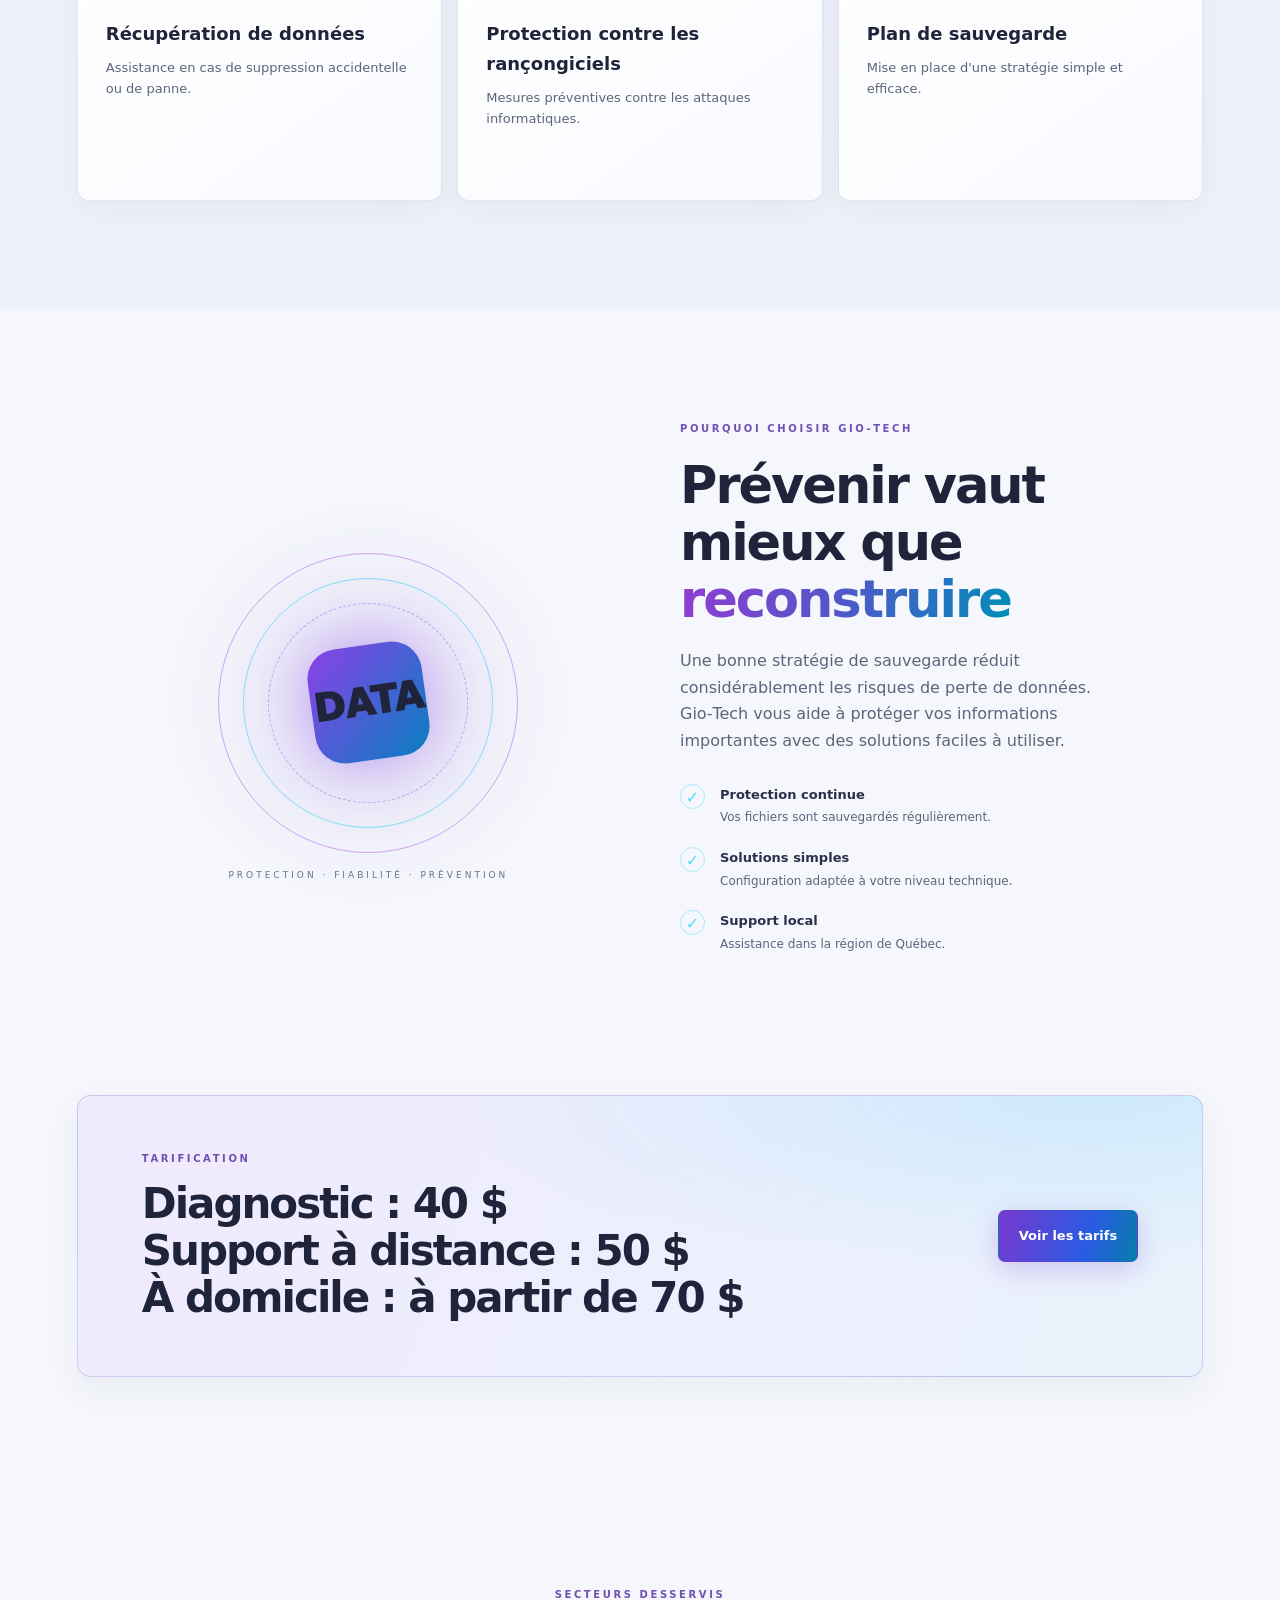
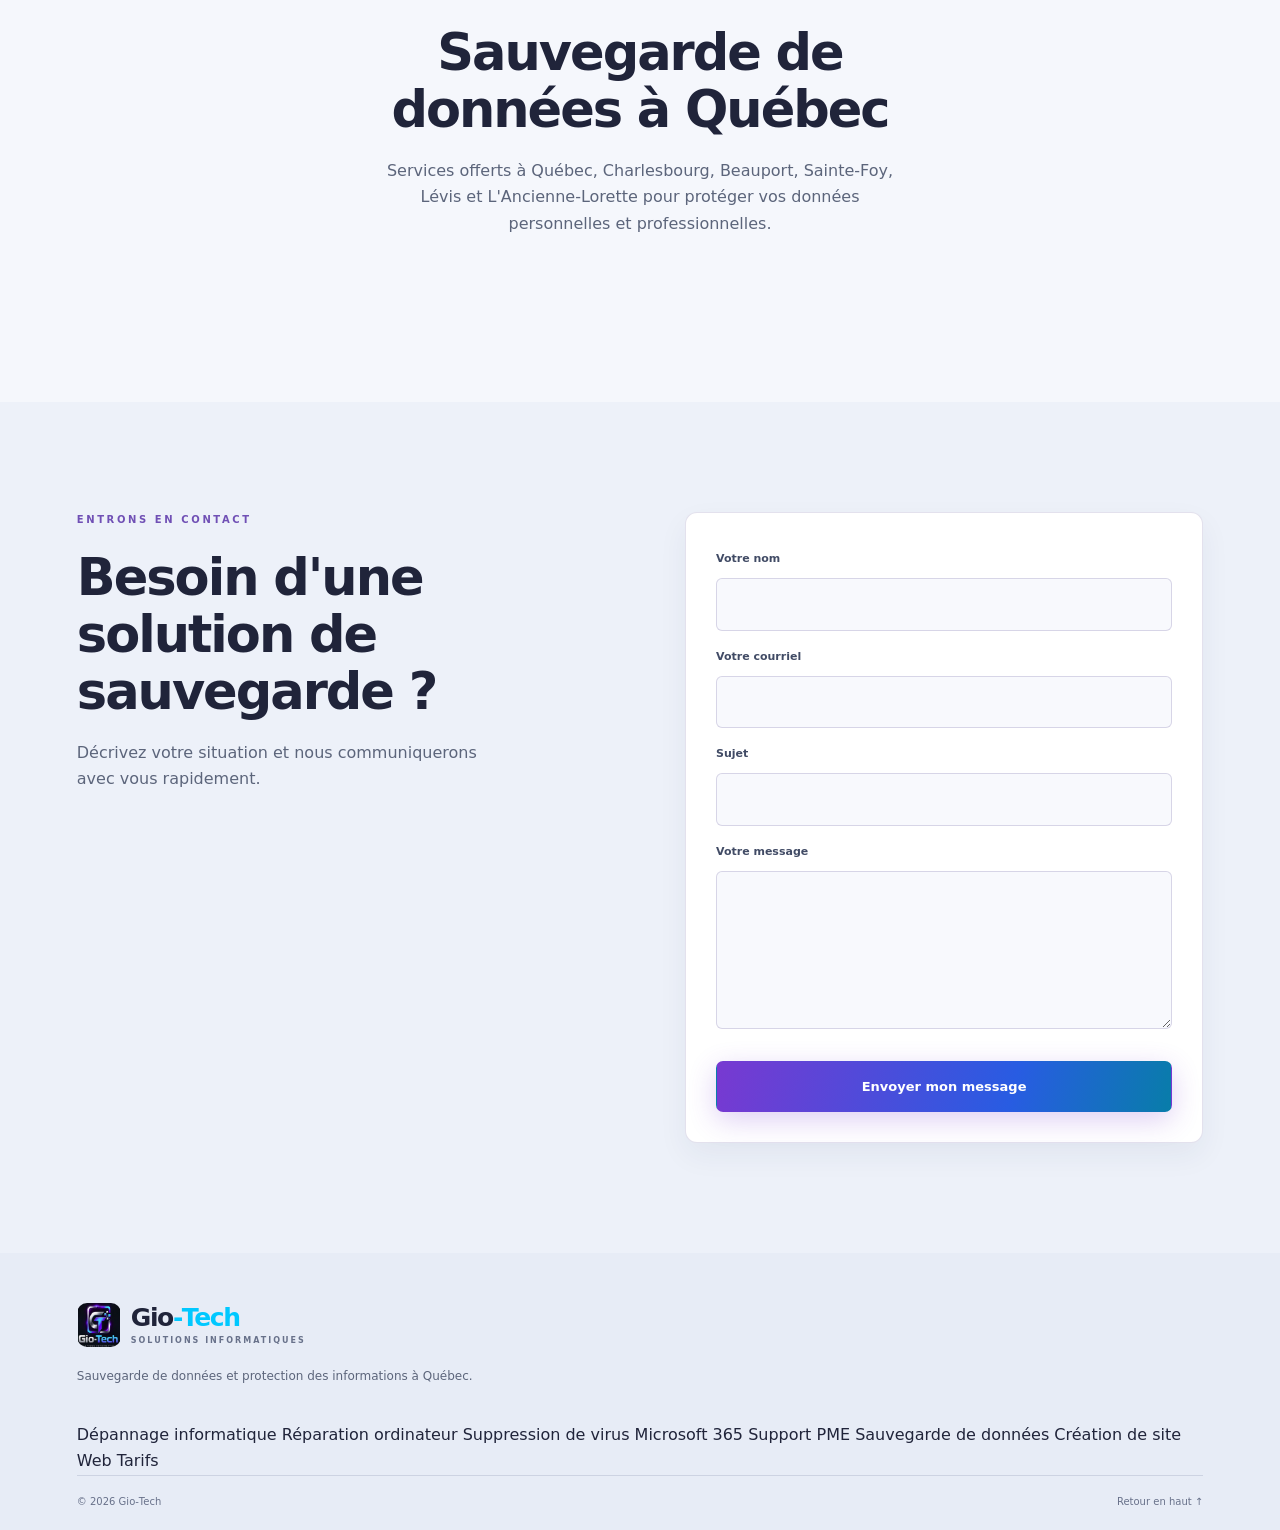
<file: sauvegarde-donnees-quebec.html>
<!DOCTYPE html>
<html lang="fr-CA">
<head>
<meta charset="utf-8">
<meta name="viewport" content="width=device-width, initial-scale=1">
<title>Sauvegarde de données à Québec | Protection et récupération | Gio‑Tech</title>
<meta name="description" content="Sauvegarde de données à Québec. Protection des fichiers, copies de sécurité, OneDrive, récupération de données et conseils pour particuliers et PME.">
<meta name="robots" content="index, follow">
<meta name="geo.region" content="CA-QC">
<meta name="geo.placename" content="Québec">
<meta name="ICBM" content="46.8139,-71.2080">
<link rel="canonical" href="https://gio-tech.ca/sauvegarde-donnees-quebec.html">
<meta property="og:title" content="Sauvegarde de données à Québec | Gio‑Tech">
<meta property="og:description" content="Protection et sauvegarde des données pour particuliers et PME à Québec.">
<meta property="og:type" content="website">
<meta property="og:image" content="https://gio-tech.ca/assets/Open_Graph_logo.png">
<link rel="stylesheet" href="styles.css">
<link rel="icon" href="assets/favicon.svg">
<script src="https://challenges.cloudflare.com/turnstile/v0/api.js" async defer></script>
<script src="script.js" defer></script>
<script type="application/ld+json">
{
 "@context":"https://schema.org",
 "@type":"ProfessionalService",
 "name":"GIO-TECH",
 "url":"https://gio-tech.ca",
 "telephone":"+13679951981",
 "priceRange":"$",
 "address":{
   "@type":"PostalAddress",
   "addressLocality":"Québec",
   "addressRegion":"QC",
   "postalCode":"G1H",
   "addressCountry":"CA"
 },
 "areaServed":["Québec","Charlesbourg","Beauport","Sainte-Foy","Lévis","L'Ancienne-Lorette"]
}
</script>
</head>
<body>
<header class="site-header">
<a class="brand" href="index.html"><img src="assets/technicien-informatique-quebec.jpg" alt="Logo Gio-Tech" width="54" height="54"><span>Gio<span class="accent">‑Tech</span><small>SOLUTIONS INFORMATIQUES</small></span></a>
<button class="menu-toggle" type="button" aria-expanded="false" aria-controls="navigation"><span></span><span></span><span></span></button>
<nav id="navigation" class="navigation"><a href="index.html">Accueil</a><a href="depannage-informatique-quebec.html">Dépannage</a><a href="reparation-ordinateur-quebec.html">Réparation PC</a><a href="microsoft-365-quebec.html">Microsoft 365</a><a href="tarifs.html" class="nav-cta">Tarifs</a></nav>
</header>
<main>
<section class="hero section">
<div class="hero-grid"></div>
<div class="hero-copy reveal">
<p class="eyebrow"><span class="pulse"></span> SAUVEGARDE DE DONNÉES À QUÉBEC</p>
<h1>Protégez vos fichiers avant <span class="gradient-text">qu'il ne soit trop tard</span></h1>
<p class="hero-lead">La perte de données peut survenir à la suite d'une panne, d'un virus, d'une erreur humaine ou d'un vol. Gio‑Tech met en place des solutions de sauvegarde fiables pour protéger vos documents importants.</p>
<div class="hero-actions"><a class="button primary" href="#contact">Protéger mes données</a><a class="button secondary" href="index.html">← Retour à l'accueil</a></div>
</div>
<div class="hero-visual reveal"><div class="visual-card"><div class="chip">DATA</div><div class="visual-title">Sauvegarde</div><div class="visual-sub">SÉCURITÉ • COPIE • RÉCUPÉRATION</div></div></div>
</section>
<section class="services section">
<div class="section-heading"><p class="eyebrow">NOS SERVICES</p><h2>Protection et <span class="gradient-text">sauvegarde de données</span></h2><p>Solutions adaptées aux particuliers, travailleurs autonomes et PME.</p></div>
<div class="service-grid">
<article class="service-card"><div class="service-icon">💾</div><h3>Sauvegarde locale</h3><p>Configuration de disques externes et copies automatiques.</p></article>
<article class="service-card"><div class="service-icon">☁</div><h3>OneDrive</h3><p>Synchronisation et sauvegarde dans le nuage Microsoft.</p></article>
<article class="service-card"><div class="service-icon">📁</div><h3>Documents importants</h3><p>Protection des photos, documents et fichiers de travail.</p></article>
<article class="service-card"><div class="service-icon">🔄</div><h3>Récupération de données</h3><p>Assistance en cas de suppression accidentelle ou de panne.</p></article>
<article class="service-card"><div class="service-icon">🛡</div><h3>Protection contre les rançongiciels</h3><p>Mesures préventives contre les attaques informatiques.</p></article>
<article class="service-card"><div class="service-icon">⚙</div><h3>Plan de sauvegarde</h3><p>Mise en place d'une stratégie simple et efficace.</p></article>
</div>
</section>
<section class="approach section">
<div class="approach-art reveal"><div class="rings"><span></span><span></span><span></span><div class="ring-core">DATA</div></div><div class="art-caption">PROTECTION · FIABILITÉ · PRÉVENTION</div></div>
<div class="approach-copy reveal">
<p class="eyebrow">POURQUOI CHOISIR GIO‑TECH</p>
<h2>Prévenir vaut mieux que <span class="gradient-text">reconstruire</span></h2>
<p>Une bonne stratégie de sauvegarde réduit considérablement les risques de perte de données. Gio‑Tech vous aide à protéger vos informations importantes avec des solutions faciles à utiliser.</p>
<ul class="benefits">
<li><span>✓</span><div><b>Protection continue</b><small>Vos fichiers sont sauvegardés régulièrement.</small></div></li>
<li><span>✓</span><div><b>Solutions simples</b><small>Configuration adaptée à votre niveau technique.</small></div></li>
<li><span>✓</span><div><b>Support local</b><small>Assistance dans la région de Québec.</small></div></li>
</ul>
</div>
</section>
<section class="cta-band section reveal"><div><p class="eyebrow">TARIFICATION</p><h2>Diagnostic : 40 $<br>Support à distance : 50 $<br>À domicile : à partir de 70 $</h2></div><a class="button primary" href="tarifs.html">Voir les tarifs</a></section>
<section class="section"><div class="section-heading"><p class="eyebrow">SECTEURS DESSERVIS</p><h2>Sauvegarde de données à Québec</h2><p>Services offerts à Québec, Charlesbourg, Beauport, Sainte‑Foy, Lévis et L'Ancienne‑Lorette pour protéger vos données personnelles et professionnelles.</p></div></section>
<section class="contact section" id="contact"><div class="contact-intro"><p class="eyebrow">ENTRONS EN CONTACT</p><h2>Besoin d'une solution de sauvegarde ?</h2><p>Décrivez votre situation et nous communiquerons avec vous rapidement.</p></div><form class="contact-form" action="https://formspree.io/f/xzeekkzw" method="POST"><label for="name">Votre nom</label><input id="name" name="name" required><label for="email">Votre courriel</label><input id="email" name="email" type="email" required><label for="subject">Sujet</label><input id="subject" name="subject" required><label for="message">Votre message</label><textarea id="message" name="message" rows="5" required></textarea><div class="honeypot"><input type="text" name="_gotcha"></div><div class="cf-turnstile" data-sitekey="0x4AAAAAAFy3pLSmN16VrvKZ"></div><button class="button primary submit-button" type="submit">Envoyer mon message</button></form></section>
</main>
<footer class="footer"><a class="brand footer-brand" href="index.html"><img src="assets/technicien-informatique-quebec.jpg" alt="Logo Gio-Tech" width="44" height="44"><span>Gio<span class="accent">‑Tech</span><small>SOLUTIONS INFORMATIQUES</small></span></a><p>Sauvegarde de données et protection des informations à Québec.</p>
 <div class="footer-links">

<a href="depannage-informatique-quebec.html">Dépannage informatique</a>

<a href="reparation-ordinateur-quebec.html">Réparation ordinateur</a>

<a href="suppression-virus-quebec.html">Suppression de virus</a>

<a href="microsoft-365-quebec.html">Microsoft 365</a>

<a href="support-pme-quebec.html">Support PME</a>

<a href="sauvegarde-donnees-quebec.html">Sauvegarde de données</a>

<a href="creation-site-web-quebec.html">Création de site Web</a>

<a href="tarifs.html">Tarifs</a>

</div>
 <div class="footer-bottom"><span>© <span id="year"></span> Gio‑Tech</span><a href="#top">Retour en haut ↑</a></div></footer>
</body>
</html>
</file>
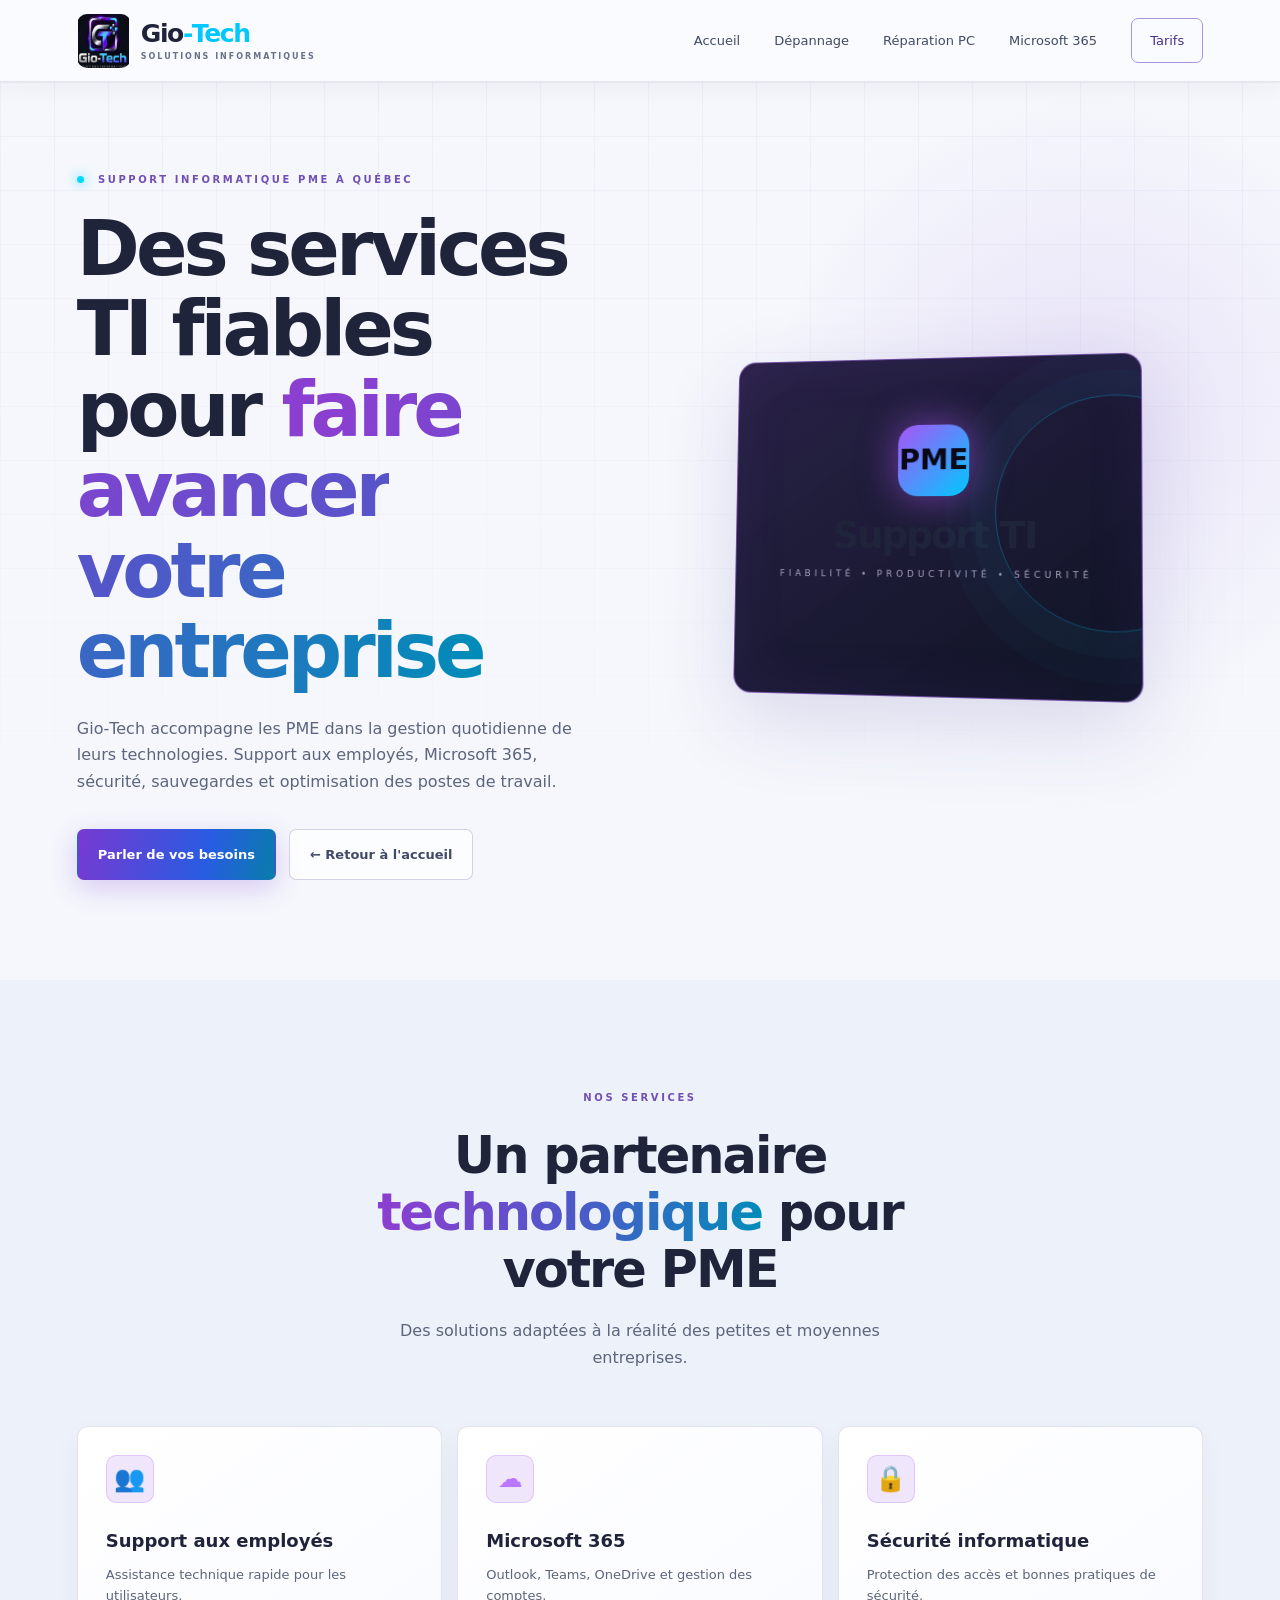
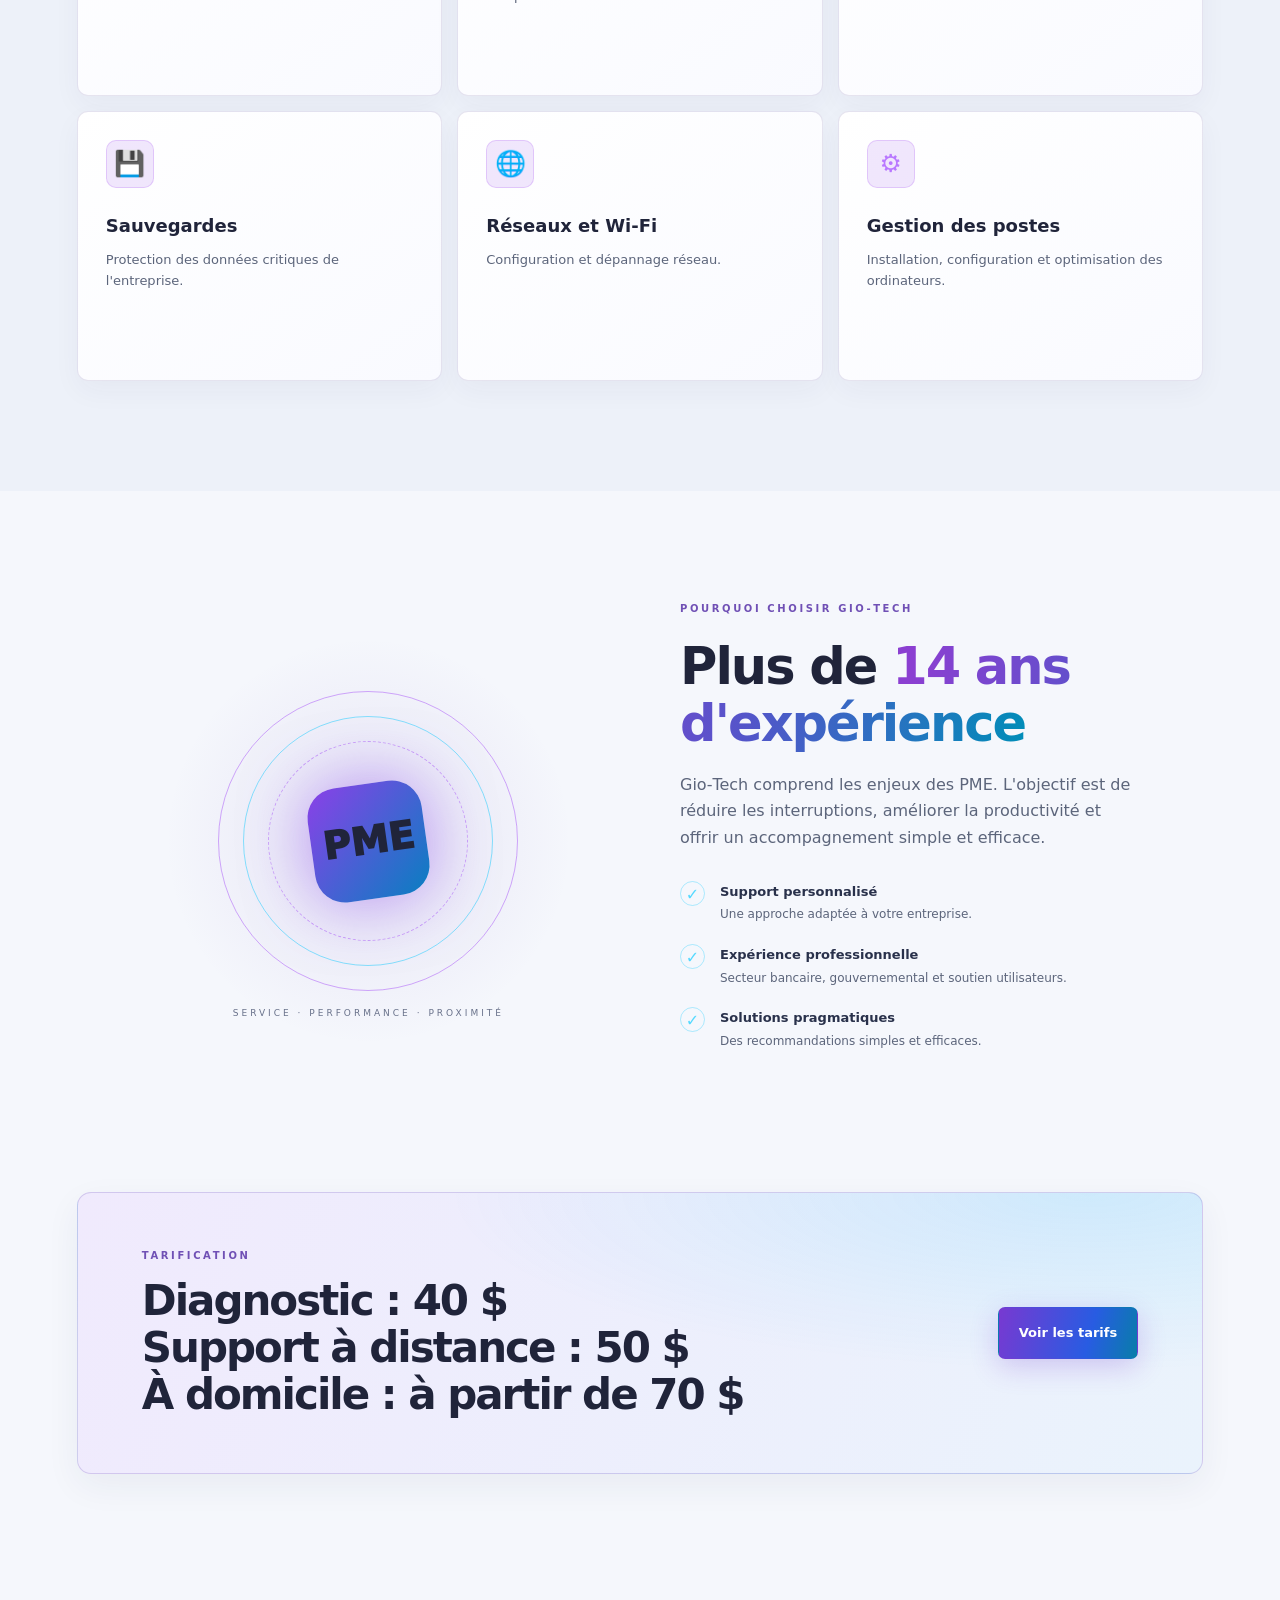
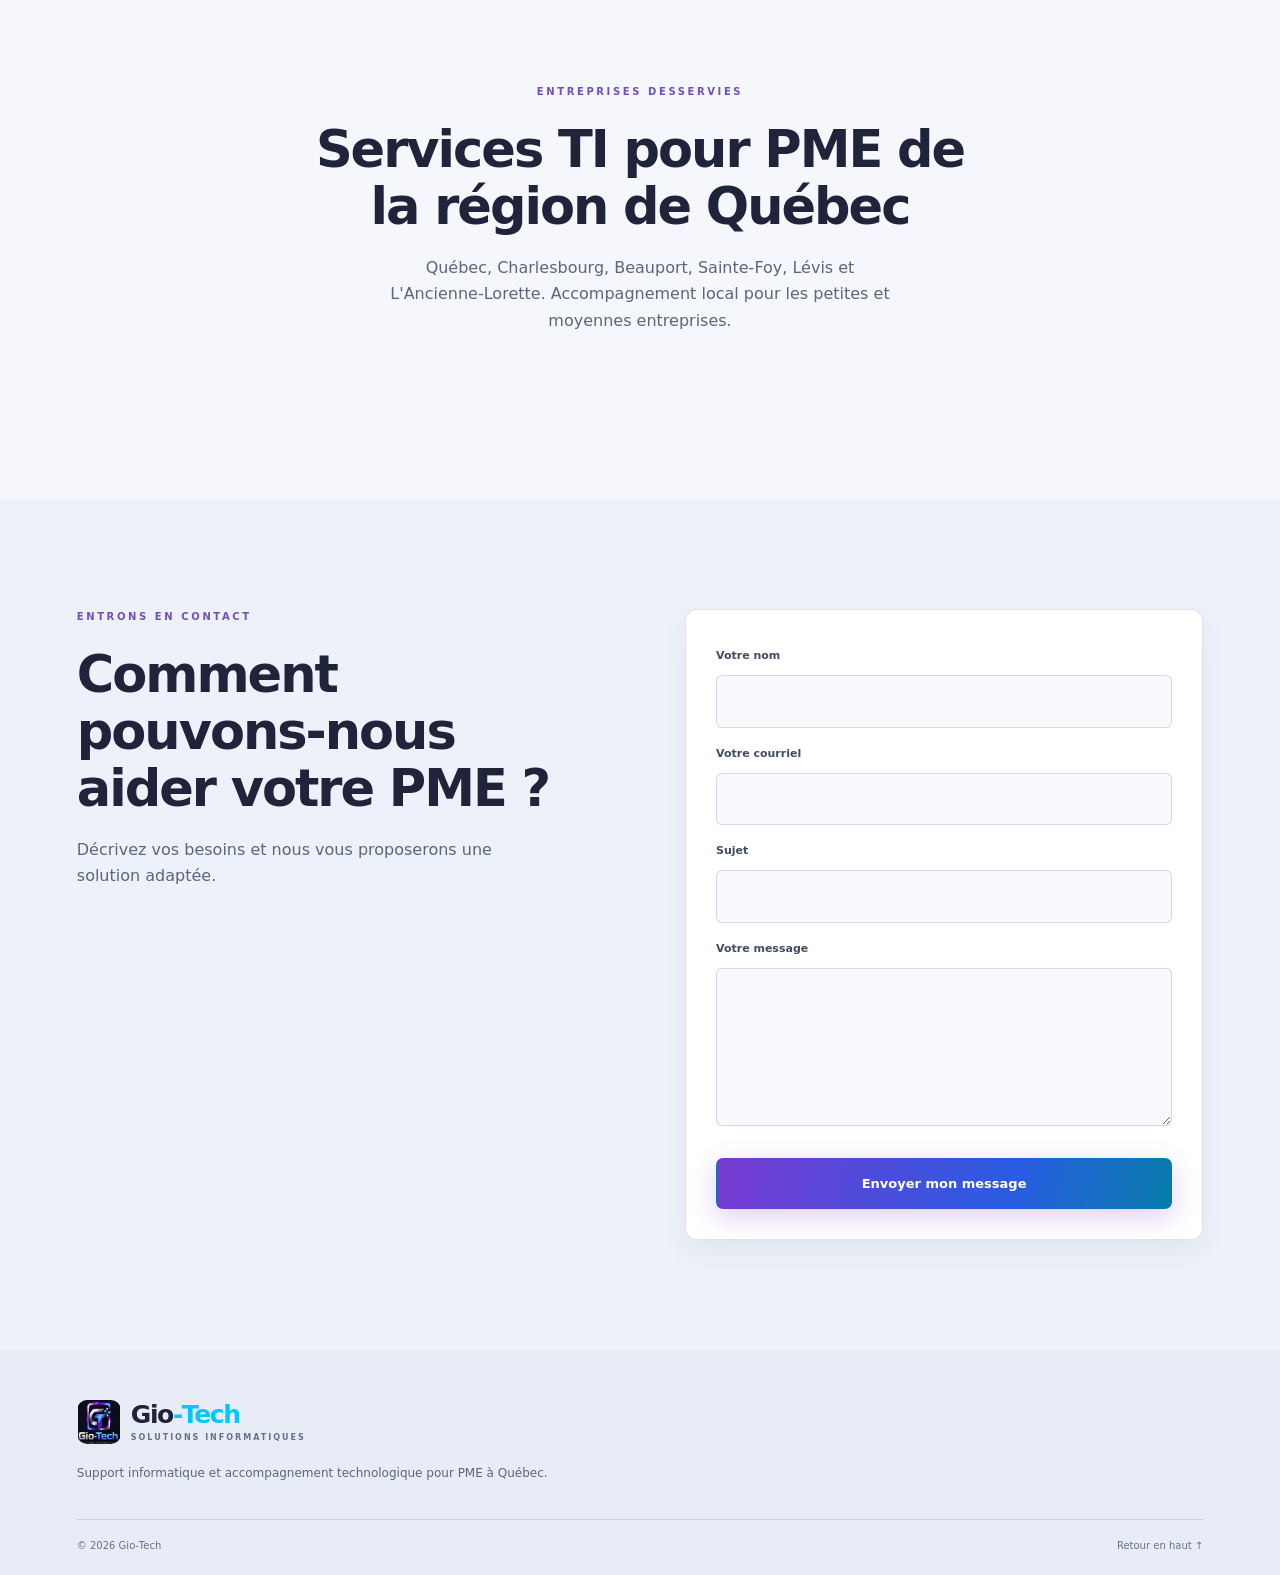
<file: support-pme-quebec.html>
<!DOCTYPE html>
<html lang="fr-CA">
<head>
<meta charset="utf-8">
<meta name="viewport" content="width=device-width, initial-scale=1">
<title>Support informatique PME à Québec | Gio‑Tech</title>
<meta name="description" content="Support informatique pour PME à Québec. Microsoft 365, postes de travail, réseaux, sauvegardes, sécurité et accompagnement technologique pour petites entreprises.">
<meta name="robots" content="index, follow">
<meta name="geo.region" content="CA-QC">
<meta name="geo.placename" content="Québec">
<meta name="ICBM" content="46.8139,-71.2080">
<link rel="canonical" href="https://gio-tech.ca/support-pme-quebec.html">
<meta property="og:title" content="Support informatique PME à Québec | Gio‑Tech">
<meta property="og:description" content="Services informatiques pour PME de la région de Québec.">
<meta property="og:type" content="website">
<meta property="og:image" content="https://gio-tech.ca/assets/Open_Graph_logo.png">
<link rel="stylesheet" href="styles.css">
<link rel="icon" href="assets/favicon.svg">
<script src="https://challenges.cloudflare.com/turnstile/v0/api.js" async defer></script>
<script src="script.js" defer></script>
<script type="application/ld+json">
{
 "@context":"https://schema.org",
 "@type":"ProfessionalService",
 "name":"GIO-TECH",
 "url":"https://gio-tech.ca",
 "telephone":"+13679951981",
 "priceRange":"$",
 "address":{
   "@type":"PostalAddress",
   "addressLocality":"Québec",
   "addressRegion":"QC",
   "postalCode":"G1H",
   "addressCountry":"CA"
 },
 "areaServed":["Québec","Charlesbourg","Beauport","Sainte-Foy","Lévis","L'Ancienne-Lorette"]
}
</script>
</head>
<body>
<header class="site-header">
<a class="brand" href="index.html"><img src="assets/technicien-informatique-quebec.jpg" alt="Logo Gio-Tech" width="54" height="54"><span>Gio<span class="accent">‑Tech</span><small>SOLUTIONS INFORMATIQUES</small></span></a>
<button class="menu-toggle" type="button" aria-expanded="false" aria-controls="navigation"><span></span><span></span><span></span></button>
<nav id="navigation" class="navigation">
<a href="index.html">Accueil</a>
<a href="depannage-informatique-quebec.html">Dépannage</a>
<a href="reparation-ordinateur-quebec.html">Réparation PC</a>
<a href="microsoft-365-quebec.html">Microsoft 365</a>
<a href="tarifs.html" class="nav-cta">Tarifs</a>
</nav>
</header>
<main>
<section class="hero section">
<div class="hero-grid"></div>
<div class="hero-copy reveal">
<p class="eyebrow"><span class="pulse"></span> SUPPORT INFORMATIQUE PME À QUÉBEC</p>
<h1>Des services TI fiables pour <span class="gradient-text">faire avancer votre entreprise</span></h1>
<p class="hero-lead">Gio‑Tech accompagne les PME dans la gestion quotidienne de leurs technologies. Support aux employés, Microsoft 365, sécurité, sauvegardes et optimisation des postes de travail.</p>
<div class="hero-actions">
<a class="button primary" href="#contact">Parler de vos besoins</a>
<a class="button secondary" href="index.html">← Retour à l'accueil</a>
</div>
</div>
<div class="hero-visual reveal"><div class="visual-card"><div class="chip">PME</div><div class="visual-title">Support TI</div><div class="visual-sub">FIABILITÉ • PRODUCTIVITÉ • SÉCURITÉ</div></div></div>
</section>
<section class="services section">
<div class="section-heading"><p class="eyebrow">NOS SERVICES</p><h2>Un partenaire <span class="gradient-text">technologique</span> pour votre PME</h2><p>Des solutions adaptées à la réalité des petites et moyennes entreprises.</p></div>
<div class="service-grid">
<article class="service-card"><div class="service-icon">👥</div><h3>Support aux employés</h3><p>Assistance technique rapide pour les utilisateurs.</p></article>
<article class="service-card"><div class="service-icon">☁</div><h3>Microsoft 365</h3><p>Outlook, Teams, OneDrive et gestion des comptes.</p></article>
<article class="service-card"><div class="service-icon">🔒</div><h3>Sécurité informatique</h3><p>Protection des accès et bonnes pratiques de sécurité.</p></article>
<article class="service-card"><div class="service-icon">💾</div><h3>Sauvegardes</h3><p>Protection des données critiques de l'entreprise.</p></article>
<article class="service-card"><div class="service-icon">🌐</div><h3>Réseaux et Wi‑Fi</h3><p>Configuration et dépannage réseau.</p></article>
<article class="service-card"><div class="service-icon">⚙</div><h3>Gestion des postes</h3><p>Installation, configuration et optimisation des ordinateurs.</p></article>
</div>
</section>
<section class="approach section">
<div class="approach-art reveal"><div class="rings"><span></span><span></span><span></span><div class="ring-core">PME</div></div><div class="art-caption">SERVICE · PERFORMANCE · PROXIMITÉ</div></div>
<div class="approach-copy reveal">
<p class="eyebrow">POURQUOI CHOISIR GIO‑TECH</p>
<h2>Plus de <span class="gradient-text">14 ans d'expérience</span></h2>
<p>Gio‑Tech comprend les enjeux des PME. L'objectif est de réduire les interruptions, améliorer la productivité et offrir un accompagnement simple et efficace.</p>
<ul class="benefits">
<li><span>✓</span><div><b>Support personnalisé</b><small>Une approche adaptée à votre entreprise.</small></div></li>
<li><span>✓</span><div><b>Expérience professionnelle</b><small>Secteur bancaire, gouvernemental et soutien utilisateurs.</small></div></li>
<li><span>✓</span><div><b>Solutions pragmatiques</b><small>Des recommandations simples et efficaces.</small></div></li>
</ul>
</div>
</section>
<section class="cta-band section reveal"><div><p class="eyebrow">TARIFICATION</p><h2>Diagnostic : 40 $<br>Support à distance : 50 $<br>À domicile : à partir de 70 $</h2></div><a class="button primary" href="tarifs.html">Voir les tarifs</a></section>
<section class="section"><div class="section-heading"><p class="eyebrow">ENTREPRISES DESSERVIES</p><h2>Services TI pour PME de la région de Québec</h2><p>Québec, Charlesbourg, Beauport, Sainte‑Foy, Lévis et L'Ancienne‑Lorette. Accompagnement local pour les petites et moyennes entreprises.</p></div></section>
<section class="contact section" id="contact">
<div class="contact-intro"><p class="eyebrow">ENTRONS EN CONTACT</p><h2>Comment pouvons-nous aider votre PME ?</h2><p>Décrivez vos besoins et nous vous proposerons une solution adaptée.</p></div>
<form class="contact-form" action="https://formspree.io/f/xzeekkzw" method="POST">
<label for="name">Votre nom</label><input id="name" name="name" required>
<label for="email">Votre courriel</label><input id="email" name="email" type="email" required>
<label for="subject">Sujet</label><input id="subject" name="subject" required>
<label for="message">Votre message</label><textarea id="message" name="message" rows="5" required></textarea>
<div class="honeypot"><input type="text" name="_gotcha"></div>
<div class="cf-turnstile" data-sitekey="0x4AAAAAAFy3pLSmN16VrvKZ"></div>
<button class="button primary submit-button" type="submit">Envoyer mon message</button>
</form>
</section>
</main>
<footer class="footer">
<a class="brand footer-brand" href="index.html"><img src="assets/technicien-informatique-quebec.jpg" alt="Logo Gio-Tech" width="44" height="44"><span>Gio<span class="accent">‑Tech</span><small>SOLUTIONS INFORMATIQUES</small></span></a>
<p>Support informatique et accompagnement technologique pour PME à Québec.</p>
<div class="footer-bottom"><span>© <span id="year"></span> Gio‑Tech</span><a href="#top">Retour en haut ↑</a></div>
</footer>
</body>
</html>
</file>
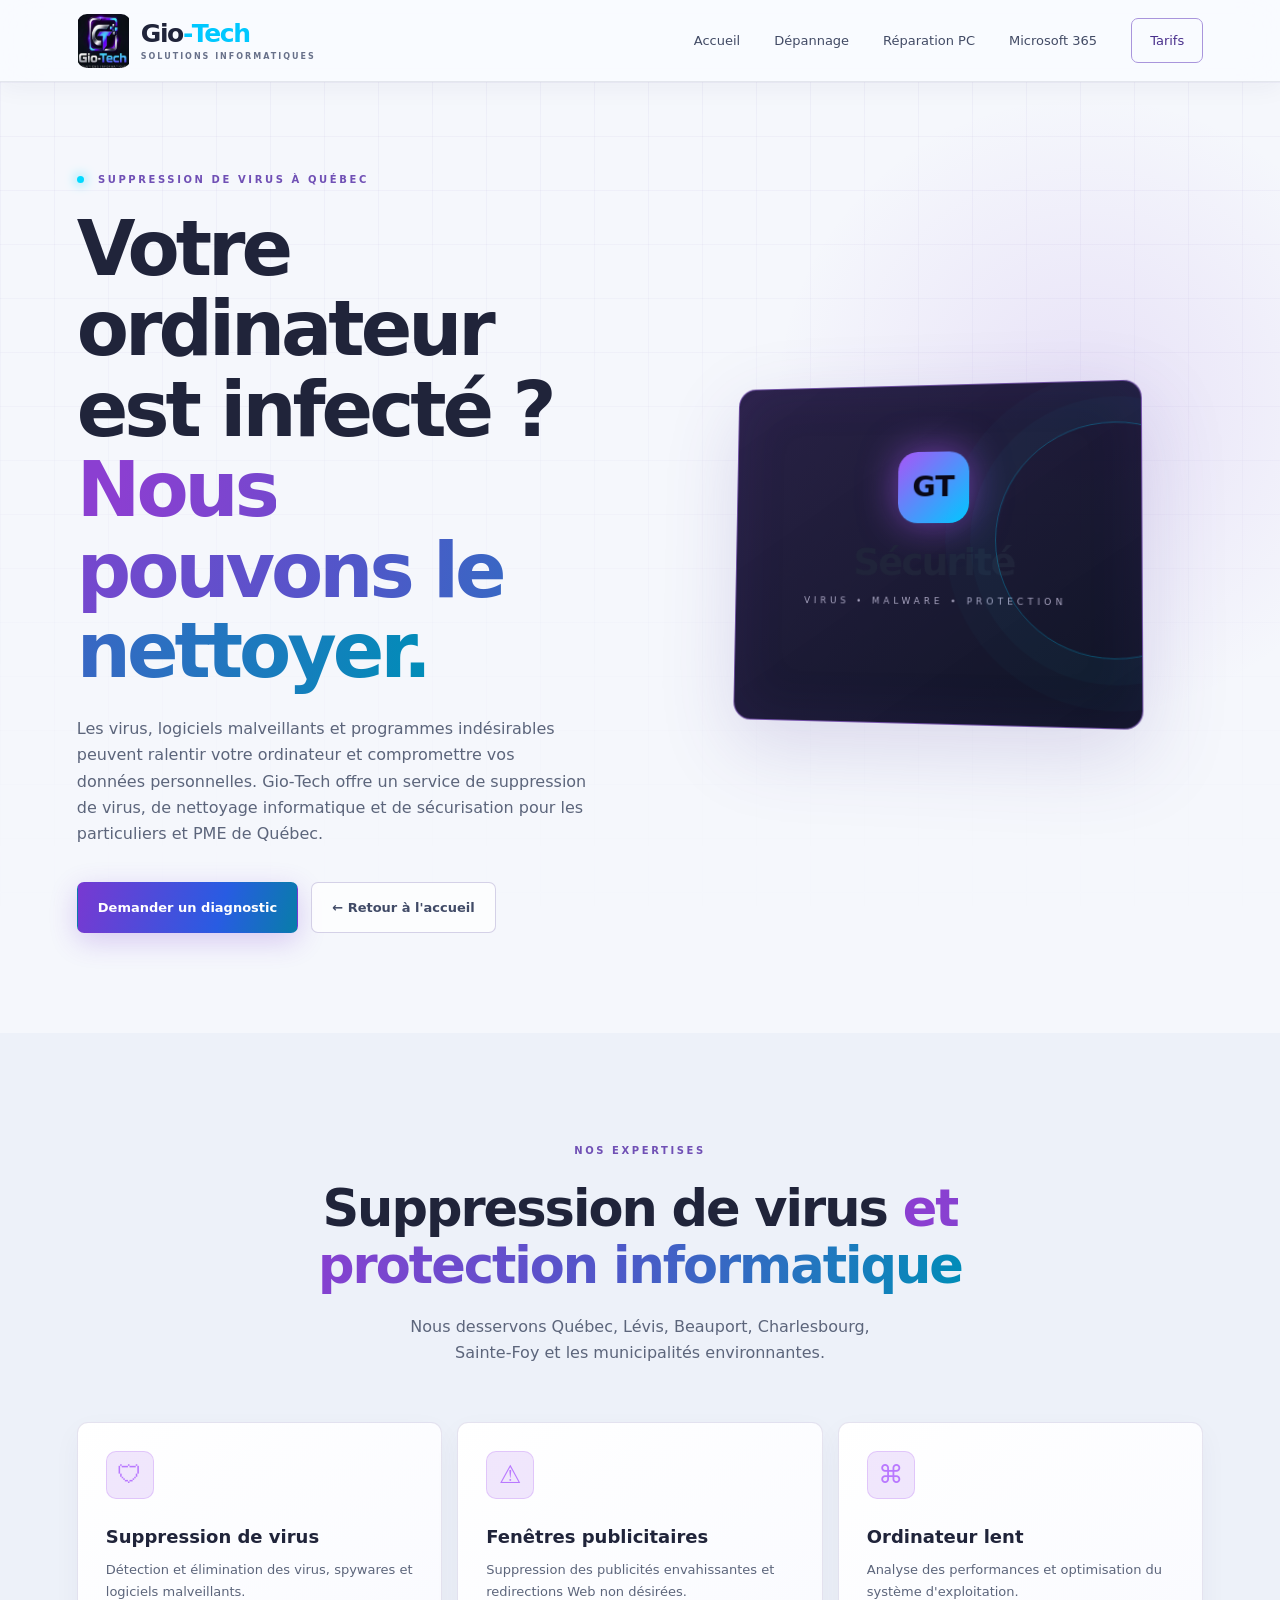
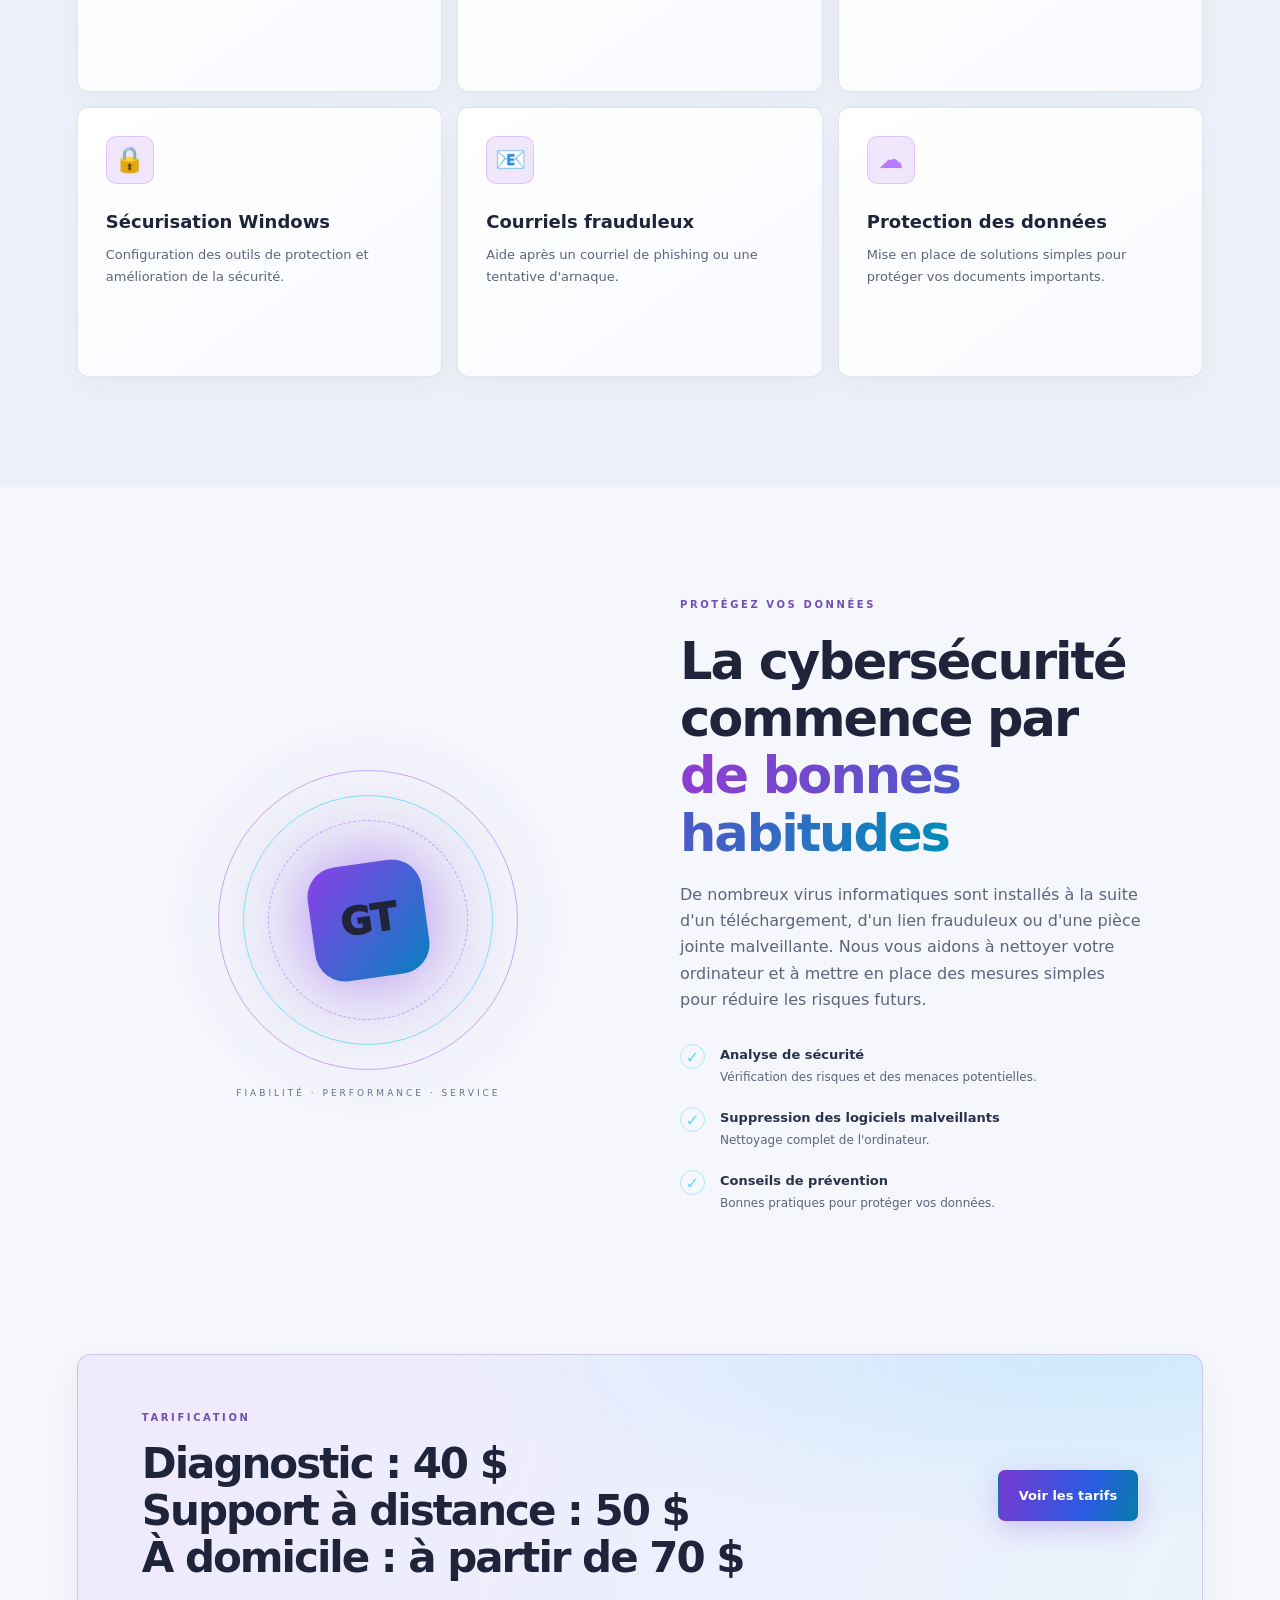
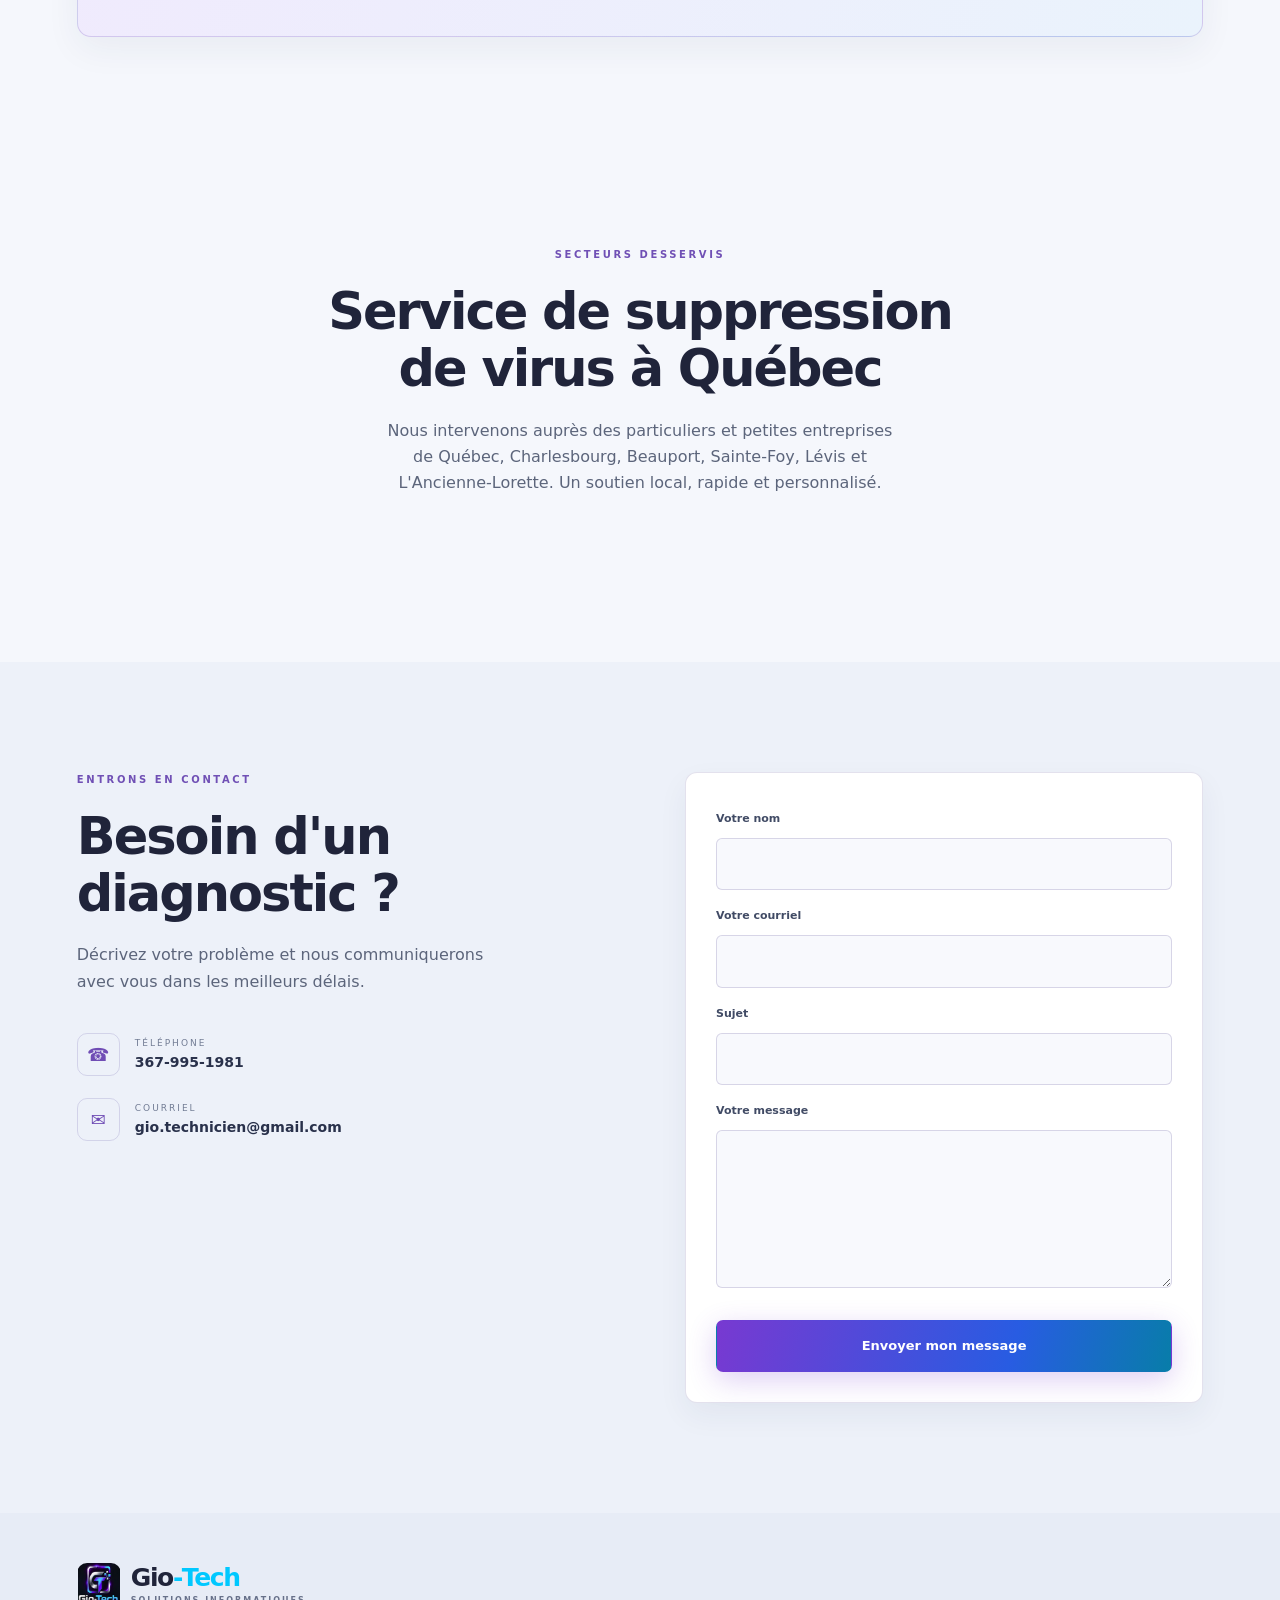
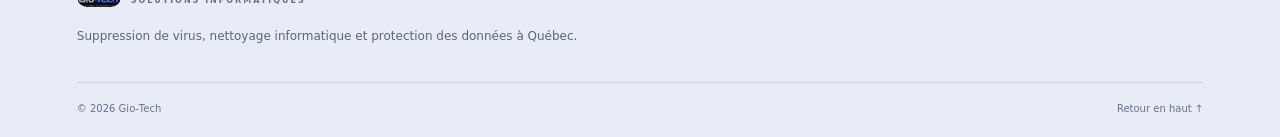
<file: suppression-virus-quebec.html>
<!DOCTYPE html>
<html lang="fr-CA">

<head>

<meta charset="utf-8">
<meta name="viewport" content="width=device-width, initial-scale=1">

<title>Suppression de virus à Québec | Nettoyage PC et Sécurité | Gio‑Tech</title>

<meta name="description"
content="Suppression de virus à Québec. Nettoyage d'ordinateurs, élimination de logiciels malveillants, protection des données et sécurisation de Windows pour particuliers et PME.">

<meta name="robots" content="index, follow">

<meta name="geo.region" content="CA-QC">
<meta name="geo.placename" content="Québec">
<meta name="ICBM" content="46.8139,-71.2080">

<link rel="canonical" 
href="https://gio-tech.ca/suppression-virus-quebec.html">

<meta property="og:title"
content="Suppression de virus à Québec | Gio‑Tech">

<meta property="og:description"
content="Suppression de virus, logiciels malveillants et sécurisation d'ordinateurs à Québec.">

<meta property="og:type" content="website">

<meta property="og:image"
content="https://gio-tech.ca/assets/Open_Graph_logo.png">

<link rel="stylesheet" href="styles.css">

<link rel="icon" href="assets/favicon.svg">

<script src="https://challenges.cloudflare.com/turnstile/v0/api.js" async defer></script>

<script src="script.js" defer></script>

<script type="application/ld+json">
{
 "@context":"https://schema.org",
 "@type":"ComputerRepair",
 "name":"GIO-TECH",
 "url":"https://gio-tech.ca",
 "telephone":"+13679951981",
 "priceRange":"$",
 "address":{
   "@type":"PostalAddress",
   "addressLocality":"Québec",
   "addressRegion":"QC",
   "postalCode":"G1H",
   "addressCountry":"CA"
 },
 "areaServed":[
   "Québec",
   "Charlesbourg",
   "Beauport",
   "Sainte-Foy",
   "Lévis",
   "L'Ancienne-Lorette"
 ]
}</script>

</head>

<body>

<header class="site-header">

<a class="brand" href="index.html">
<img src="assets/technicien-informatique-quebec.jpg"
alt="Logo Gio-Tech"
width="54"
height="54">

<span>
Gio<span class="accent">‑Tech</span>
<small>SOLUTIONS INFORMATIQUES</small>
</span>
</a>

<button class="menu-toggle"
type="button"
aria-expanded="false"
aria-controls="navigation">

<span></span>
<span></span>
<span></span>

</button>

<nav
id="navigation"
class="navigation">

<a href="index.html">Accueil</a>

<a href="depannage-informatique-quebec.html">
Dépannage
</a>

<a href="reparation-ordinateur-quebec.html">
Réparation PC
</a>

<a href="microsoft-365-quebec.html">
Microsoft 365
</a>

<a href="tarifs.html"
class="nav-cta">
Tarifs
</a>

</nav>

</header>

<main>

<section class="hero section">

<div class="hero-grid"></div>

<div class="hero-copy reveal">


<p class="eyebrow">

<span class="pulse"></span>

SUPPRESSION DE VIRUS À QUÉBEC

</p>

<h1>

Votre ordinateur est infecté ?

<span class="gradient-text">

Nous pouvons le nettoyer.

</span>

</h1>

<p class="hero-lead">

Les virus, logiciels malveillants et programmes
indésirables peuvent ralentir votre ordinateur
et compromettre vos données personnelles.

Gio‑Tech offre un service de suppression de virus,
de nettoyage informatique et de sécurisation
pour les particuliers et PME de Québec.

</p>
<div class="hero-actions">

<a
class="button primary"
href="#contact">

Demander un diagnostic

</a>

<a
class="button secondary"
href="index.html">

← Retour à l'accueil

</a>

</div>

</div>

<div class="hero-visual reveal">

<div class="visual-card">

<div class="chip">GT</div>

<div class="visual-title">

Sécurité

</div>

<div class="visual-sub">

VIRUS • MALWARE • PROTECTION

</div>
</div>

</div>

</section>

<section class="services section">

<div class="section-heading">

<p class="eyebrow">

NOS EXPERTISES

</p>

<h2>

Suppression de virus

<span class="gradient-text">

et protection informatique

</span>

</h2>

<p>

Nous desservons Québec,
Lévis,
Beauport,
Charlesbourg,
Sainte‑Foy
et les municipalités environnantes.

</p>

</div>

<div class="service-grid">

<article class="service-card">

<div class="service-icon">🛡</div>

<h3>
Suppression de virus
</h3>

<p>

Détection et élimination des virus,
spywares et logiciels malveillants.

</p>

</article>

<article class="service-card">

<div class="service-icon">⚠</div>

<h3>
Fenêtres publicitaires
</h3>

<p>

Suppression des publicités envahissantes
et redirections Web non désirées.

</p>

</article>

<article class="service-card">

<div class="service-icon">⌘</div>

<h3>
Ordinateur lent
</h3>

<p>

Analyse des performances et optimisation
du système d'exploitation.

</p>

</article>

<article class="service-card">

<div class="service-icon">🔒</div>

<h3>
Sécurisation Windows
</h3>

<p>

Configuration des outils de protection
et amélioration de la sécurité.

</p>

</article>

<article class="service-card">

<div class="service-icon">📧</div>

<h3>
Courriels frauduleux
</h3>

<p>

Aide après un courriel de phishing
ou une tentative d'arnaque.

</p>

</article>

<article class="service-card">

<div class="service-icon">☁</div>

<h3>
Protection des données
</h3>

<p>

Mise en place de solutions simples
pour protéger vos documents importants.

</p>

</article>

</div>

</section>

<section class="approach section">

<div class="approach-art reveal">

<div class="rings">
<span></span>
<span></span>
<span></span>

<div class="ring-core">
GT
</div>

</div>

<div class="art-caption">

FIABILITÉ · PERFORMANCE · SERVICE

</div>

</div>

<div class="approach-copy reveal">

<p class="eyebrow">

PROTÉGEZ VOS DONNÉES

</p>

<h2>

La cybersécurité commence par

<span class="gradient-text">

de bonnes habitudes

</span>

</h2>

<p>

De nombreux virus informatiques sont installés
à la suite d'un téléchargement, d'un lien
frauduleux ou d'une pièce jointe malveillante.

Nous vous aidons à nettoyer votre ordinateur
et à mettre en place des mesures simples
pour réduire les risques futurs.

</p>

<ul class="benefits">

<li>
<span>✓</span>
<div>
<b>Analyse de sécurité</b>
<small>
Vérification des risques et des menaces potentielles.
</small>
</div>
</li>

<li>
<span>✓</span>
<div>
<b>Suppression des logiciels malveillants</b>
<small>
Nettoyage complet de l'ordinateur.
</small>
</div>
</li>

<li>
<span>✓</span>
<div>
<b>Conseils de prévention</b>
<small>
Bonnes pratiques pour protéger vos données.
</small>
</div>
</li>

</ul>
</div>

</section>

<section class="cta-band section reveal">

<div>

<p class="eyebrow">

TARIFICATION

</p>

<h2>

Diagnostic : 40 $<br>

Support à distance : 50 $<br>

À domicile : à partir de 70 $

</h2>

</div>

<a
class="button primary"
href="tarifs.html">

Voir les tarifs

</a>

</section>
<section class="section">

<div class="section-heading">

<p class="eyebrow">

SECTEURS DESSERVIS

</p>

<h2>

Service de suppression de virus à Québec

</h2>

<p>

Nous intervenons auprès des particuliers
et petites entreprises de Québec,
Charlesbourg, Beauport, Sainte‑Foy,
Lévis et L'Ancienne‑Lorette.

Un soutien local, rapide et personnalisé.

</p>

</div>

</section>

<section
class="contact section"
id="contact">

<div class="contact-intro">

<p class="eyebrow">

ENTRONS EN CONTACT

</p>

<h2>

Besoin d'un diagnostic ?

</h2>

<p>

Décrivez votre problème
et nous communiquerons avec vous
dans les meilleurs délais.

</p>

<div class="contact-details">

<a href="tel:+13679951981">

<span class="detail-icon">☎</span>

<span>

<small>TÉLÉPHONE</small>

<b>367‑995‑1981</b>

</span>

</a>

<a href="mailto:gio.technicien@gmail.com">

<span class="detail-icon">✉</span>

<span>

<small>COURRIEL</small>

<b>gio.technicien@gmail.com</b>

</span>

</a>

</div>

</div>

<form
class="contact-form"
action="https://formspree.io/f/xzeekkzw"
method="POST">

<label for="name">Votre nom</label>

<input
id="name"
name="name"
required>

<label for="email">
Votre courriel
</label>

<input
id="email"
name="email"
type="email"
required>

<label for="subject">
Sujet
</label>

<input
id="subject"
name="subject"
required>

<label for="message">

Votre message

</label>

<textarea
id="message"
name="message"
rows="5"
required>
</textarea>

<div class="honeypot">
<input type="text" name="_gotcha">
</div>

<div class="cf-turnstile"
data-sitekey="0x4AAAAAAFy3pLSmN16VrvKZ">
</div>

<button
class="button primary submit-button"
type="submit">

Envoyer mon message

</button>

</form>

</section>

</main>

<footer class="footer">

<a
class="brand footer-brand"
href="index.html">

<img
src="assets/technicien-informatique-quebec.jpg"
alt="Logo Gio-Tech"
width="44"
height="44">

<span>
Gio<span class="accent">‑Tech</span>
<small>SOLUTIONS INFORMATIQUES</small>
</span>

</a>

<p>

Suppression de virus, nettoyage informatique
et protection des données à Québec.

</p>

<div class="footer-bottom">

<span>

© <span id="year"></span>
Gio‑Tech

</span>

<a href="#top">

Retour en haut ↑

</a>

</div>

</footer>

</body>

</html>
</file>
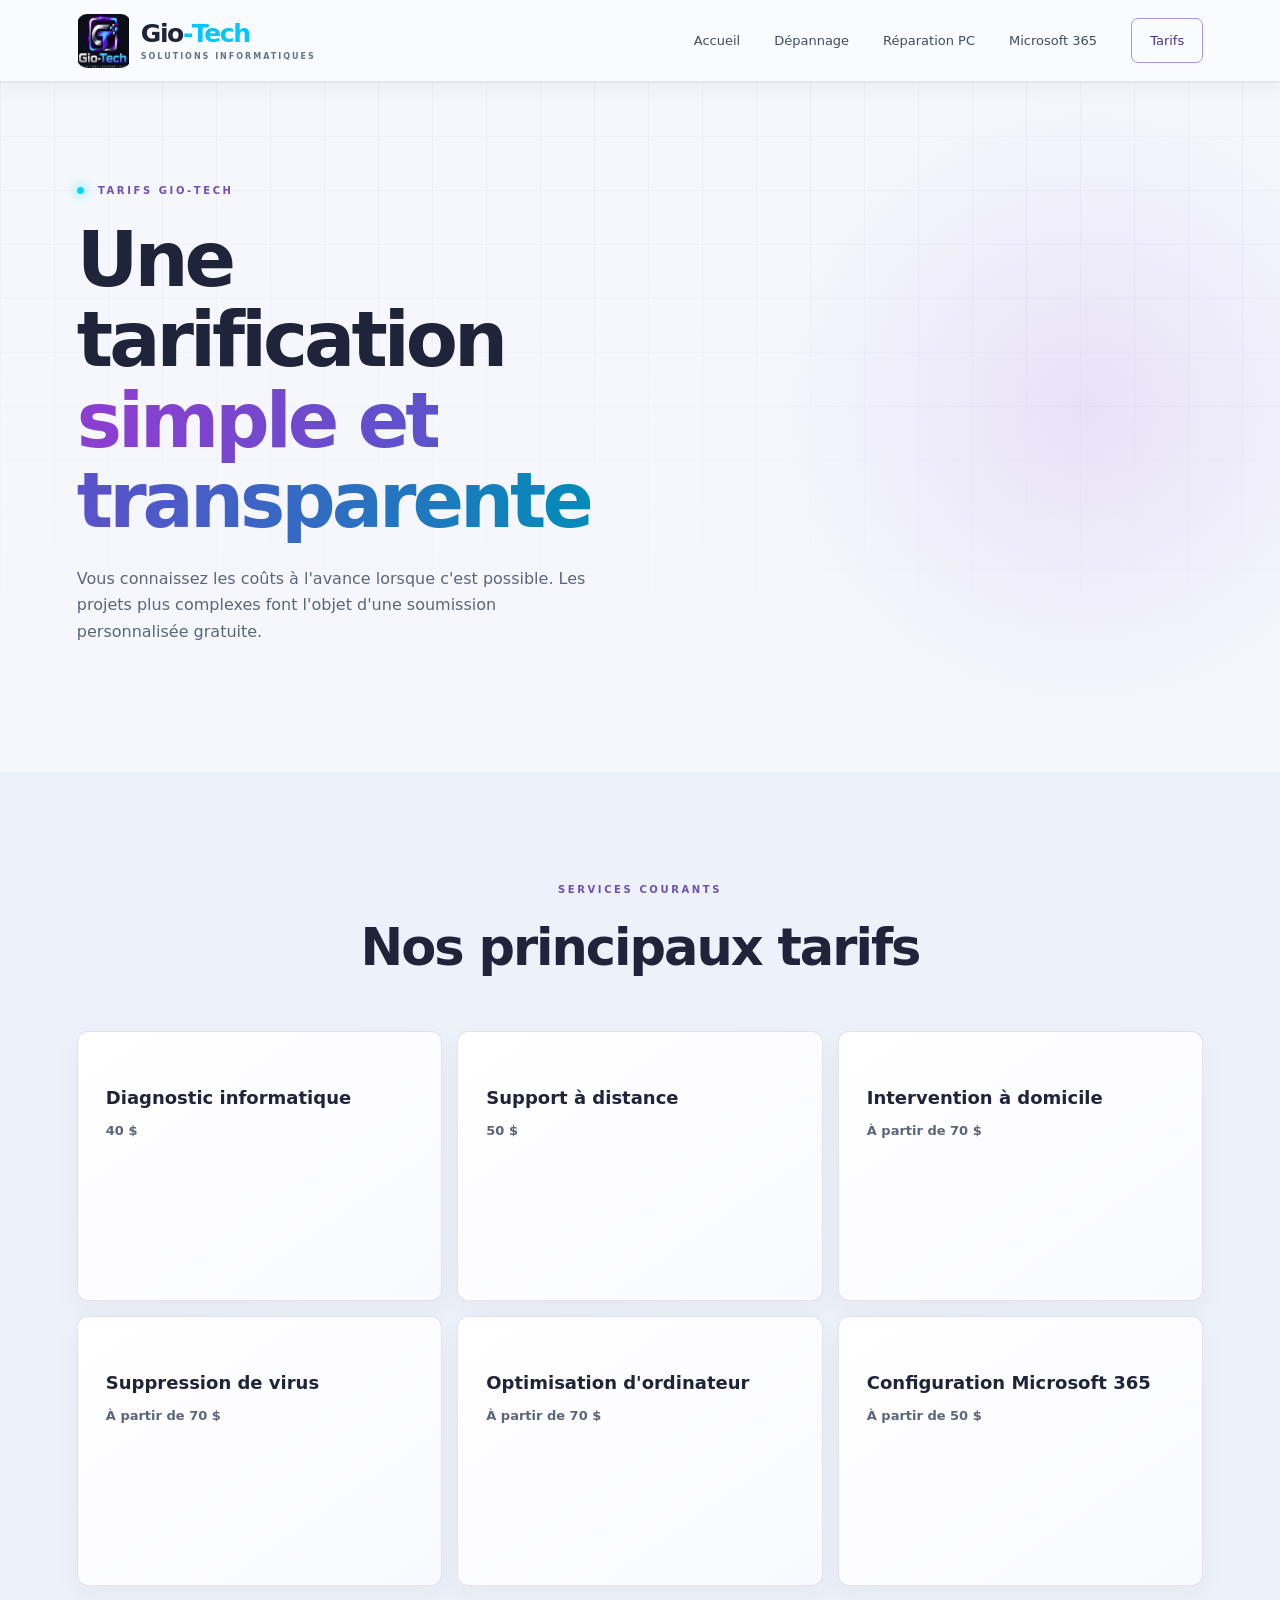
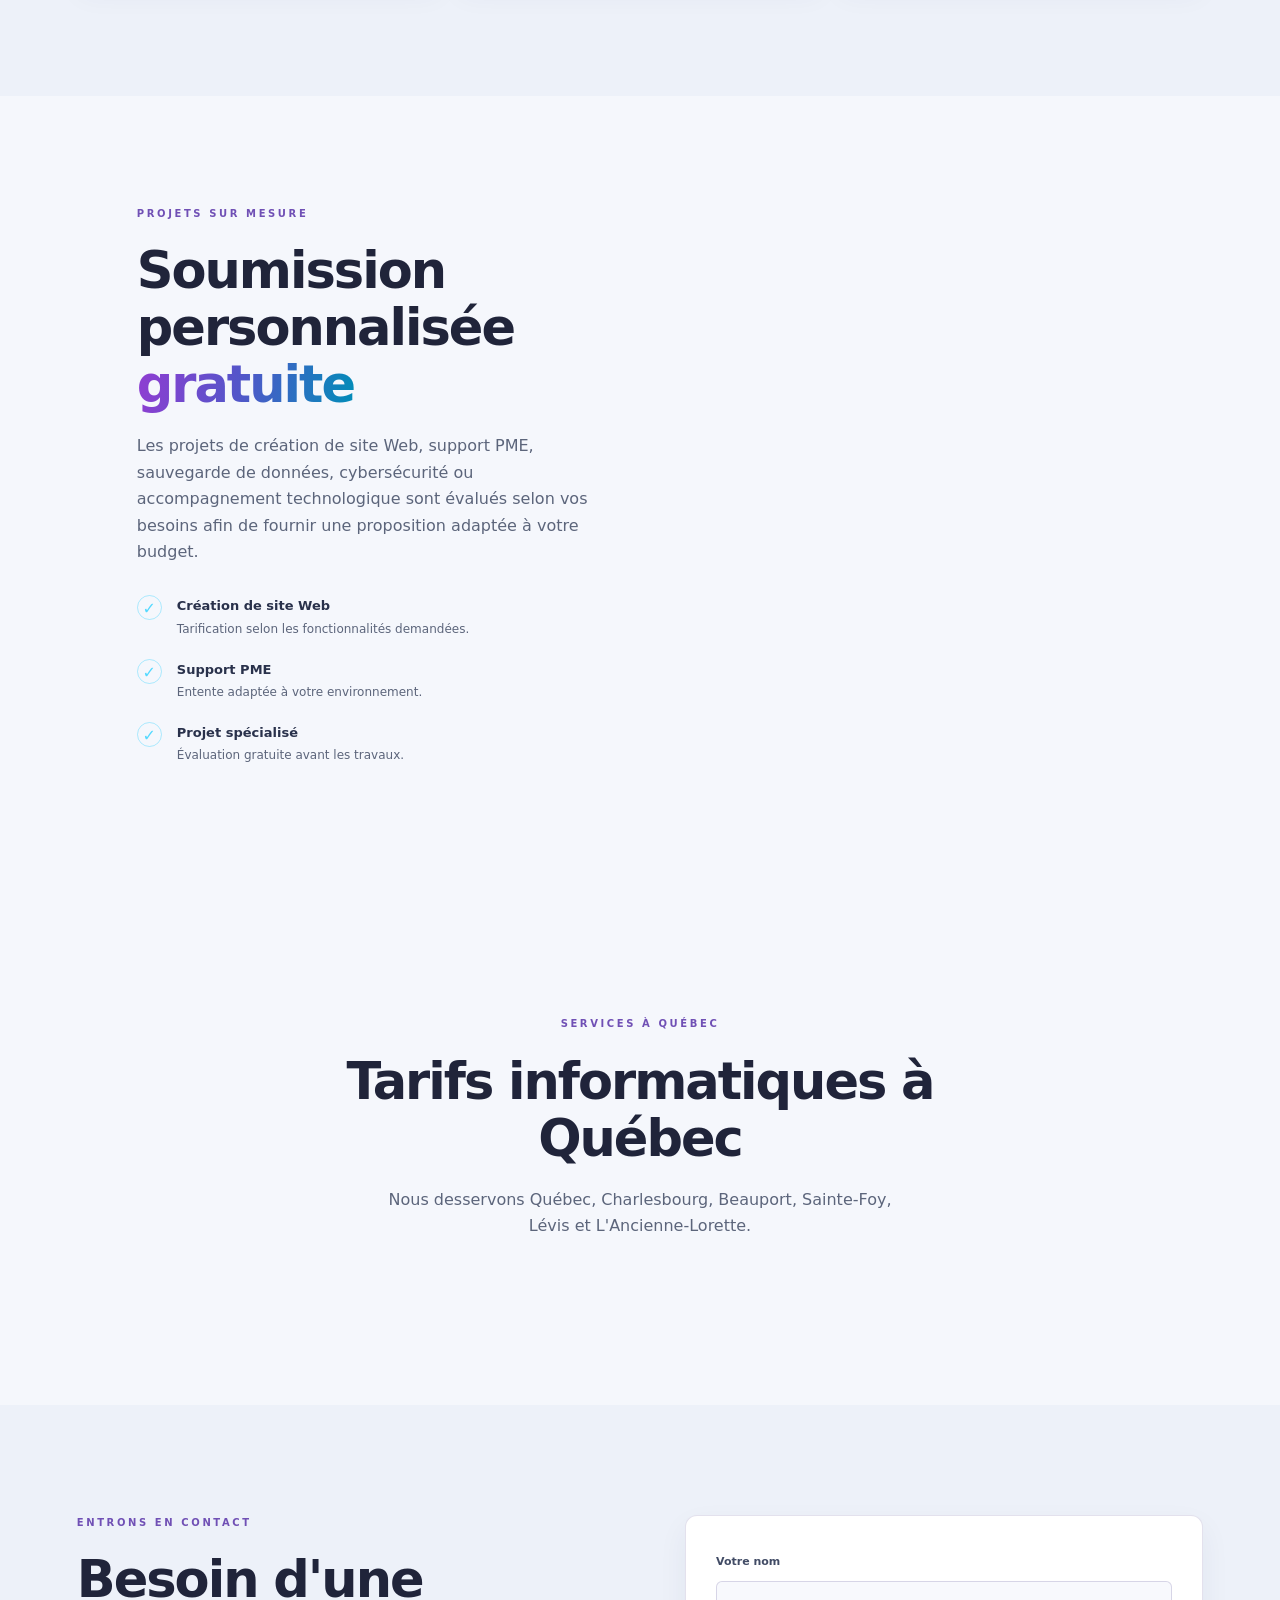
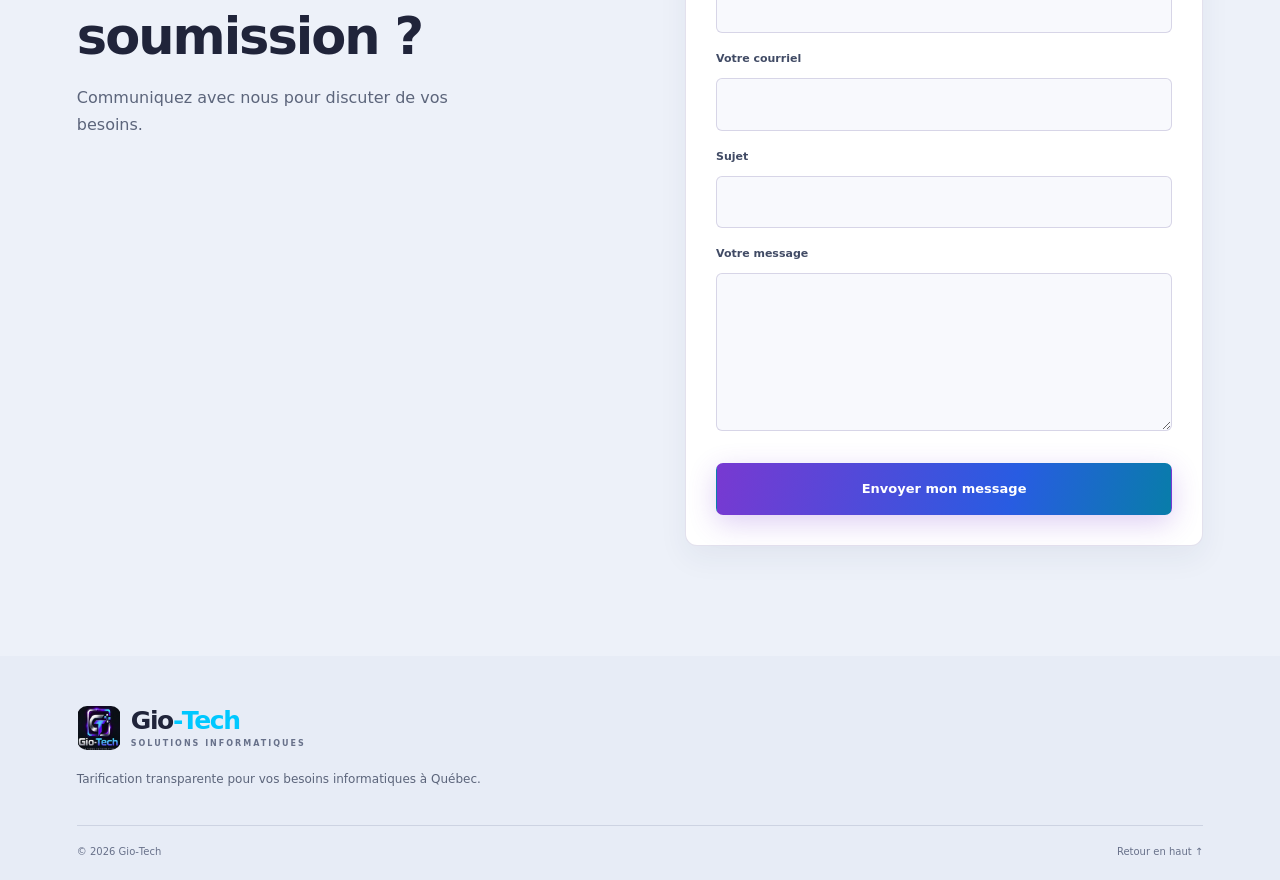
<file: tarifs.html>
<!DOCTYPE html>
<html lang="fr-CA">
<head>
<meta charset="utf-8">
<meta name="viewport" content="width=device-width, initial-scale=1">
<title>Tarifs informatiques à Québec | Gio‑Tech</title>
<meta name="description" content="Tarifs des services informatiques Gio‑Tech à Québec. Diagnostic, support à distance, intervention à domicile et soumissions personnalisées.">
<meta name="robots" content="index, follow">
<meta name="geo.region" content="CA-QC">
<meta name="geo.placename" content="Québec">
<meta name="ICBM" content="46.8139,-71.2080">
<link rel="canonical" href="https://gio-tech.ca/tarifs.html">
<meta property="og:title" content="Tarifs informatiques à Québec | Gio‑Tech">
<meta property="og:description" content="Tarification simple et transparente pour vos besoins informatiques.">
<meta property="og:type" content="website">
<meta property="og:image" content="https://gio-tech.ca/assets/Open_Graph_logo.png">
<link rel="stylesheet" href="styles.css">
<link rel="icon" href="assets/favicon.svg">
<script src="https://challenges.cloudflare.com/turnstile/v0/api.js" async defer></script>
<script src="script.js" defer></script>
</head>
<body>
<header class="site-header">
<a class="brand" href="index.html"><img src="assets/technicien-informatique-quebec.jpg" alt="Logo Gio-Tech" width="54" height="54"><span>Gio<span class="accent">‑Tech</span><small>SOLUTIONS INFORMATIQUES</small></span></a>
<button class="menu-toggle" type="button" aria-expanded="false" aria-controls="navigation"><span></span><span></span><span></span></button>
<nav id="navigation" class="navigation"><a href="index.html">Accueil</a><a href="depannage-informatique-quebec.html">Dépannage</a><a href="reparation-ordinateur-quebec.html">Réparation PC</a><a href="microsoft-365-quebec.html">Microsoft 365</a><a href="tarifs.html" class="nav-cta">Tarifs</a></nav>
</header>
<main>
<section class="hero section">
<div class="hero-grid"></div>
<div class="hero-copy reveal">
<p class="eyebrow"><span class="pulse"></span> TARIFS GIO‑TECH</p>
<h1>Une tarification <span class="gradient-text">simple et transparente</span></h1>
<p class="hero-lead">Vous connaissez les coûts à l'avance lorsque c'est possible. Les projets plus complexes font l'objet d'une soumission personnalisée gratuite.</p>
</div>
</section>
<section class="services section">
<div class="section-heading">
<p class="eyebrow">SERVICES COURANTS</p>
<h2>Nos principaux tarifs</h2>
</div>
<div class="service-grid">
<article class="service-card"><h3>Diagnostic informatique</h3><p><strong>40 $</strong></p></article>
<article class="service-card"><h3>Support à distance</h3><p><strong>50 $</strong></p></article>
<article class="service-card"><h3>Intervention à domicile</h3><p><strong>À partir de 70 $</strong></p></article>
<article class="service-card"><h3>Suppression de virus</h3><p><strong>À partir de 70 $</strong></p></article>
<article class="service-card"><h3>Optimisation d'ordinateur</h3><p><strong>À partir de 70 $</strong></p></article>
<article class="service-card"><h3>Configuration Microsoft 365</h3><p><strong>À partir de 50 $</strong></p></article>
</div>
</section>
<section class="approach section">
<div class="approach-copy reveal">
<p class="eyebrow">PROJETS SUR MESURE</p>
<h2>Soumission personnalisée <span class="gradient-text">gratuite</span></h2>
<p>Les projets de création de site Web, support PME, sauvegarde de données, cybersécurité ou accompagnement technologique sont évalués selon vos besoins afin de fournir une proposition adaptée à votre budget.</p>
<ul class="benefits">
<li><span>✓</span><div><b>Création de site Web</b><small>Tarification selon les fonctionnalités demandées.</small></div></li>
<li><span>✓</span><div><b>Support PME</b><small>Entente adaptée à votre environnement.</small></div></li>
<li><span>✓</span><div><b>Projet spécialisé</b><small>Évaluation gratuite avant les travaux.</small></div></li>
</ul>
</div>
</section>
<section class="section">
<div class="section-heading">
<p class="eyebrow">SERVICES À QUÉBEC</p>
<h2>Tarifs informatiques à Québec</h2>
<p>Nous desservons Québec, Charlesbourg, Beauport, Sainte‑Foy, Lévis et L'Ancienne‑Lorette.</p>
</div>
</section>
<section class="contact section" id="contact">
<div class="contact-intro"><p class="eyebrow">ENTRONS EN CONTACT</p><h2>Besoin d'une soumission ?</h2><p>Communiquez avec nous pour discuter de vos besoins.</p></div>
<form class="contact-form" action="https://formspree.io/f/xzeekkzw" method="POST">
<label for="name">Votre nom</label><input id="name" name="name" required>
<label for="email">Votre courriel</label><input id="email" name="email" type="email" required>
<label for="subject">Sujet</label><input id="subject" name="subject" required>
<label for="message">Votre message</label><textarea id="message" name="message" rows="5" required></textarea>
<div class="honeypot"><input type="text" name="_gotcha"></div>
<div class="cf-turnstile" data-sitekey="0x4AAAAAAFy3pLSmN16VrvKZ"></div>
<button class="button primary submit-button" type="submit">Envoyer mon message</button>
</form>
</section>
</main>
<footer class="footer"><a class="brand footer-brand" href="index.html"><img src="assets/technicien-informatique-quebec.jpg" alt="Logo Gio-Tech" width="44" height="44"><span>Gio<span class="accent">‑Tech</span><small>SOLUTIONS INFORMATIQUES</small></span></a><p>Tarification transparente pour vos besoins informatiques à Québec.</p><div class="footer-bottom"><span>© <span id="year"></span> Gio‑Tech</span><a href="#top">Retour en haut ↑</a></div></footer>
</body>
</html>
</file>
<file: styles.css>
:root{--bg:#090817;--panel:#111027;--panel2:#171431;--text:#f7f5ff;--muted:#b2aec9;--purple:#a855f7;--blue:#00c8ff;--line:rgba(173,135,255,.2);--max:1160px}
*{box-sizing:border-box}html{scroll-behavior:smooth;scroll-padding-top:90px}body{margin:0;background:var(--bg);color:var(--text);font-family:Inter,ui-sans-serif,system-ui,-apple-system,"Segoe UI",sans-serif;line-height:1.65;overflow-x:hidden}a{color:inherit;text-decoration:none}button,input,textarea{font:inherit}.skip-link{position:absolute;left:-999px;top:10px;background:white;color:black;padding:10px;z-index:100}.skip-link:focus{left:10px}.accent{color:var(--blue)}.gradient-text{background:linear-gradient(100deg,#c084fc 5%,#7c6cff 48%,#00d5ff 100%);-webkit-background-clip:text;background-clip:text;color:transparent}.section{padding:110px max(6vw,24px)}.site-header{height:82px;padding:0 max(6vw,24px);display:flex;align-items:center;justify-content:space-between;position:sticky;top:0;z-index:20;background:rgba(9,8,23,.86);backdrop-filter:blur(18px);border-bottom:1px solid rgba(255,255,255,.06)}.brand{display:flex;align-items:center;gap:10px;font-size:25px;font-weight:850;letter-spacing:-1.4px;line-height:1}.brand img{object-fit:contain;border-radius:10px}.brand small{display:block;font-size:8px;letter-spacing:2px;color:#aaa5c2;font-weight:600;margin-top:7px}.navigation{display:flex;align-items:center;gap:34px;color:#d1cde1;font-size:13px}.navigation a:hover,.text-link:hover{color:var(--blue)}.nav-cta{padding:11px 18px;border:1px solid #7850bd;border-radius:7px;color:white}.menu-toggle{display:none;background:none;border:0;color:white}.hero{min-height:690px;position:relative;display:grid;grid-template-columns:1fr 1fr;align-items:center;gap:45px;padding-top:90px;padding-bottom:100px;overflow:hidden}.hero:before{content:"";position:absolute;width:650px;height:650px;right:-130px;top:0;background:radial-gradient(circle,rgba(111,39,203,.2),transparent 68%);pointer-events:none}.hero-grid{position:absolute;inset:0;background-image:linear-gradient(rgba(153,118,255,.035) 1px,transparent 1px),linear-gradient(90deg,rgba(153,118,255,.035) 1px,transparent 1px);background-size:54px 54px;mask-image:linear-gradient(to bottom,black,transparent 90%);pointer-events:none}.hero-copy,.hero-visual{position:relative;z-index:1}.eyebrow{font-size:10px;letter-spacing:2.6px;color:#bda0f8;font-weight:800;margin:0 0 20px}.pulse{display:inline-block;width:7px;height:7px;background:#00d9ff;border-radius:50%;margin-right:8px;box-shadow:0 0 12px #00d9ff}.hero h1{font-size:clamp(44px,6vw,76px);line-height:1.06;letter-spacing:-4px;margin:0 0 24px}.hero-lead,.section-heading>p:last-child,.approach-copy>p:not(.eyebrow),.contact-intro>p:not(.eyebrow){color:var(--muted);max-width:510px;font-size:16px}.hero-actions{display:flex;gap:13px;flex-wrap:wrap;margin-top:34px}.button{display:inline-flex;align-items:center;justify-content:center;gap:18px;padding:14px 20px;border-radius:7px;font-weight:750;font-size:13px;border:1px solid transparent;transition:transform .2s,box-shadow .2s}.button:hover{transform:translateY(-3px)}.primary{background:linear-gradient(105deg,#7839d1,#285ce2 65%,#087da9);box-shadow:0 8px 28px rgba(115,55,211,.24);color:white}.primary:hover{box-shadow:0 10px 35px rgba(0,200,255,.25)}.secondary{border-color:var(--line);color:#ddd8ee}.trust-line{margin-top:45px;color:#a7a1bd;font-size:10px;letter-spacing:1px;text-transform:uppercase}.trust-line i{display:inline-block;height:3px;width:3px;border-radius:50%;background:var(--blue);margin:0 12px 2px}.trust-icon{color:var(--blue);font-size:14px;margin-right:7px}.hero-visual{min-height:410px;display:grid;place-items:center}.visual-card{width:min(100%,410px);height:340px;border:1px solid rgba(180,125,255,.55);border-radius:18px;background:linear-gradient(145deg,rgba(30,22,61,.95),rgba(7,12,29,.97));box-shadow:0 25px 80px rgba(85,37,169,.3),inset 0 0 55px rgba(91,48,167,.12);transform:perspective(900px) rotateY(-8deg) rotateX(3deg);padding:25px;position:relative;overflow:hidden}.visual-card:after{content:"";position:absolute;width:230px;height:230px;border:1px solid rgba(0,205,255,.3);border-radius:50%;right:-90px;top:40px;box-shadow:0 0 0 25px rgba(0,205,255,.025),0 0 0 50px rgba(0,205,255,.02)}.visual-top,.visual-footer{font-size:9px;letter-spacing:1.8px;color:#aaa6c2;display:flex;justify-content:space-between}.status-dot{display:inline-block;width:6px;height:6px;background:#3bf3c1;border-radius:50%;margin-right:6px}.chip{margin:42px auto 8px;width:72px;height:72px;border-radius:20px;display:grid;place-items:center;font-size:29px;font-weight:900;background:linear-gradient(135deg,#a855f7,#00c8ff);color:#090817;box-shadow:0 0 38px rgba(168,85,247,.6);animation:chipglow 3s ease-in-out infinite}.visual-title{text-align:center;font-size:38px;font-weight:900;letter-spacing:-2px}.visual-sub{text-align:center;color:#aaa6c2;font-size:9px;letter-spacing:4px}.visual-bars{display:flex;gap:7px;justify-content:center;align-items:end;height:35px;margin-top:20px}.visual-bars span{width:5px;border-radius:4px;background:linear-gradient(#00d9ff,#853ff0);animation:equalize 1.2s ease-in-out infinite alternate}.visual-bars span:nth-child(1),.visual-bars span:nth-child(7){height:14px}.visual-bars span:nth-child(2),.visual-bars span:nth-child(6){height:25px;animation-delay:.2s}.visual-bars span:nth-child(3),.visual-bars span:nth-child(5){height:19px;animation-delay:.4s}.visual-bars span:nth-child(4){height:31px;animation-delay:.1s}.visual-footer{margin-top:25px}.orb{position:absolute;border-radius:50%;filter:blur(1px);border:1px solid rgba(0,205,255,.3)}.orb-one{width:370px;height:370px;animation:orbit 18s linear infinite}.orb-two{width:440px;height:440px;border-color:rgba(168,85,247,.22);animation:orbit 24s linear infinite reverse}.float-tag{position:absolute;background:rgba(21,17,45,.9);border:1px solid var(--line);border-radius:7px;padding:10px 14px;font-size:10px;color:#e7e0ff;box-shadow:0 10px 30px #05040d}.tag-one{top:65px;left:-10px}.tag-two{bottom:55px;right:-10px}.scroll-cue{position:absolute;bottom:35px;left:max(6vw,24px);font-size:9px;letter-spacing:2px;color:#89839f}.scroll-cue span{color:var(--blue);margin-left:12px;font-size:16px}.services{background:#0d0b1c}.section-heading{max-width:650px;margin:0 auto 55px;text-align:center}.section-heading h2,.approach h2,.contact h2,.cta-band h2{font-size:clamp(34px,4vw,51px);line-height:1.12;letter-spacing:-2px;margin:0 0 20px}.section-heading>p:last-child{margin:0 auto}.service-grid{max-width:var(--max);margin:auto;display:grid;grid-template-columns:repeat(3,1fr);gap:15px}.service-card{position:relative;min-height:270px;padding:28px;background:linear-gradient(145deg,#15122c,#100e20);border:1px solid rgba(166,130,255,.13);border-radius:11px;transition:transform .25s,border-color .25s,background .25s}.service-card:hover{transform:translateY(-6px);border-color:rgba(0,205,255,.5);background:linear-gradient(145deg,#1c1640,#100e20)}.service-icon{font-size:25px;color:#b978ff;width:48px;height:48px;display:grid;place-items:center;border-radius:10px;background:rgba(147,73,230,.13);border:1px solid rgba(168,85,247,.22)}.card-number{position:absolute;right:27px;top:27px;color:#6e668a;font-size:10px;letter-spacing:2px}.service-card h3{font-size:18px;margin:23px 0 8px}.service-card p{font-size:13px;color:var(--muted);min-height:65px;margin:0 0 20px}.service-card>a{font-size:11px;color:#c6a2ff;font-weight:700}.service-card>a b{color:var(--blue);margin-left:8px}.service-feature{grid-column:2}.approach{display:grid;grid-template-columns:1fr 1fr;gap:80px;align-items:center;max-width:var(--max);margin:auto}.approach-art{min-height:420px;display:grid;place-items:center;position:relative;background:radial-gradient(circle,rgba(104,51,180,.2),transparent 65%)}.rings{width:300px;height:300px;position:relative;display:grid;place-items:center}.rings span{position:absolute;border:1px solid rgba(168,85,247,.5);border-radius:50%;inset:0;animation:orbit 18s linear infinite}.rings span:nth-child(2){inset:25px;border-color:rgba(0,200,255,.45);animation-direction:reverse;animation-duration:14s}.rings span:nth-child(3){inset:50px;border-style:dashed;animation-duration:22s}.ring-core{width:115px;height:115px;border-radius:30px;display:grid;place-items:center;font-size:38px;font-weight:950;background:linear-gradient(135deg,#8b40e8,#087fc1);box-shadow:0 0 65px rgba(137,65,238,.5);transform:rotate(-8deg)}.art-caption{position:absolute;bottom:30px;font-size:9px;letter-spacing:3px;color:#aaa2c3}.approach-copy>p:not(.eyebrow){margin-bottom:27px}.benefits{list-style:none;padding:0;margin:30px 0}.benefits li{display:flex;gap:15px;margin:19px 0}.benefits li>span{color:#54d9ff;border:1px solid rgba(0,200,255,.3);border-radius:50%;width:25px;height:25px;display:grid;place-items:center;flex:none}.benefits b,.benefits small{display:block}.benefits b{font-size:13px}.benefits small{color:var(--muted);font-size:12px;margin-top:3px}.text-link{font-size:13px;color:#d3b2ff;font-weight:750}.text-link span{color:var(--blue);margin-left:12px}.cta-band{margin:0 max(6vw,24px) 100px;padding:55px max(5vw,25px);border:1px solid rgba(161,105,255,.3);border-radius:14px;background:radial-gradient(ellipse at 90% 0%,rgba(0,178,255,.17),transparent 45%),linear-gradient(110deg,#19112f,#10152c);display:flex;align-items:center;justify-content:space-between;gap:30px}.cta-band h2{font-size:clamp(27px,3.5vw,42px);margin:0}.cta-band .eyebrow{margin-bottom:13px}.contact{display:grid;grid-template-columns:1fr 1fr;gap:90px;background:#0d0b1c}.contact-intro>p:not(.eyebrow){max-width:430px}.contact-details{margin-top:38px;display:grid;gap:22px}.contact-details>a{display:flex;align-items:center;gap:15px}.detail-icon{width:43px;height:43px;border:1px solid var(--line);border-radius:10px;display:grid;place-items:center;color:#bd8bff;font-size:18px}.contact-details small,.contact-details b{display:block}.contact-details small{font-size:9px;letter-spacing:2px;color:#8e87a8}.contact-details b{font-size:14px;font-weight:650}.contact-form{padding:30px;background:#15122a;border:1px solid var(--line);border-radius:12px;display:grid;gap:10px}.contact-form label{font-size:11px;color:#d5cfe7;font-weight:650;margin-top:7px}.contact-form input,.contact-form textarea{width:100%;background:#0d0b1c;border:1px solid rgba(173,135,255,.22);border-radius:6px;color:white;padding:12px;outline:none;resize:vertical}.contact-form input:focus,.contact-form textarea:focus{border-color:#8d5be8;box-shadow:0 0 0 3px rgba(141,91,232,.13)}.submit-button{margin-top:12px;cursor:pointer}.form-note{font-size:10px;color:#9992b1;margin:0}.footer{padding:50px max(6vw,24px) 20px;background:#080714}.footer-brand{width:max-content}.footer>p{font-size:12px;color:#918ba7;margin:20px 0 35px}.footer-bottom{padding-top:18px;border-top:1px solid rgba(255,255,255,.08);display:flex;justify-content:space-between;color:#827c98;font-size:10px}.footer-bottom a:hover{color:var(--blue)}.intro{position:fixed;inset:0;z-index:100;background:#080714;display:flex;flex-direction:column;align-items:center;justify-content:center;gap:22px;transition:opacity .7s ease,visibility .7s ease}.intro.done{opacity:0;visibility:hidden;pointer-events:none}.intro-mark{width:190px;height:190px;border-radius:30px;overflow:hidden;animation:logoReveal 1.5s cubic-bezier(.2,.8,.2,1) both;box-shadow:0 0 70px rgba(139,64,232,.35)}.intro-mark img{width:100%;height:100%;object-fit:cover}.intro p{font-size:11px;letter-spacing:3px;color:#c8b4f4;opacity:0;animation:fadeUp .7s 1s forwards}.intro-line{width:130px;height:2px;background:linear-gradient(90deg,#9b4cf4,#00d5ff);transform:scaleX(0);transform-origin:left;animation:lineGrow .7s .5s forwards}.reveal{opacity:0;transform:translateY(24px);transition:opacity .8s ease,transform .8s ease}.reveal.visible{opacity:1;transform:translateY(0)}@keyframes logoReveal{0%{opacity:0;transform:scale(.35) rotate(-20deg);filter:blur(12px)}65%{opacity:1;transform:scale(1.08) rotate(3deg);filter:blur(0)}100%{transform:scale(1) rotate(0)}}@keyframes fadeUp{to{opacity:1}}@keyframes lineGrow{to{transform:scaleX(1)}}@keyframes chipglow{50%{box-shadow:0 0 55px rgba(0,200,255,.7);transform:scale(1.04)}}@keyframes equalize{to{transform:scaleY(.45);opacity:.65}}@keyframes orbit{to{transform:rotate(360deg)}}@media(max-width:900px){.section{padding:85px 6vw}.hero{grid-template-columns:1fr;gap:10px;padding-top:75px}.hero-copy{max-width:680px}.hero-visual{min-height:390px}.service-grid{grid-template-columns:repeat(2,1fr)}.service-feature{grid-column:auto}.approach{gap:35px}.contact{gap:40px}.cta-band{margin-bottom:75px}}@media(max-width:650px){.site-header{height:72px}.brand{font-size:22px}.brand img{width:46px;height:46px}.menu-toggle{display:grid;gap:5px;padding:10px}.menu-toggle span{display:block;width:23px;height:2px;background:#eee;border-radius:3px}.navigation{display:none;position:absolute;top:71px;left:0;right:0;padding:22px 6vw 25px;background:#100e22;border-bottom:1px solid var(--line);flex-direction:column;align-items:stretch;gap:18px}.navigation.open{display:flex}.navigation a{padding:7px}.navigation .nav-cta{text-align:center}.hero{min-height:auto;padding-top:70px;padding-bottom:95px}.hero h1{font-size:clamp(43px,12vw,62px);letter-spacing:-2.8px}.hero-lead{font-size:14px}.hero-visual{min-height:350px}.visual-card{height:300px;padding:20px;max-width:340px}.chip{margin-top:28px;width:60px;height:60px}.visual-title{font-size:32px}.float-tag{font-size:9px;padding:8px}.tag-one{left:0;top:40px}.tag-two{right:0;bottom:40px}.trust-line{font-size:8px}.section{padding:75px 6vw}.section-heading{margin-bottom:35px}.service-grid{grid-template-columns:1fr}.service-card{min-height:235px}.service-card p{min-height:auto}.approach{grid-template-columns:1fr;gap:30px}.approach-art{min-height:330px}.rings{width:245px;height:245px}.ring-core{width:95px;height:95px}.art-caption{bottom:5px}.cta-band{margin:0 6vw 65px;padding:32px 25px;align-items:flex-start;flex-direction:column}.contact{grid-template-columns:1fr;gap:35px}.contact-form{padding:22px}.footer-bottom{gap:15px;flex-wrap:wrap}}@media(prefers-reduced-motion:reduce){*,*::before,*::after{scroll-behavior:auto!important;animation-duration:.01ms!important;animation-iteration-count:1!important;transition-duration:.01ms!important}.intro{display:none}.reveal{opacity:1;transform:none}}

/* Thème plus lumineux : fond clair, cartes blanches et accents Gio-Tech */
:root{--bg:#f5f7fc;--panel:#ffffff;--panel2:#edf1fa;--text:#20243a;--muted:#5c657b;--line:rgba(91,75,160,.18)}
body{background:var(--bg);color:var(--text)}
.site-header{background:rgba(250,251,255,.9);border-bottom:1px solid rgba(72,83,120,.13);box-shadow:0 5px 24px rgba(38,48,84,.05)}
.brand small{color:#68718a}
.navigation{color:#424b65}
.nav-cta{color:#49308c;border-color:#a995dc}
.menu-toggle{color:#29314b}
.menu-toggle span{background:#34405e}
.eyebrow{color:#7050b5}
.gradient-text{background:linear-gradient(100deg,#8b3fd1 5%,#5256c9 48%,#008db8 100%);-webkit-background-clip:text;background-clip:text;color:transparent}
.hero:before{background:radial-gradient(circle,rgba(139,79,214,.13),transparent 68%)}
.hero-grid{background-image:linear-gradient(rgba(113,91,180,.055) 1px,transparent 1px),linear-gradient(90deg,rgba(113,91,180,.055) 1px,transparent 1px)}
.hero-lead,.section-heading>p:last-child,.approach-copy>p:not(.eyebrow),.contact-intro>p:not(.eyebrow){color:var(--muted)}
.secondary{border-color:rgba(91,75,160,.25);color:#414b67;background:rgba(255,255,255,.72)}
.trust-line{color:#66708a}
.honeypot {position: absolute;left: -9999px; }
.visual-card{box-shadow:0 25px 80px rgba(85,67,155,.17),inset 0 0 55px rgba(91,48,167,.12)}
.float-tag{background:rgba(255,255,255,.96);color:#3e4661;box-shadow:0 10px 30px rgba(38,48,84,.12)}
.scroll-cue{color:#68718a}
.services,.contact{background:#edf1f9}
.service-card{background:linear-gradient(145deg,#fff,#f9faff);border:1px solid rgba(103,91,157,.16);box-shadow:0 10px 28px rgba(41,52,91,.045)}
.service-card:hover{background:linear-gradient(145deg,#fff,#f1f4ff);box-shadow:0 16px 34px rgba(41,52,91,.09)}
.card-number{color:#9299ad}
.service-card p{color:#5c657b}
.service-card>a{color:#6544a7}
.approach-art{background:radial-gradient(circle,rgba(115,82,193,.12),transparent 65%)}
.art-caption{color:#68718a}
.benefits b{color:#29314b}
.benefits small{color:#5c657b}
.text-link{color:#6544a7}
.cta-band{border-color:rgba(122,91,190,.25);background:radial-gradient(ellipse at 90% 0%,rgba(0,178,255,.12),transparent 45%),linear-gradient(110deg,#f0eafd,#eaf3fc);box-shadow:0 12px 35px rgba(41,52,91,.06)}
.contact-form{background:#fff;border:1px solid rgba(103,91,157,.18);box-shadow:0 12px 30px rgba(41,52,91,.06)}
.contact-form label{color:#414b65}
.contact-form input,.contact-form textarea{background:#f8f9fd;border:1px solid rgba(103,91,157,.23);color:#20243a}
.contact-form input:focus,.contact-form textarea:focus{border-color:#8060c5;box-shadow:0 0 0 3px rgba(128,96,197,.12)}
.form-note{color:#68718a}
.contact-details small{color:#727c94}
.contact-details b{color:#29314b}
.detail-icon{color:#704db5}
.footer{background:#e7ecf6}
.footer>p{color:#5c657b}
.footer-bottom{border-top:1px solid rgba(72,83,120,.16);color:#68718a}
.intro{background:linear-gradient(145deg,#f8f9ff,#e9eef9)}
.intro p{color:#65519a}
@media(max-width:650px){.navigation{background:#f8f9ff;border-bottom:1px solid rgba(91,75,160,.18)}}
</file>
